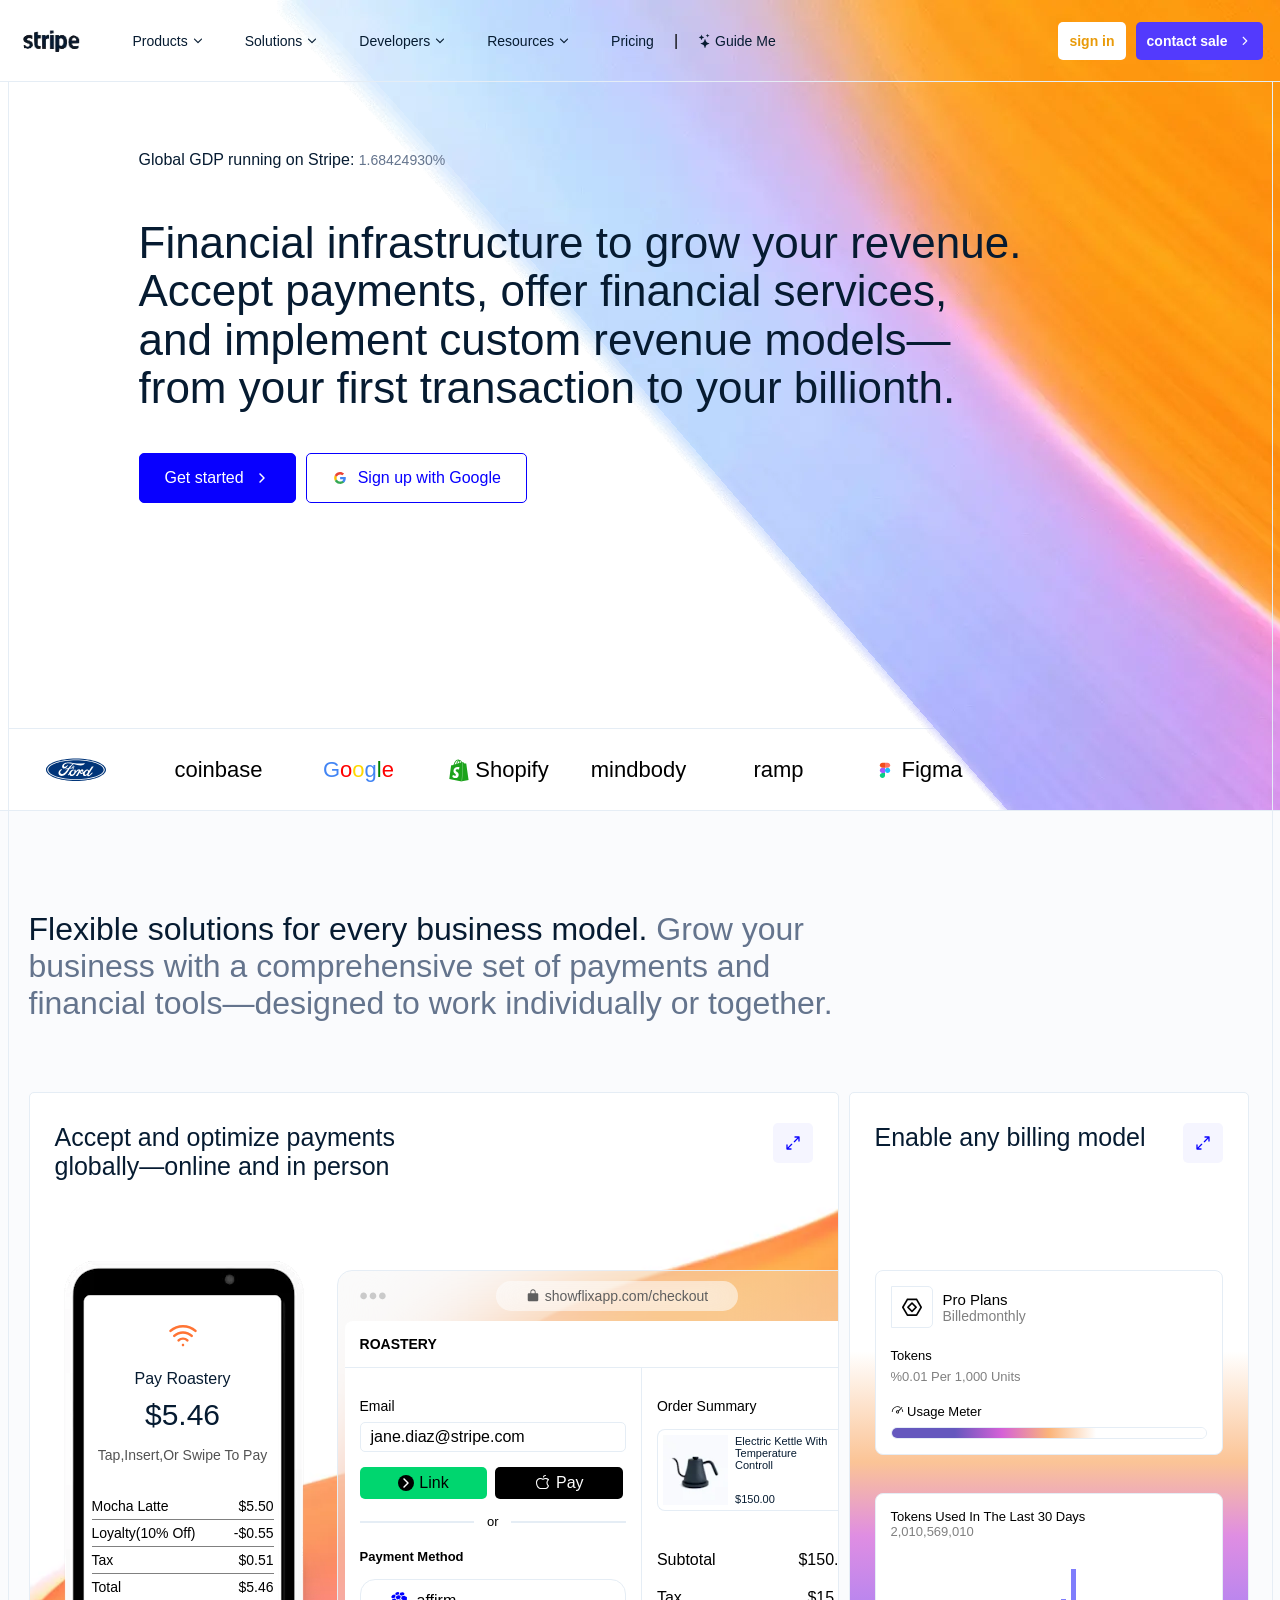
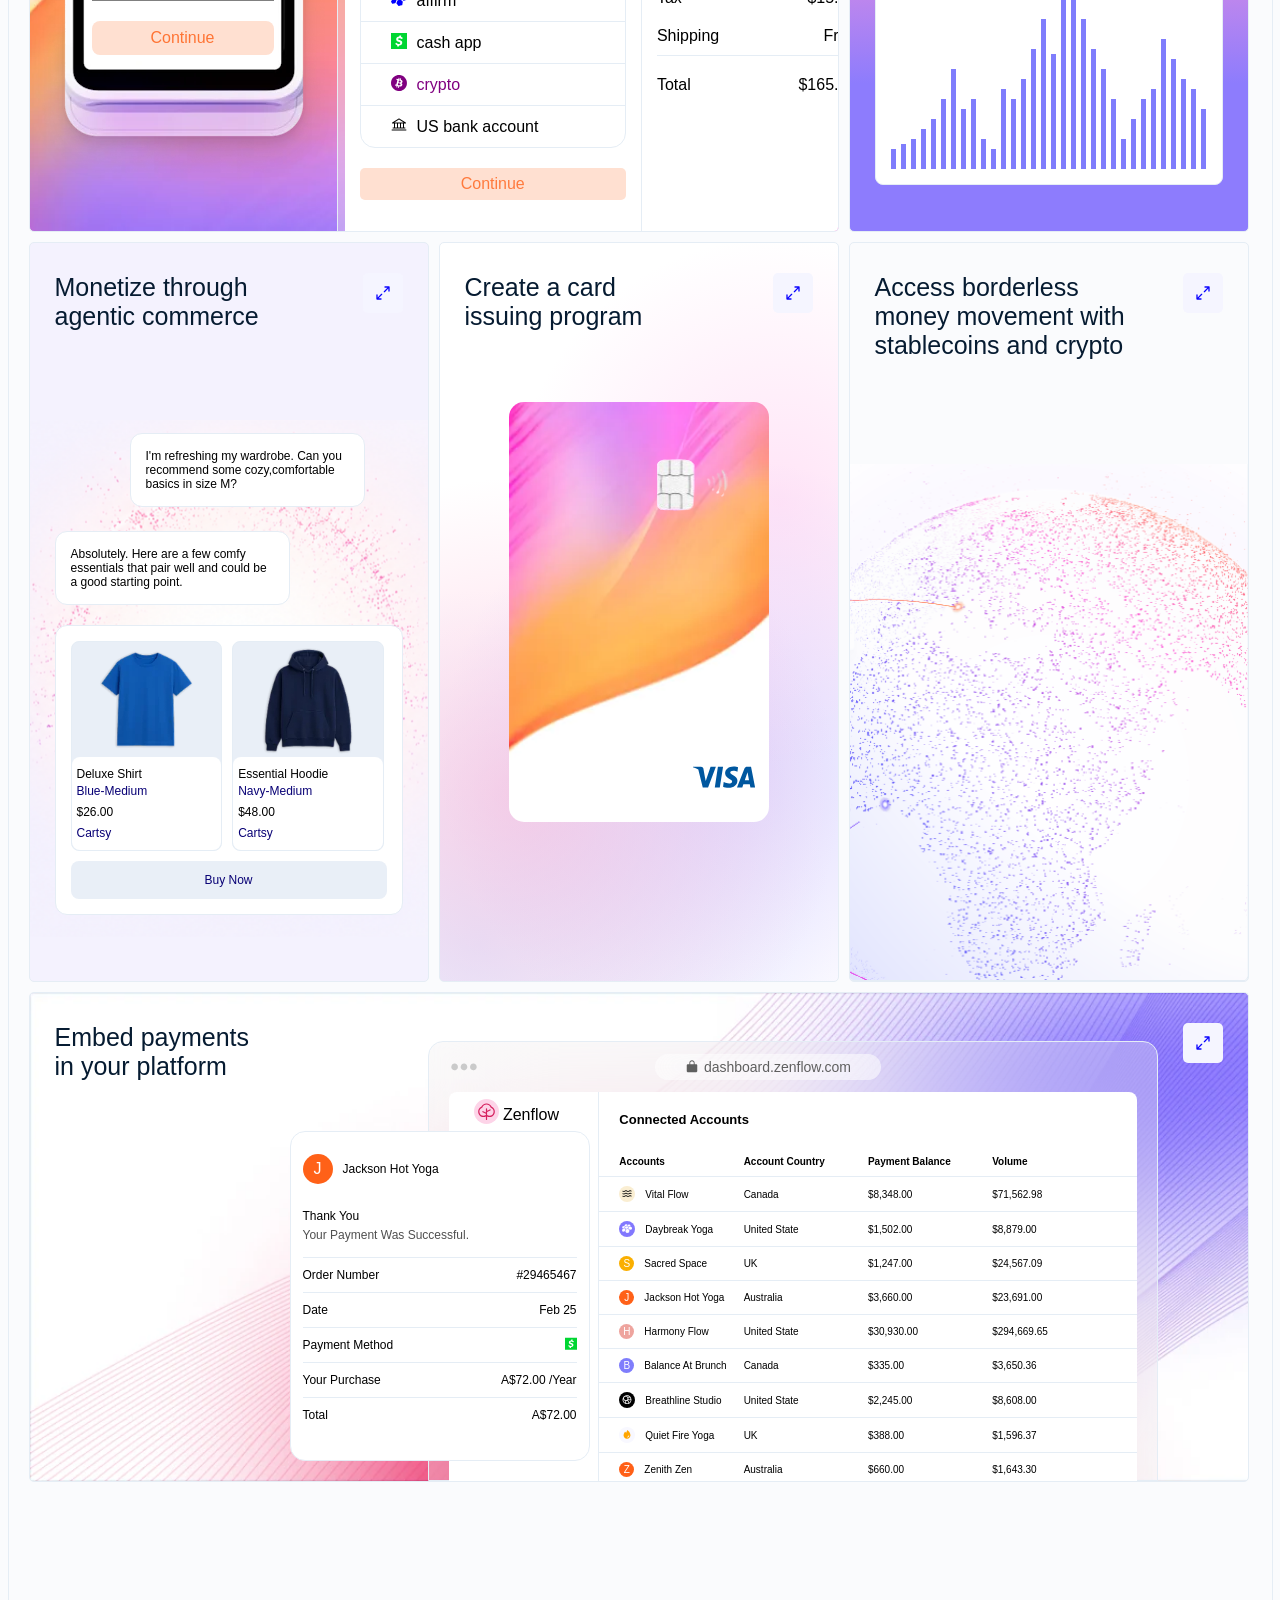
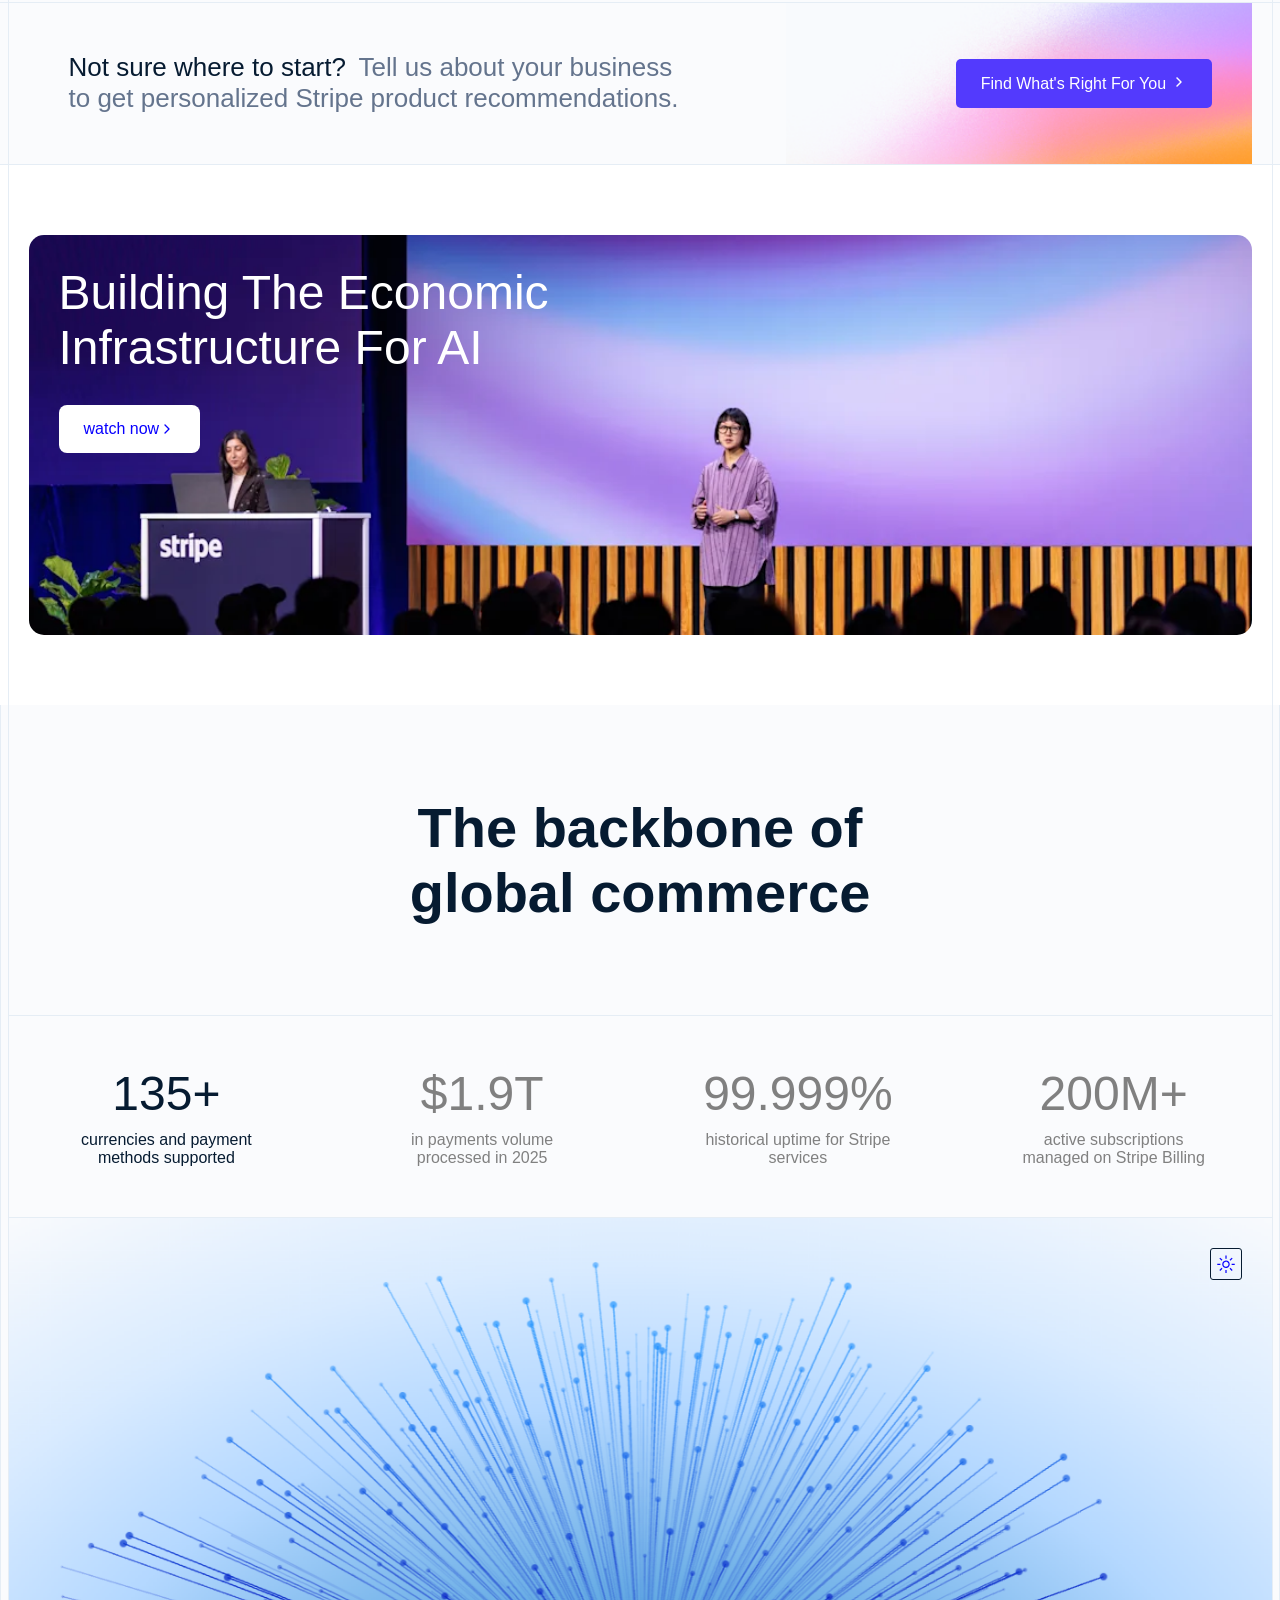
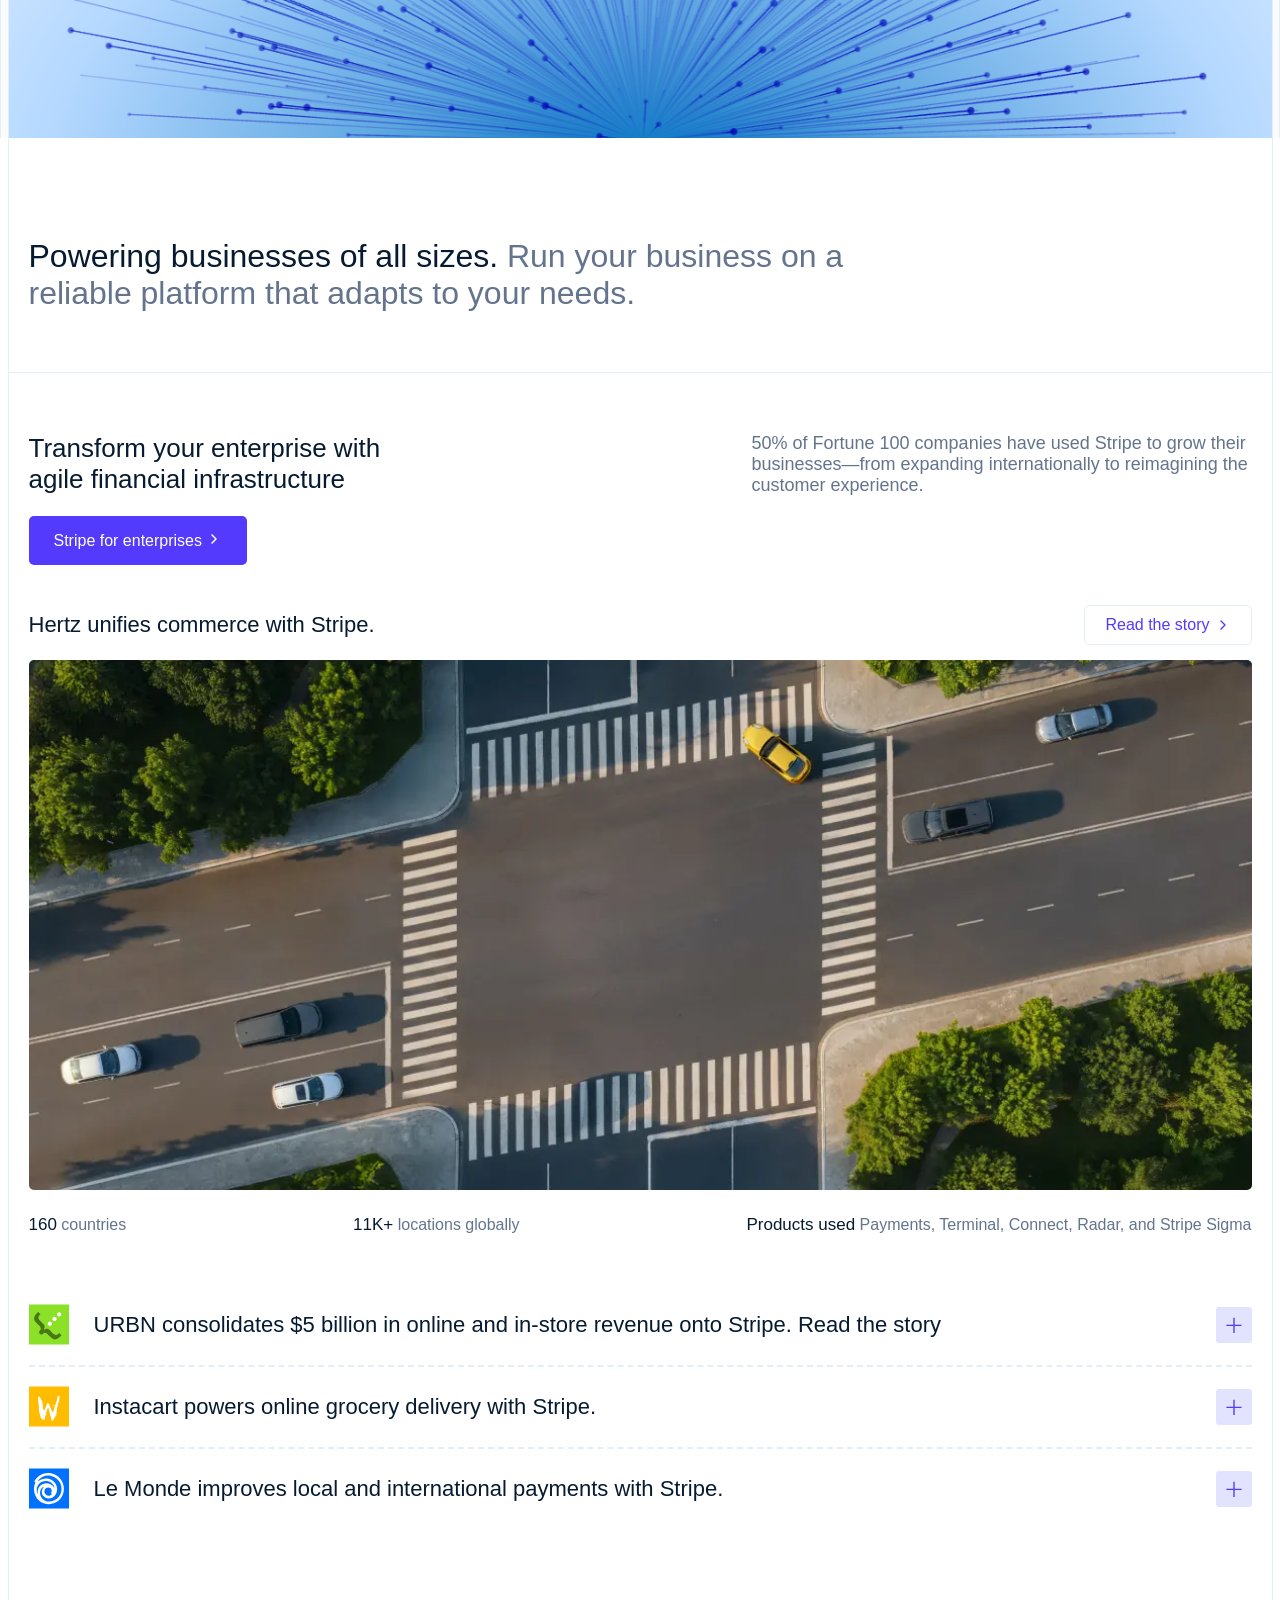
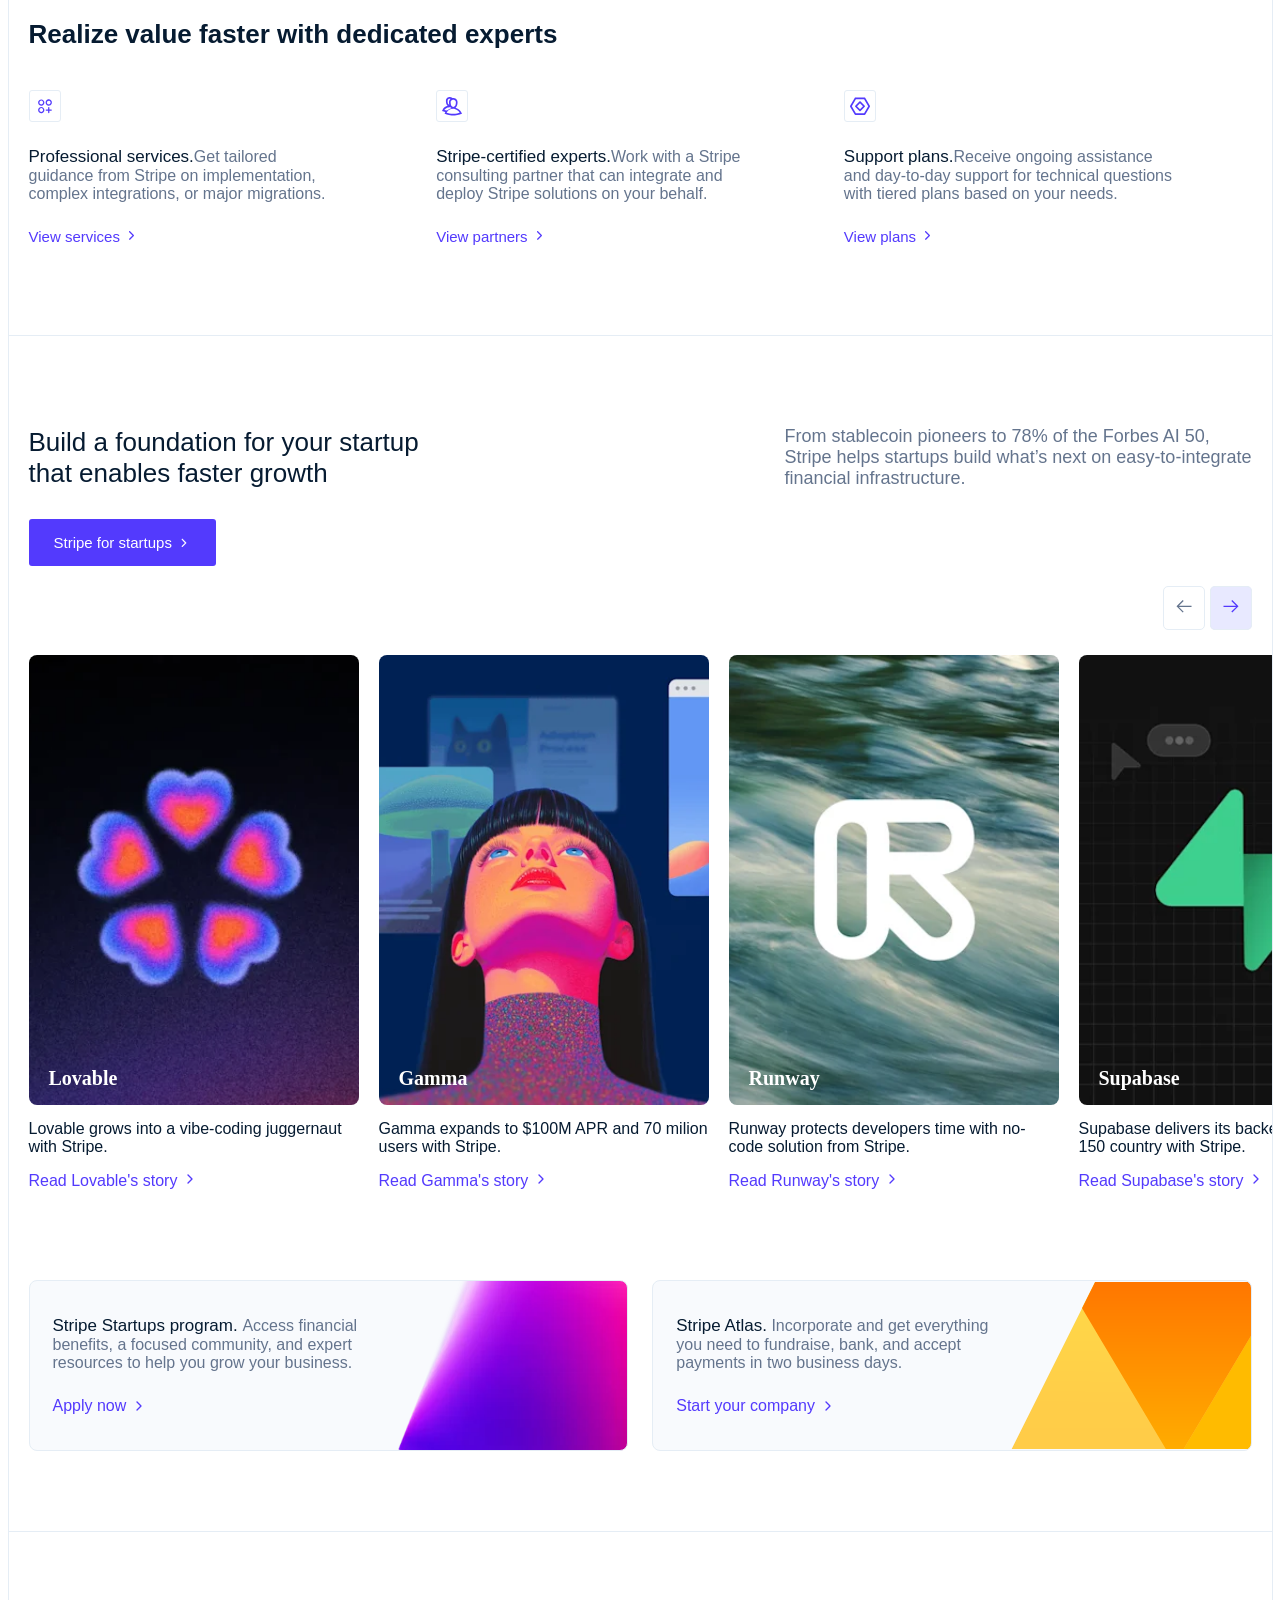
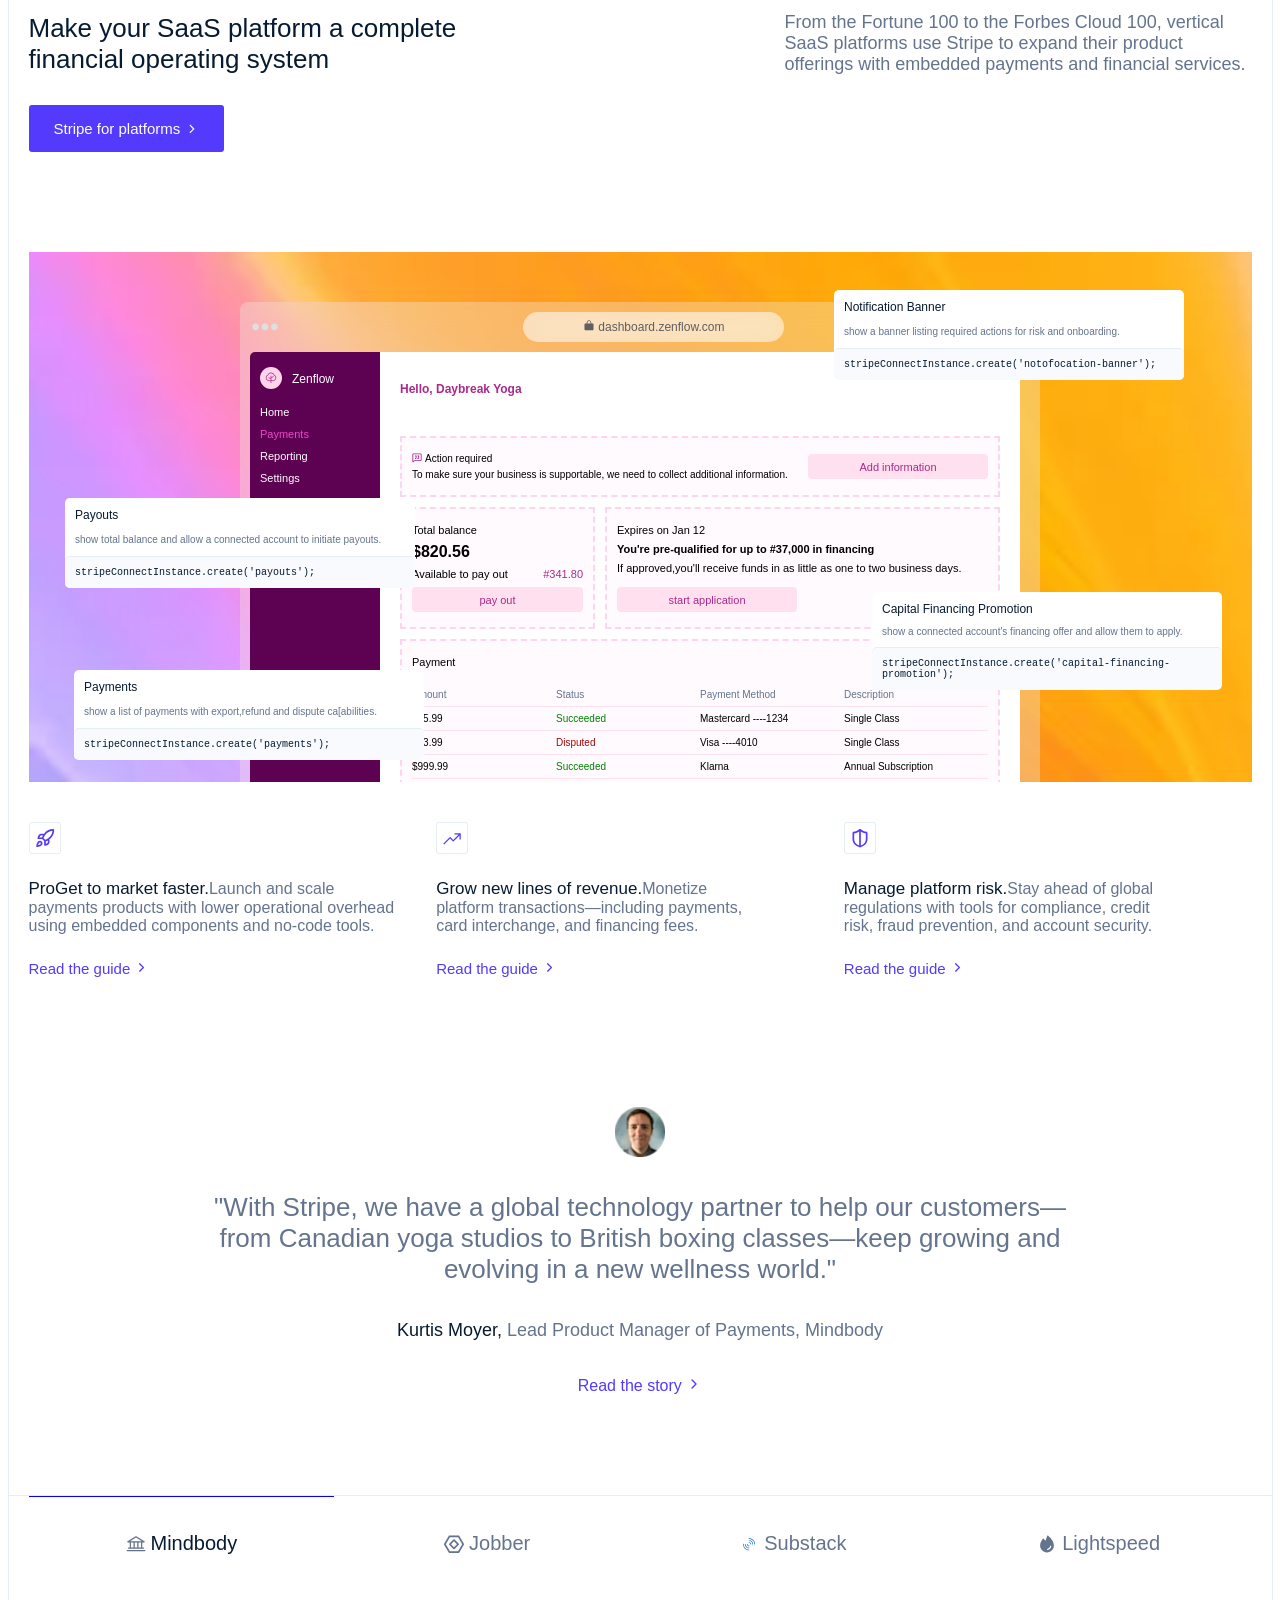
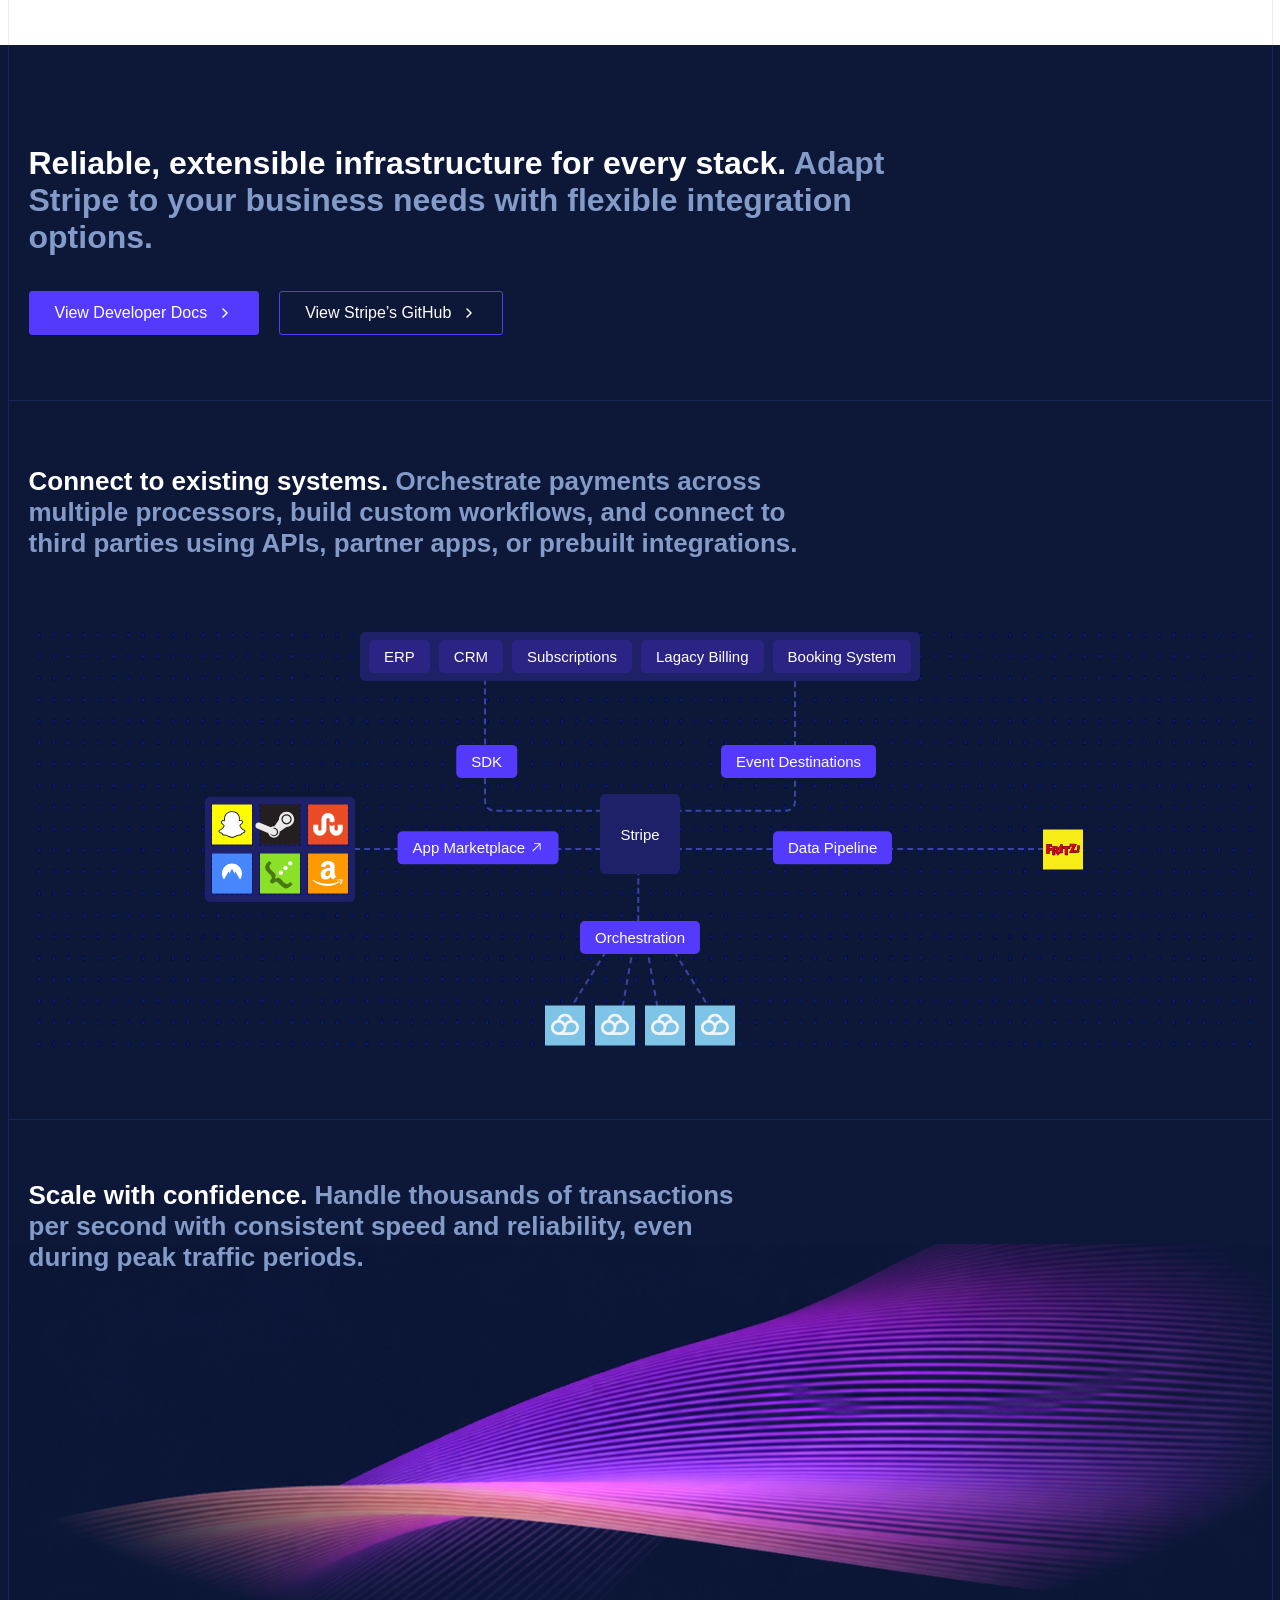
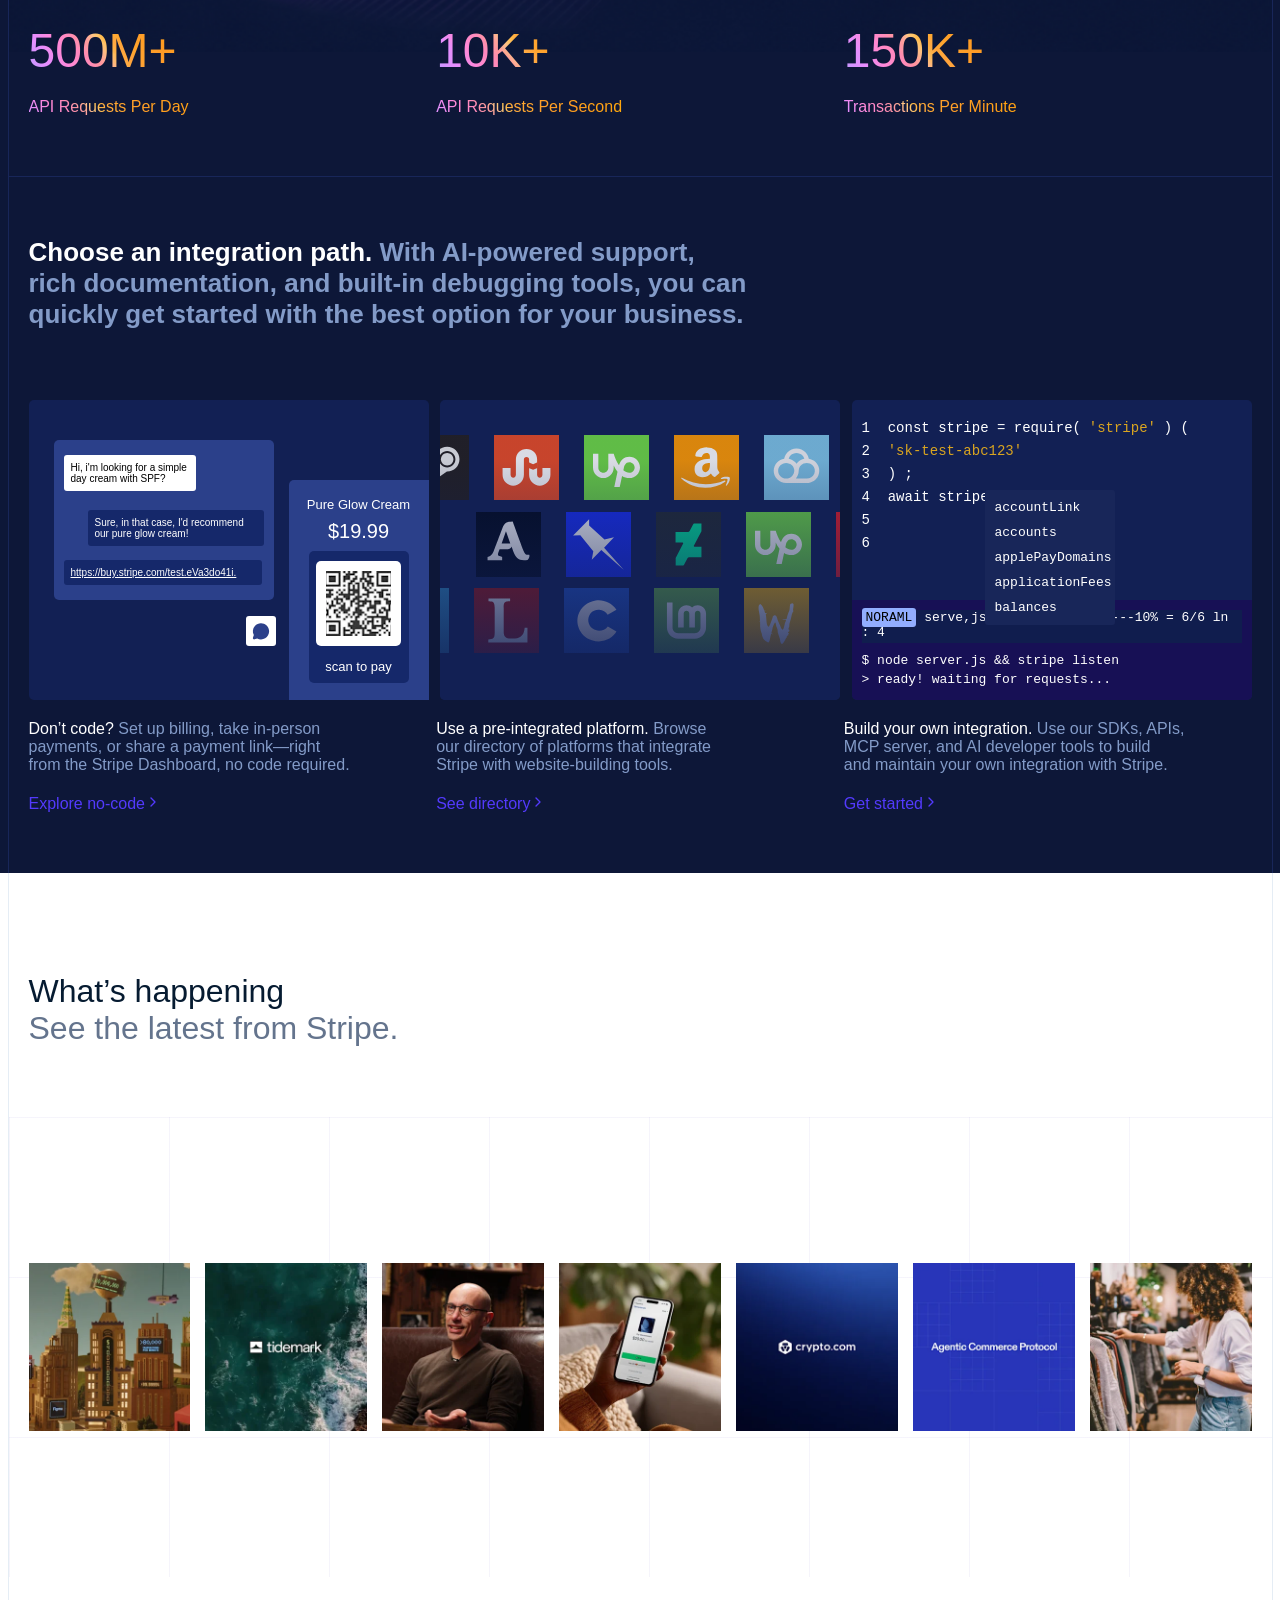
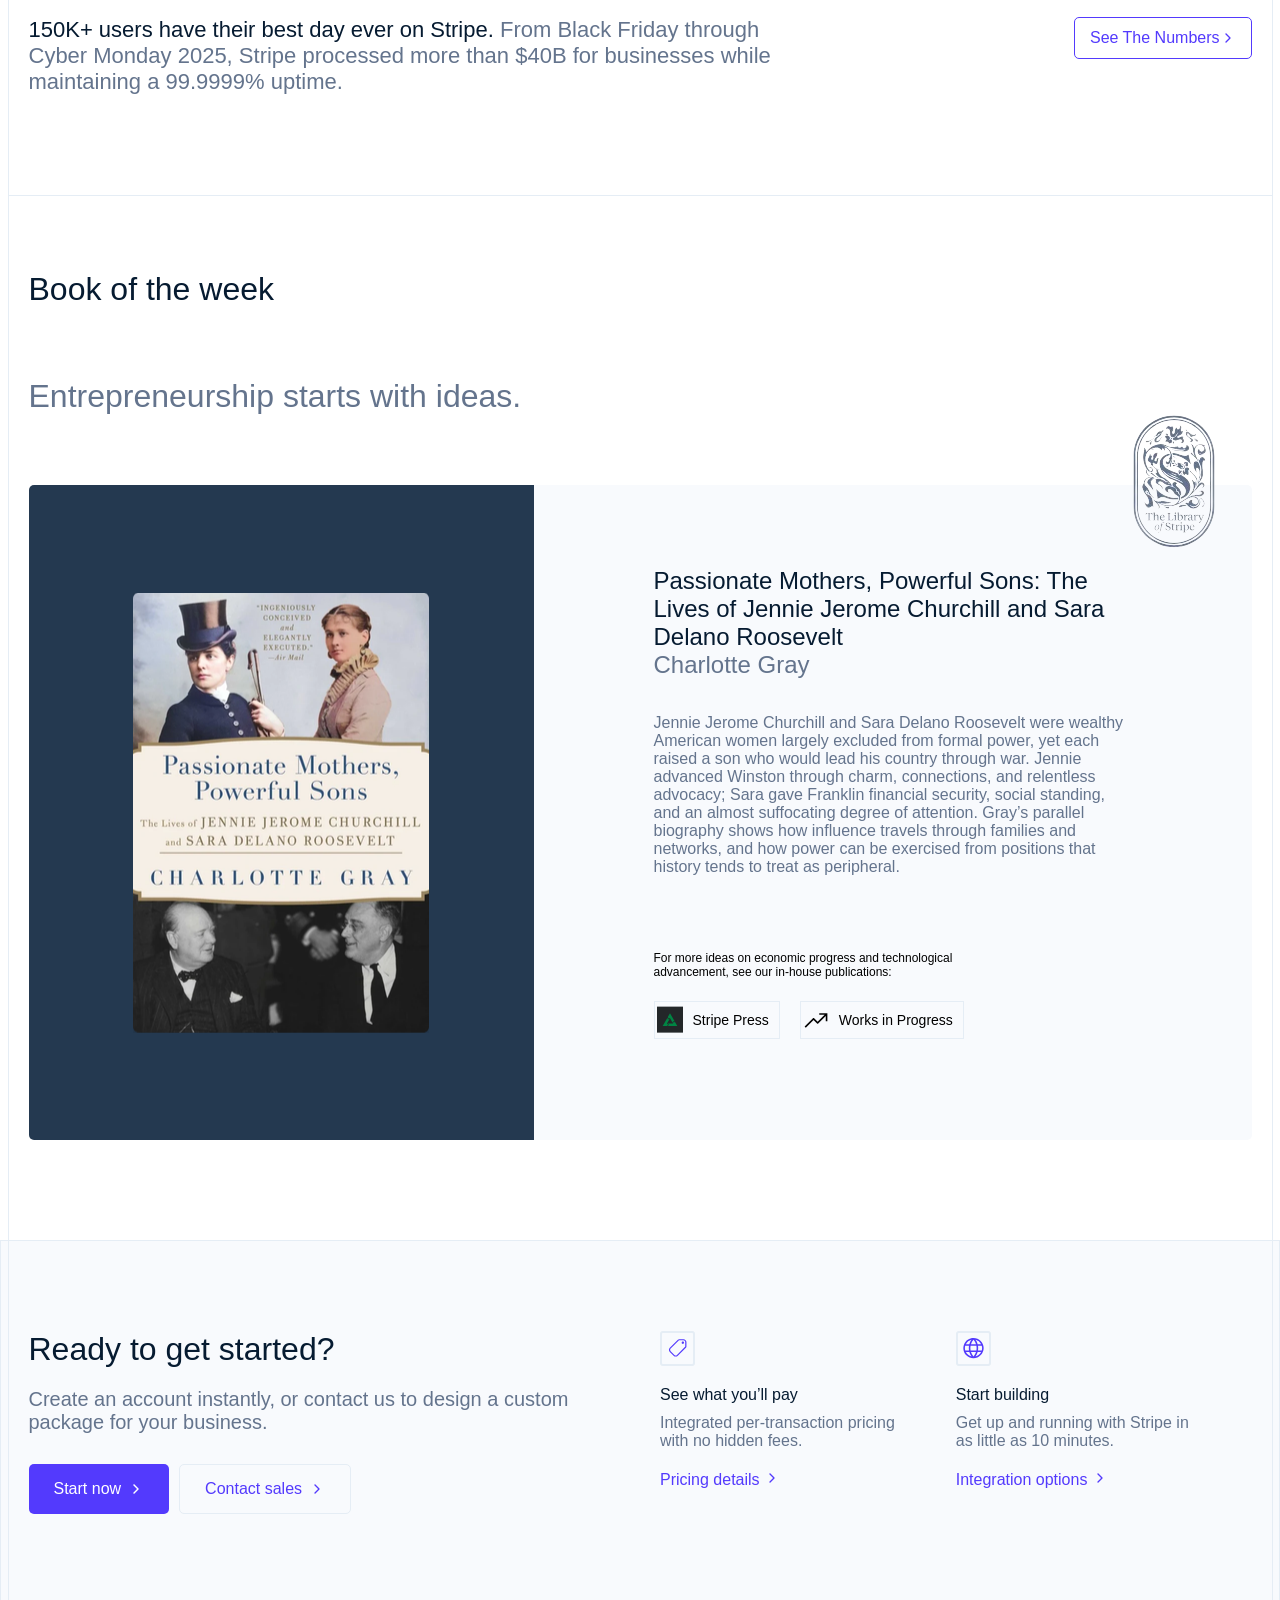
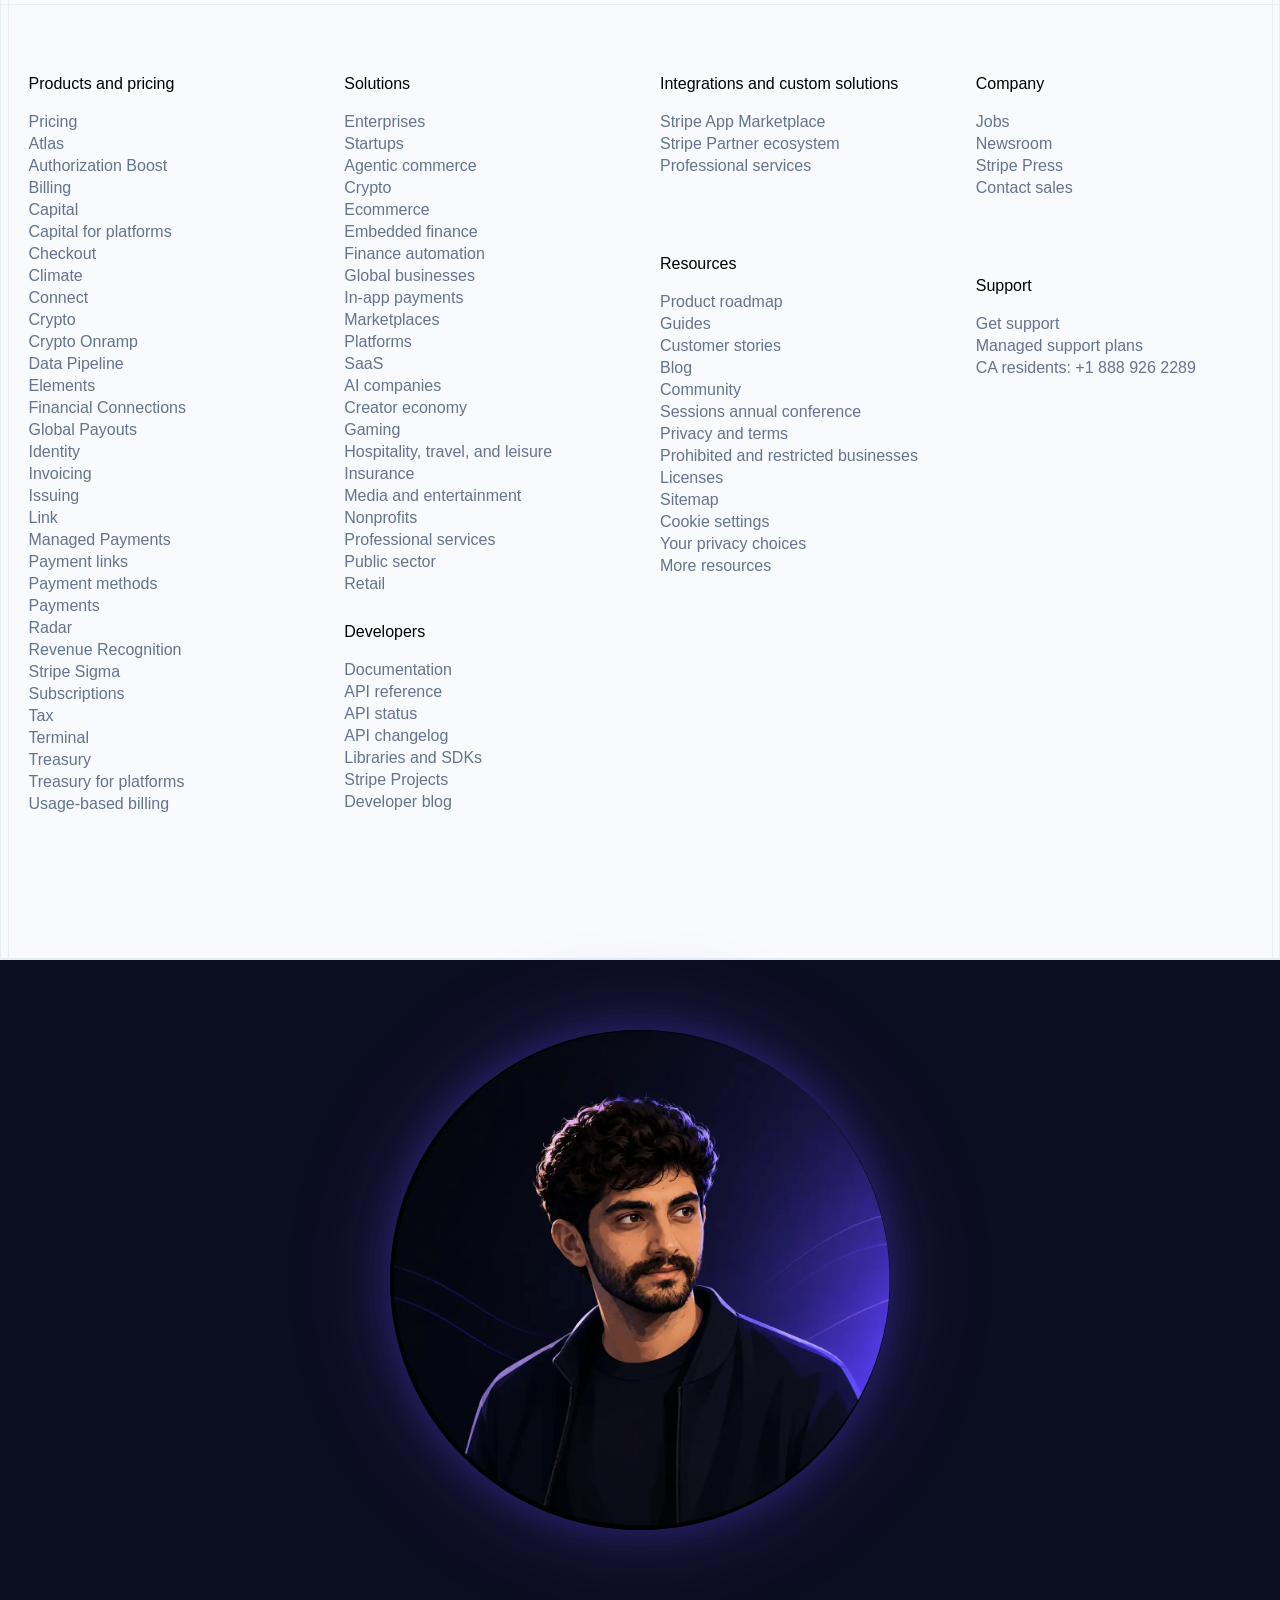
<file: index.html>
<!DOCTYPE html>
<html lang="en">

<head>
    <meta charset="UTF-8">
    <meta name="viewport" content="width=device-width, initial-scale=1.0">
    <title>Stripe</title>
    <link rel="stylesheet" href="assets/StyleSheet/public.css">
    <link rel="stylesheet" href="assets/StyleSheet/master.css">
    <link rel="stylesheet" href="assets/Font/FontSocials/style.css">
    <link rel="stylesheet" href="assets/Font/font/style.css">
</head>

<body>

    <!--==================#1 HEADER HTML ==================-->
    <!--===================================================-->
    <header>

        <!--================#1-2 MENU HTML ================-->
        <section>

            <!-- left -->
            <div>
                <a href=""><img src="assets/Images/Logo-removebg-preview.png" alt=""></a>
                <nav>
                    <ul>

                        <!-- dropdown 1 -->
                        <li>
                            <a href="">Products <i class="icon"></i></a>
                            <div>
                                <div>
                                    <h6>Payments</h6>
                                    <ul>
                                        <li>
                                            <a href="">Payments<i class="icon"></i></a>
                                            <span>Online payments</span>
                                        </li>
                                        <li>
                                            <a href="">Managed Payments<i class="icon"></i></a>
                                            <span>Merchant of record solution</span>
                                        </li>
                                        <li>
                                            <a href="">Payment links<i class="icon"></i></a>
                                            <span>No-code payments</span>
                                        </li>
                                        <li>
                                            <a href="">Checkout<i class="icon"></i></a>
                                            <span>Prebuilt payment UIs</span>
                                        </li>
                                        <li>
                                            <a href="">Elements<i class="icon"></i></a>
                                            <span>Flexible UI components</span>
                                        </li>
                                        <li>
                                            <a href="">Payment methods<i class="icon"></i></a>
                                            <span>Access to 100+</span>
                                        </li>
                                        <li>
                                            <a href="">Terminal<i class="icon"></i></a>
                                            <span>In-person payments</span>
                                        </li>
                                        <li>
                                            <a href="">Radar<i class="icon"></i></a>
                                            <span>Fraud prevention</span>
                                        </li>
                                        <li>
                                            <a href="">Authorization Boost<i class="icon"></i></a>
                                            <span>Acceptance optimizations</span>
                                        </li>
                                        <li>
                                            <a href="">Link<i class="icon"></i></a>
                                            <span>Accelerated checkout</span>
                                        </li>
                                    </ul>
                                </div>
                                <div>
                                    <h6>revenue</h6>
                                    <ul>
                                        <li>
                                            <a href="">Billing<i class="icon"></i></a>
                                            <span>Recurring revenue</span>
                                        </li>
                                        <li>
                                            <a href="">Metronome<i class="icon"></i></a>
                                            <span>Usage-based billing</span>
                                        </li>
                                        <li>
                                            <a href="">Subscriptions<i class="icon"></i></a>
                                            <span>Subscription management</span>
                                        </li>
                                        <li>
                                            <a href="">Invoicing<i class="icon"></i></a>
                                            <span>One-time or recurring</span>
                                        </li>
                                        <li>
                                            <a href="">Tax<i class="icon"></i></a>
                                            <span>Sales tax & VAT automation</span>
                                        </li>
                                        <li>
                                            <a href="">Revenue Recognition<i class="icon"></i></a>
                                            <span>Accounting automation</span>
                                        </li>
                                        <li>
                                            <a href="">Stripe Sigma<i class="icon"></i></a>
                                            <span>Custom reports</span>
                                        </li>
                                        <li>
                                            <a href="">Data Pipeline<i class="icon"></i></a>
                                            <span>Data sync</span>
                                        </li>
                                    </ul>
                                </div>
                                <div>
                                    <h6>money management</h6>
                                    <ul>
                                        <li>
                                            <a href="">Treasury<i class="icon"></i></a>
                                            <span>Business finances</span>
                                        </li>
                                        <li>
                                            <a href="">Global Payouts<i class="icon"></i></a>
                                            <span>Payouts to third parties</span>
                                        </li>
                                        <li>
                                            <a href="">Capital<i class="icon"></i></a>
                                            <span>Business financing</span>
                                        </li>
                                        <li>
                                            <a href="">Crypto<i class="icon"></i></a>
                                            <span>Wallet, stablecoin issuing, and card infrastructure</span>
                                        </li>
                                        <li>
                                            <a href="">Crypto Onramp<i class="icon"></i></a>
                                            <span>Embeddable crypto purchases</span>
                                        </li>
                                    </ul>
                                </div>
                                <div>
                                    <h6>platforms and marketplaces</h6>
                                    <ul>
                                        <li>
                                            <a href="">Connect<i class="icon"></i></a>
                                            <span>Payments for platforms</span>
                                        </li>
                                        <li>
                                            <a href="">Capital for platforms<i class="icon"></i></a>
                                            <span>Customer financing</span>
                                        </li>
                                        <li>
                                            <a href="">Treasury for platforms<i class="icon"></i></a>
                                            <span>Embedded financial services</span>
                                        </li>
                                        <li>
                                            <a href="">Issuing<i class="icon"></i></a>
                                            <span>Physical and virtual cards</span>
                                        </li>
                                    </ul>
                                </div>
                                <div>
                                    <h6>more</h6>
                                    <ul>
                                        <li>
                                            <a href="">Product roadmap <i class="icon"></i></a>
                                            <span>See what’s ahead</span>
                                        </li>
                                        <li>
                                            <a href="">Atlas <i class="icon"></i></a>
                                            <span>Startup incorporation</span>
                                        </li>
                                        <li>
                                            <a href="">Climate<i class="icon"></i></a>
                                            <span>Carbon removal</span>
                                        </li>
                                        <li>
                                            <a href="">Identity<i class="icon"></i></a>
                                            <span>Online identity verification</span>
                                        </li>
                                        <li>
                                            <a href="">Financial Connections<i class="icon"></i></a>
                                            <span>Linked financial account data</span>
                                        </li>
                                    </ul>
                                    <figure>
                                        <img src="assets/Images/sessions-2026-on-demand-bg & Building the economic.webp"
                                            alt="">
                                        <figcaption>
                                            <p>Stripe Sessions 2026</p>
                                            <span>See how Stripe is building the economic infrastructure for AI.</span>
                                            <a href="">Watch now</a>
                                        </figcaption>
                                    </figure>
                                </div>
                            </div>
                        </li>

                        <!-- dropdown 2 -->
                        <li>
                            <a href="">Solutions <i class="icon"></i></a>
                            <div>
                                <div>
                                    <h6>By stage</h6>
                                    <ul>
                                        <li>
                                            <a href="">Enterprises<i class="icon"></i></a>
                                            <span></span>
                                        </li>
                                        <li>
                                            <a href="">Startups<i class="icon"></i></a>
                                            <span></span>
                                        </li>
                                    </ul>
                                </div>
                                <div>
                                    <h6>By use case</h6>
                                    <ul>
                                        <li>
                                            <a href="">Agentic commerce<i class="icon"></i></a>
                                            <span></span>
                                        </li>
                                        <li>
                                            <a href="">Crypto<i class="icon"></i></a>
                                            <span></span>
                                        </li>
                                        <li>
                                            <a href="">Ecommerce<i class="icon"></i></a>
                                            <span></span>
                                        </li>
                                        <li>
                                            <a href="">Embedded finance<i class="icon"></i></a>
                                            <span></span>
                                        </li>
                                        <li>
                                            <a href="">Finance automation<i class="icon"></i></a>
                                            <span></span>
                                        </li>
                                        <li>
                                            <a href="">Global businesses<i class="icon"></i></a>
                                            <span></span>
                                        </li>
                                        <li>
                                            <a href="">In-app payments<i class="icon"></i></a>
                                            <span></span>
                                        </li>
                                        <li>
                                            <a href="">Marketplaces<i class="icon"></i></a>
                                            <span></span>
                                        </li>
                                        <li>
                                            <a href="">Platforms<i class="icon"></i></a>
                                            <span></span>
                                        </li>
                                        <li>
                                            <a href="">SaaS<i class="icon"></i></a>
                                            <span></span>
                                        </li>
                                    </ul>
                                </div>
                                <div>
                                    <h6>By industry</h6>
                                    <ul>
                                        <li>
                                            <a href="">AI companies<i class="icon"></i></a>
                                            <span></span>
                                        </li>
                                        <li>
                                            <a href="">Creator economy<i class="icon"></i></a>
                                            <span></span>
                                        </li>
                                        <li>
                                            <a href="">Gaming<i class="icon"></i></a>
                                            <span></span>
                                        </li>
                                        <li>
                                            <a href="">Hospitality, travel, and leisure<i class="icon"></i></a>
                                            <span></span>
                                        </li>
                                        <li>
                                            <a href="">Insurance<i class="icon"></i></a>
                                            <span></span>
                                        </li>
                                        <li>
                                            <a href="">Media and entertainment<i class="icon"></i></a>
                                            <span></span>
                                        </li>
                                        <li>
                                            <a href="">Nonprofits<i class="icon"></i></a>
                                            <span></span>
                                        </li>
                                        <li>
                                            <a href="">Professional services<i class="icon"></i></a>
                                            <span></span>
                                        </li>
                                        <li>
                                            <a href="">Public sector<i class="icon"></i></a>
                                            <span></span>
                                        </li>
                                        <li>
                                            <a href="">Retail<i class="icon"></i></a>
                                            <span></span>
                                        </li>
                                    </ul>
                                </div>
                                <div>
                                    <h6>Ecosystem</h6>
                                    <ul>
                                        <li>
                                            <a href="">Partners<i class="icon"></i></a>
                                            <span></span>
                                        </li>
                                        <li>
                                            <a href="">Stripe App Marketplace<i class="icon"></i></a>
                                            <span></span>
                                        </li>
                                    </ul>
                                </div>
                            </div>
                        </li>

                        <!-- dropdown 3 -->
                        <li>
                            <a href="">Developers <i class="icon"></i></a>
                            <div>
                                <div>
                                    <h6>Documentation</h6>
                                    <ul>
                                        <li>
                                            <a href="">Stripe docs<i class="icon"></i></a>
                                            <span></span>
                                        </li>
                                        <li>
                                            <a href="">API reference<i class="icon"></i></a>
                                            <span></span>
                                        </li>
                                        <li>
                                            <a href="">Libraries and SDKs<i class="icon"></i></a>
                                            <span></span>
                                        </li>
                                        <li>
                                            <a href="">Stripe Apps<i class="icon"></i></a>
                                            <span></span>
                                        </li>
                                    </ul>
                                </div>
                                <div>
                                    <h6>Guides</h6>
                                    <ul>
                                        <li>
                                            <a href="">Accept online payments<i class="icon"></i></a>
                                            <span></span>
                                        </li>
                                        <li>
                                            <a href="">Implement a prebuilt checkout<i class="icon"></i></a>
                                            <span></span>
                                        </li>
                                        <li>
                                            <a href="">Build a platform or marketplace<i class="icon"></i></a>
                                            <span></span>
                                        </li>
                                        <li>
                                            <a href="">Manage subscriptions<i class="icon"></i></a>
                                            <span></span>
                                        </li>
                                        <li>
                                            <a href="">Offer usage-based billing<i class="icon"></i></a>
                                            <span></span>
                                        </li>
                                        <li>
                                            <a href="">Issue stablecoin-backed cards<i class="icon"></i></a>
                                            <span></span>
                                        </li>
                                        <li>
                                            <a href="">Provision and manage services with agents<i
                                                    class="icon"></i></a>
                                            <span></span>
                                        </li>
                                    </ul>
                                </div>
                                <div>
                                    <h6>Resources</h6>
                                    <ul>
                                        <li>
                                            <a href="">App integrations<i class="icon"></i></a>
                                            <span></span>
                                        </li>
                                        <li>
                                            <a href=""><i class="icon"></i></a>
                                            <span></span>
                                        </li>
                                        <li>
                                            <a href="">Code samples<i class="icon"></i></a>
                                            <span></span>
                                        </li>
                                        <li>
                                            <a href="">Developer blog<i class="icon"></i></a>
                                            <span></span>
                                        </li>
                                        <li>
                                            <a href="">API status<i class="icon"></i></a>
                                            <span></span>
                                        </li>
                                    </ul>
                                </div>
                            </div>
                        </li>

                        <!-- dropdown 4 -->
                        <li>
                            <a href="">Resources <i class="icon"></i></a>
                            <div>
                                <div>
                                    <h6>Learn</h6>
                                    <ul>
                                        <li>
                                            <a href="">Blog<i class="icon"></i></a>
                                            <span></span>
                                        </li>
                                        <li>
                                            <a href="">Community<i class="icon"></i></a>
                                            <span></span>
                                        </li>
                                        <li>
                                            <a href="">Customer stories<i class="icon"></i></a>
                                            <span></span>
                                        </li>
                                        <li>
                                            <a href="">Guides<i class="icon"></i></a>
                                            <span></span>
                                        </li>
                                    </ul>
                                </div>
                                <div>
                                    <h6>Support</h6>
                                    <ul>
                                        <li>
                                            <a href="">Get support<i class="icon"></i></a>
                                            <span></span>
                                        </li>
                                        <li>
                                            <a href="">Managed support plans<i class="icon"></i></a>
                                            <span></span>
                                        </li>
                                        <li>
                                            <a href="">Professional services<i class="icon"></i></a>
                                            <span></span>
                                        </li>
                                    </ul>
                                </div>
                                <div>
                                    <h6>Company</h6>
                                    <ul>
                                        <li>
                                            <a href="">Product roadmap<i class="icon"></i></a>
                                            <span></span>
                                        </li>
                                        <li>
                                            <a href="">Sessions annual conference<i class="icon"></i></a>
                                            <span></span>
                                        </li>
                                        <li>
                                            <a href="">Jobs<i class="icon"></i></a>
                                            <span></span>
                                        </li>
                                        <li>
                                            <a href="">Newsroom<i class="icon"></i></a>
                                            <span></span>
                                        </li>
                                        <li>
                                            <a href="">Stripe Press<i class="icon"></i></a>
                                            <span></span>
                                        </li>
                                    </ul>
                                </div>
                                <div>
                                    <h6>Contact</h6>
                                    <ul>
                                        <li>
                                            <a href="">Contact sales<i class="icon"></i></a>
                                            <span></span>
                                        </li>
                                        <li>
                                            <a href="">Become a partner<i class="icon"></i></a>
                                            <span></span>
                                        </li>
                                        <li>
                                            <a href=""><i class="icon"></i></a>
                                            <span></span>
                                        </li>
                                        <li>
                                            <a href=""><i class="icon"></i></a>
                                            <span></span>
                                        </li>
                                    </ul>
                                </div>
                            </div>
                        </li>
                        <li>
                            <a href="">Pricing </a>
                            <span>|</span>

                        </li>
                        <li>
                            <a href=""> <i class="icon"></i> Guide me</a>
                            <ul>
                                <div></div>
                            </ul>
                        </li>
                    </ul>
                </nav>
            </div>

            <!-- right -->
            <div>
                <a href="">sign in</a>
                <a href="">contact sale <i class="icon"></i></a>
            </div>
        </section>

        <!--================#1-2 HERO HTML ================-->
        <section>

            <!-- content -->
            <div>
                <p>Global GDP running on Stripe: <span>1.68424930%</span></p>
                <h1>Financial infrastructure to grow your revenue. Accept payments, offer financial services, and
                    implement custom revenue
                    models—from your first transaction to your billionth.</h1>
                <a href="">Get started <i class="icon"></i></a>
                <a href=""><i class="icon"></i> Sign up with Google</a>
            </div>

            <!-- logos -->
            <div>
                <div>
                    <a href=""><i class="icon"></i></a>
                    <a href="">coinbase</a>
                    <a href="">
                        <span>G</span>
                        <span>o</span>
                        <span>o</span>
                        <span>g</span>
                        <span>l</span>
                        <span>e</span>
                    </a>
                    <a href=""><i class="icon"></i>Shopify</a>
                    <a href="">mindbody</a>
                    <a href="">ramp</a>
                    <a href=""><i class="icon"></i>Figma</a>
                    <a href="">Woo</a>
                    <a href=""><i class="icon"></i>Vercel</a>
                    <a href="">Uber</a>
                    <a href="">Antrop\c</a>
                    <a href=""><i class="icon"></i>Amazon</a>
                    <a href="">lightspeed</a>
                    <a href=""><i class="icon"></i>Nvidia</a>
                    <a href=""><i class="icon"></i></a>
                    <a href="">coinbase</a>
                    <a href="">
                        <span>G</span>
                        <span>o</span>
                        <span>o</span>
                        <span>g</span>
                        <span>l</span>
                        <span>e</span>
                    </a>
                    <a href=""><i class="icon"></i>Shopify</a>
                    <a href="">mindbody</a>
                    <a href="">ramp</a>
                    <a href=""><i class="icon"></i>Figma</a>
                    <a href="">Woo</a>
                    <a href=""><i class="icon"></i>Vercel</a>
                    <a href="">Uber</a>
                    <a href="">Antrop\c</a>
                    <a href=""><i class="icon"></i>Amazon</a>
                    <a href="">lightspeed</a>
                    <a href=""><i class="icon"></i>Nvidia</a>
                </div>
            </div>
        </section>
    </header>

    <!--=================#2 CONTENT HTML ==================-->
    <!--===================================================-->
    <main>

        <!--==================#2-1 FLEXIBLE SOLUTION HTML ==================-->
        <section>
            <div>

                <!-- title -->
                <div>
                    <h2>Flexible solutions for every business model. <span>Grow your business with a comprehensive set
                            of payments and financial
                            tools⁠—⁠designed to work individually or together.</span></h2>
                </div>

                <!-- middle content -->
                <div>

                    <!-- 1 -->
                    <div>
                        <div>
                            <h3>Accept and optimize payments globally—online and in person</h3>
                            <i class="icon"></i>
                        </div>

                        <!-- phone -->
                        <div>
                            <img src="assets/Images/Phone.webp" alt="">

                            <!-- v1 -->
                            <div>
                                <i class="icon"></i>
                                <span>pay roastery</span>
                                <span>$5.46</span>
                                <span>Tap,insert,or swipe to pay</span>
                                <div>
                                    <span>mocha latte</span>
                                    <span>$5.50</span>
                                </div>
                                <div>
                                    <span>loyalty(10% off)</span>
                                    <span>-$0.55</span>
                                </div>
                                <div>
                                    <span>tax</span>
                                    <span>$0.51</span>
                                </div>
                                <div>
                                    <span>total</span>
                                    <span>$5.46</span>
                                </div>
                                <span>Continue</span>
                            </div>

                            <!-- v2 -->
                            <div>
                                <i class="icon"></i>
                                <span>cartsy bezahlen</span>
                                <span>$26.89</span>
                                <span>Tap,insert,or swipe to pay</span>
                                <div>
                                    <span>deluxe-hemd</span>
                                    <span>$22.60</span>
                                </div>
                                <div>
                                    <span>VAT</span>
                                    <span>$4.29</span>
                                </div>
                                <div>
                                    <span>summe</span>
                                    <span>%26.89</span>
                                </div>
                                <span>weiter</span>
                            </div>
                        </div>

                        <!-- windows 1 -->
                        <div>

                            <!-- top -->
                            <div>
                                <i class="icon"></i>
                                <div>
                                    <i class="icon">𐀂</i>
                                    <span>showflixapp.com/checkout</span>
                                </div>
                            </div>

                            <!-- bottom -->
                            <div>

                                <!-- name -->
                                <span>roastery</span>

                                <!-- credit card -->
                                <div>
                                    <span>email</span>
                                    <span>jane.diaz@stripe.com</span>
                                    <a href=""> <i class="icon"></i> link</a>
                                    <a href=""> <i class="icon">ﴚ</i> pay</a>
                                    <p>
                                        <span></span>
                                        <span>or</span>
                                        <span></span>
                                    </p>
                                    <span>payment method</span>
                                    <div>
                                        <span><i class="icon"></i>affirm</span>
                                        <span><i class="icon"></i>cash app</span>
                                        <span><i class="icon"></i>crypto</span>
                                        <span><i class="icon">﹈</i>US bank account</span>
                                    </div>
                                    <a href="">continue</a>
                                </div>

                                <!-- product -->
                                <div>
                                    <span>order summary</span>
                                    <figure>
                                        <img src="assets/Images/electric-kettle.webp" alt="">
                                        <figcaption>
                                            <span>Electric kettle with temperature controll</span>
                                            <span>$150.00</span>
                                        </figcaption>
                                    </figure>
                                    <div>
                                        <span>subtotal</span>
                                        <span>$150.</span>
                                    </div>
                                    <div>
                                        <span>tax</span>
                                        <span>$15.</span>
                                    </div>
                                    <div>
                                        <span>shipping</span>
                                        <span>Fr</span>
                                    </div>
                                    <div>
                                        <span>total</span>
                                        <span>$165.</span>
                                    </div>
                                </div>
                            </div>
                        </div>

                        <!-- windows 2 -->
                        <div>

                            <!-- top -->
                            <div>
                                <i class="icon"></i>
                                <div>
                                    <i class="icon">𐀂</i>
                                    <span>cartsy.com/checkout</span>
                                </div>
                            </div>

                            <!-- bottom -->
                            <div>

                                <!-- name -->
                                <span>cartsy</span>

                                <!-- credit card -->
                                <div>
                                    <span>E-mail</span>
                                    <span>damin.michelfelder@example.com</span>
                                    <a href=""> <i class="icon"></i> link</a>
                                    <a href=""> <i class="icon">ﴚ</i> pay</a>
                                    <p>
                                        <span></span>
                                        <span>or</span>
                                        <span></span>
                                    </p>
                                    <span>payment method</span>
                                    <div>
                                        <span><i class="icon">𐀂</i>Karte</span>
                                        <span><i class="icon"></i>Klarna</span>
                                        <span><i class="icon"></i>Rechung</span>
                                        <span><i class="icon">﹈</i>Euro bank account</span>
                                    </div>
                                    <a href="">continue</a>
                                </div>

                                <!-- product -->
                                <div>
                                    <span>zusammenfassung der bestellur</span>
                                    <figure>
                                        <img src="assets/Images/hoodie-navy.webp" alt="">
                                        <figcaption>
                                            <span>unverzichtbarer hoodie</span>
                                            <span>$41.70</span>
                                        </figcaption>
                                    </figure>
                                    <div>
                                        <span>zwischensumme</span>
                                        <span>$41.</span>
                                    </div>
                                    <div>
                                        <span>VAT</span>
                                        <span>$7.</span>
                                    </div>
                                    <div>
                                        <span>versand</span>
                                        <span>Fr</span>
                                    </div>
                                    <div>
                                        <span>summe</span>
                                        <span>$49.</span>
                                    </div>
                                </div>
                            </div>
                        </div>
                    </div>

                    <!-- 2 -->
                    <div>
                        <div>
                            <h3>Enable any billing model</h3>
                            <i class="icon"></i>
                        </div>

                        <!-- top -->
                        <div>
                            <div>
                                <i class="icon"></i>
                                <div>
                                    <span>pro plans</span>
                                    <span>billedmonthly</span>
                                </div>
                            </div>
                            <span>tokens</span>
                            <span>%0.01 per 1,000 units</span>
                            <span><i class="icon"></i> usage meter</span>
                            <div></div>
                        </div>

                        <!-- bottom -->
                        <div>
                            <span>tokens used in the last 30 days</span>
                            <span>2,010,569,010</span>
                            <div>
                                <div></div>
                                <div></div>
                                <div></div>
                                <div></div>
                                <div></div>
                                <div></div>
                                <div></div>
                                <div></div>
                                <div></div>
                                <div></div>
                                <div></div>
                                <div></div>
                                <div></div>
                                <div></div>
                                <div></div>
                                <div></div>
                                <div></div>
                                <div></div>
                                <div></div>
                                <div></div>
                                <div></div>
                                <div></div>
                                <div></div>
                                <div></div>
                                <div></div>
                                <div></div>
                                <div></div>
                                <div></div>
                                <div></div>
                                <div></div>
                                <div></div>
                                <div></div>
                            </div>
                        </div>
                    </div>

                    <!-- 3 -->
                    <div>
                        <div>
                            <h3>Monetize through agentic commerce</h3>
                            <i class="icon"></i>
                        </div>
                        <div>
                            <span>I'm refreshing my wardrobe. Can you recommend some cozy,comfortable basics in size
                                M?</span>
                        </div>
                        <div>
                            <span>Absolutely. Here are a few comfy essentials that pair well and could be a good
                                starting point.</span>
                        </div>
                        <div>
                            <figure>
                                <img src="assets/Images/shirt-blue.webp" alt="">
                                <figcaption>
                                    <span>deluxe shirt</span>
                                    <span>blue-medium</span>
                                    <span>$26.00</span>
                                    <span>cartsy</span>
                                </figcaption>
                            </figure>
                            <figure>
                                <img src="assets/Images/hoodie-navy.webp" alt="">
                                <figcaption>
                                    <span>essential hoodie</span>
                                    <span>navy-medium</span>
                                    <span>$48.00</span>
                                    <span>cartsy</span>
                                </figcaption>
                            </figure>
                            <a href=""> buy now</a>
                        </div>
                    </div>

                    <!-- 4 -->
                    <div>
                        <div>
                            <h3>Create a card issuing program</h3>
                            <i class="icon"></i>
                        </div>
                        <div>
                            <img src="assets/Images/Simcard-removebg-preview.png" alt="">
                            <i class="icon"></i>

                        </div>
                    </div>

                    <!-- 5 -->
                    <div>
                        <div>
                            <h3>Access borderless money movement with stablecoins and crypto</h3>
                            <i class="icon"></i>
                        </div>
                    </div>

                    <!-- 6 -->
                    <div>
                        <div>
                            <h3>Embed payments in your platform</h3>
                            <i class="icon"></i>
                        </div>

                        <!-- left box -->
                        <div>
                            <div>
                                <span>J</span>
                                <span>jackson hot yoga</span>
                            </div>
                            <span>thank you</span>
                            <span>your payment was successful.</span>
                            <div>
                                <span>order number</span>
                                <span>#29465467</span>
                            </div>
                            <div>
                                <span>date</span>
                                <span>feb 25</span>
                            </div>
                            <div>
                                <span>payment method</span>
                                <span><i class="icon"></i></span>
                            </div>
                            <div>
                                <span>your purchase</span>
                                <span>a$72.00 /year</span>
                            </div>
                            <div>
                                <span>total</span>
                                <span>a$72.00</span>
                            </div>
                        </div>

                        <!-- right box -->
                        <div>

                            <!-- url -->
                            <div>
                                <i class="icon"></i>
                                <div><i class="icon">𐀂</i> dashboard.zenflow.com</div>
                            </div>

                            <!-- inner -->
                            <div>

                                <!-- left -->
                                <div>
                                    <span><i class="icon">鈴</i> zenflow </span>
                                </div>

                                <!-- right -->
                                <div>
                                    <p>connected accounts</p>
                                    <div>
                                        <span>accounts</span>
                                        <span>account country</span>
                                        <span>payment balance </span>
                                        <span>volume </span>
                                    </div>
                                    <div>
                                        <span><i class="icon"></i>vital flow</span>
                                        <span>canada</span>
                                        <span>$8,348.00</span>
                                        <span>$71,562.98</span>
                                    </div>
                                    <div>
                                        <span><i class="icon"></i> daybreak yoga</span>
                                        <span>united state</span>
                                        <span>$1,502.00</span>
                                        <span>$8,879.00</span>
                                    </div>
                                    <div>
                                        <span><span>S</span>sacred space</span>
                                        <span>UK</span>
                                        <span>$1,247.00</span>
                                        <span>$24,567.09</span>
                                    </div>
                                    <div>
                                        <span><span>J</span>jackson hot yoga </span>
                                        <span>australia</span>
                                        <span>$3,660.00</span>
                                        <span>$23,691.00</span>
                                    </div>
                                    <div>
                                        <span><span>H</span>harmony flow</span>
                                        <span>united state</span>
                                        <span>$30,930.00</span>
                                        <span>$294,669.65</span>
                                    </div>
                                    <div>
                                        <span><span>B</span>balance at brunch</span>
                                        <span>canada</span>
                                        <span>$335.00</span>
                                        <span>$3,650.36</span>
                                    </div>
                                    <div>
                                        <span><i class="icon"></i>breathline studio</span>
                                        <span>united state</span>
                                        <span>$2,245.00</span>
                                        <span>$8,608.00</span>
                                    </div>
                                    <div>
                                        <span><i class="icon">ﳙ</i>quiet fire yoga</span>
                                        <span>UK</span>
                                        <span>$388.00</span>
                                        <span>$1,596.37</span>
                                    </div>
                                    <div>
                                        <span><span>Z</span>zenith zen</span>
                                        <span>australia</span>
                                        <span>$660.00</span>
                                        <span>$1,643.30</span>
                                    </div>
                                    <div>
                                        <span><span>M</span>M.E. yoga</span>
                                        <span>canada</span>
                                        <span>$4,424.00</span>
                                        <span>$6,709.60</span>
                                    </div>
                                </div>
                            </div>
                        </div>
                    </div>
                </div>

                <!-- following -->
                <div>
                    <h3>Not sure where to start? <span>Tell us about your business to get personalized Stripe product
                            recommendations.</h3>
                    <a href="">find what's right for you</span> <i class="icon"></i> </a>
                </div>
            </div>
        </section>

        <!--==================#2-2 BUILDING HTML ==================-->
        <section>
            <img src="assets/Images/building.webp" alt="">
            <h3>Building the economic infrastructure for AI</h3>
            <a href="">watch now <i class="icon"></i> </a>
        </section>

        <!--==================#2-3 THE BACKBONE HTML ==================-->
        <section>
            <div>
                <h2>The backbone of global commerce</h2>
                <div>
                    <div>

                        <span>135+</span>
                        <span>currencies and payment methods supported</span>
                    </div>
                    <div>
                        <span>$1.9T</span>
                        <span>in payments volume processed in 2025</span>
                    </div>
                    <div>
                        <span>99.999%</span>
                        <span>historical uptime for Stripe services</span>
                    </div>
                    <div>
                        <span>200M+</span>
                        <span>active subscriptions managed on Stripe Billing</span>
                    </div>
                </div>
                <div>
                    <img src="assets/Images/dots.png" alt="">
                    <i class="icon"></i>
                </div>
            </div>
        </section>

        <!--==================#2-4 POWERING HTML ==================-->
        <section>

            <!-- header -->
            <div>
                <h2>Powering businesses of all sizes. <span>Run your business on a reliable platform that adapts to your
                        needs.</span></h2>
            </div>

            <!-- transform  -->
            <div>
                <p>Transform your enterprise with agile financial infrastructure</p>
                <span>50% of Fortune 100 companies have used Stripe to grow their businesses—from expanding
                    internationally to reimagining the
                    customer experience.</span>
                <div>
                    <a href="">Stripe for enterprises <i class="icon"></i> </a>
                </div>
            </div>

            <!-- hertz -->
            <div>

                <!-- above img -->
                <div>
                    <span>Hertz unifies commerce with Stripe.</span>
                    <a href="">Read the story <i class="icon"></i></a>
                </div>

                <figure>
                    <img src="assets/Images/cross road.webp" alt="">
                </figure>

                <!-- under img -->
                <div>
                    <p><span>160</span> countries</p>
                    <p><span>11K+</span> locations globally</p>
                    <p><span>Products used</span> Payments, Terminal, Connect, Radar, and Stripe Sigma</p>
                </div>

                <!-- links -->
                <div>
                    <a href="">
                        <span><i class="icon"></i>URBN consolidates $5 billion in online and in-store revenue onto
                            Stripe.
                            Read the story</span>
                        <i class="icon"></i>
                    </a>
                    <a href="">
                        <span><i class="icon"></i>Instacart powers online grocery delivery with Stripe.</span>
                        <i class="icon"></i>
                    </a>
                    <a href="">
                        <span><i class="icon"></i>Le Monde improves local and international payments with
                            Stripe.</span>
                        <i class="icon"></i>
                    </a>
                </div>

                <!-- Realize value -->
                <div>
                    <h5>Realize value faster with dedicated experts</h5>
                    <div>
                        <i class="icon"></i>
                        <p><span>Professional services.</span>Get tailored guidance from Stripe on implementation,
                            complex
                            integrations, or major migrations.</p>
                        <a href="">View services <i class="icon"></i></a>
                    </div>
                    <div>
                        <i class="icon"></i>
                        <p><span>Stripe-certified experts.</span>Work with a Stripe consulting partner that can
                            integrate and
                            deploy Stripe solutions on your
                            behalf.</p>
                        <a href="">View partners <i class="icon"></i></a>
                    </div>
                    <div>
                        <i class="icon"></i>
                        <p><span>Support plans.</span>Receive ongoing assistance and day-to-day support for technical
                            questions
                            with tiered plans based on your
                            needs.</p>
                        <a href="">View plans <i class="icon"></i></a>
                    </div>
                </div>

                <!-- Build a foundation -->
                <div>
                    <h4>Build a foundation for your startup that enables faster growth</h4>
                    <span>From stablecoin pioneers to 78% of the Forbes AI 50, Stripe helps startups build what’s next
                        on easy-to-integrate
                        financial infrastructure.</span>

                    <div>
                        <a href="">Stripe for startups <i class="icon"></i></a>
                    </div>
                    <div>
                        <a href=""><i class="icon"></i></a>
                        <a href=""><i class="icon"></i></a>
                    </div>
                </div>

                <!-- carrossel -->
                <div>
                    <div>
                        <a href="">
                            <img src="assets/Images/love.webp" alt="">
                            <span>Lovable grows into a vibe-coding juggernaut with Stripe.</span>
                            <span>Read Lovable's story <i class="icon"></i></span>
                            <span>Lovable</span>
                        </a>
                        <a href="">
                            <img src="assets/Images/Gamma.webp" alt="">
                            <span>Gamma expands to $100M APR and 70 milion users with Stripe.</span>
                            <span>Read Gamma's story <i class="icon"></i></span>
                            <span>Gamma</span>
                        </a>
                        <a href="">
                            <img src="assets/Images/Runway.webp" alt="">
                            <span>Runway protects developers time with no-code solution from Stripe.</span>
                            <span>Read Runway's story <i class="icon"></i></span>
                            <span>Runway</span>
                        </a>
                        <a href="">
                            <img src="assets/Images/Supabase.webp" alt="">
                            <span>Supabase delivers its backend-as-a-service to 150 country with Stripe.</span>
                            <span>Read Supabase's story <i class="icon"></i></span>
                            <span>Supabase</span>
                        </a>
                        <a href="">
                            <img src="assets/Images/linear.webp" alt="">
                            <span>linear partners with Stripe to handle billing and payments.</span>
                            <span>Read linear's story <i class="icon"></i></span>
                            <span>linear</span>
                        </a>
                        <a href="">
                            <img src="assets/Images/Eleven_Labs.webp" alt="">
                            <span>ElevenLabs grows into a $3B Ai Audio leader with Stripe.</span>
                            <span>Read Eleven's story <i class="icon"></i></span>
                            <span>Eleven</span>
                        </a>
                        <a href="">
                            <img src="assets/Images/browserbase.webp" alt="">
                            <span>browserbase offers usage-based billing for an Ai agent browser with Stripe.</span>
                            <span>Read browserbase's story <i class="icon"></i></span>
                            <span>browserbase</span>
                        </a>
                        <a href="">
                            <img src="assets/Images/decagon.webp" alt="">
                            <span>decagon decreases support costs by 65% with Stripe-integrated agents.</span>
                            <span>Read decagon's story <i class="icon"></i></span>
                            <span>decagon</span>
                        </a>

                        <!-- clone -->
                        <a href="">
                            <img src="assets/Images/love.webp" alt="">
                            <span>Lovable grows into a vibe-coding juggernaut with Stripe.</span>
                            <span>Read Lovable's story <i class="icon"></i></span>
                            <span>Lovable</span>
                        </a>
                        <a href="">
                            <img src="assets/Images/Gamma.webp" alt="">
                            <span>Gamma expands to $100M APR and 70 milion users with Stripe.</span>
                            <span>Read Gamma's story <i class="icon"></i></span>
                            <span>Gamma</span>
                        </a>
                        <a href="">
                            <img src="assets/Images/Runway.webp" alt="">
                            <span>Runway protects developers time with no-code solution from Stripe.</span>
                            <span>Read Runway's story <i class="icon"></i></span>
                            <span>Runway</span>
                        </a>
                        <a href="">
                            <img src="assets/Images/Supabase.webp" alt="">
                            <span>Supabase delivers its backend-as-a-service to 150 country with Stripe.</span>
                            <span>Read Supabase's story <i class="icon"></i></span>
                            <span>Supabase</span>
                        </a>
                        <a href="">
                            <img src="assets/Images/linear.webp" alt="">
                            <span>linear partners with Stripe to handle billing and payments.</span>
                            <span>Read linear's story <i class="icon"></i></span>
                            <span>linear</span>
                        </a>
                        <a href="">
                            <img src="assets/Images/Eleven_Labs.webp" alt="">
                            <span>ElevenLabs grows into a $3B Ai Audio leader with Stripe.</span>
                            <span>Read Eleven's story <i class="icon"></i></span>
                            <span>Eleven</span>
                        </a>
                        <a href="">
                            <img src="assets/Images/browserbase.webp" alt="">
                            <span>browserbase offers usage-based billing for an Ai agent browser with Stripe.</span>
                            <span>Read browserbase's story <i class="icon"></i></span>
                            <span>browserbase</span>
                        </a>
                        <a href="">
                            <img src="assets/Images/decagon.webp" alt="">
                            <span>decagon decreases support costs by 65% with Stripe-integrated agents.</span>
                            <span>Read decagon's story <i class="icon"></i></span>
                            <span>decagon</span>
                        </a>
                    </div>
                </div>

                <!-- twins -->
                <div>
                    <div>
                        <p><span>Stripe Startups program. </span>Access financial benefits, a focused community, and
                            expert resources to help you
                            grow your
                            business.</p>
                        <a href="">Apply now <i class="icon"></i></a>
                    </div>
                    <div>
                        <p><span>Stripe Atlas.</span> Incorporate and get everything you need to fundraise, bank, and
                            accept payments in two
                            business days.</p>
                        <a href="">Start your company <i class="icon"></i></a>
                    </div>
                </div>

                <!-- make your -->
                <div>
                    <h4>Make your SaaS platform a complete financial operating system</h4>
                    <span>From the Fortune 100 to the Forbes Cloud 100, vertical SaaS platforms use Stripe to expand
                        their product offerings with
                        embedded payments and financial services.</span>

                    <div>
                        <a href="">Stripe for platforms <i class="icon"></i></a>
                    </div>
                </div>

                <!-- big box -->
                <div>

                    <!-- total -->
                    <div>

                        <!-- glass box -->
                        <div>

                            <!-- url -->
                            <div>
                                <i class="icon"></i>
                                <div>
                                    <span><i class="icon">𐀂</i> dashboard.zenflow.com</span>
                                </div>
                            </div>

                            <!-- purple -->
                            <div>
                                <span><i class="icon">鈴</i>Zenflow</span>
                                <ul>
                                    <li>home</li>
                                    <li>payments</li>
                                    <li>reporting</li>
                                    <li>settings</li>
                                </ul>
                            </div>

                            <!-- white -->
                            <div>
                                <span>hello, daybreak yoga</span>

                                <!-- 1 -->
                                <div>
                                    <div>
                                        <span><i class="icon"></i>Action required</span>
                                        <span>To make sure your business is supportable, we need to collect additional
                                            information.</span>
                                    </div>
                                    <span>Add information</span>
                                </div>

                                <!-- 2 -->
                                <div>
                                    <span>Total balance</span>
                                    <span>$820.56</span>
                                    <div>
                                        <span>Available to pay out</span>
                                        <span>#341.80</span>
                                    </div>
                                    <span>pay out</span>
                                </div>

                                <!-- 3 -->
                                <div>
                                    <span>Expires on Jan 12</span>
                                    <span>You're pre-qualified for up to #37,000 in financing</span>
                                    <span>If approved,you'll receive funds in as little as one to two business
                                        days.</span>
                                    <span>start application</span>
                                </div>

                                <!-- 4 -->
                                <div>
                                    <span>Payment</span>
                                    <div>
                                        <span>amount</span>
                                        <span>status</span>
                                        <span>payment method</span>
                                        <span>description</span>
                                    </div>
                                    <div>
                                        <span>$55.99</span>
                                        <span>succeeded</span>
                                        <span>mastercard ----1234</span>
                                        <span>single class</span>
                                    </div>
                                    <div>
                                        <span>$23.99</span>
                                        <span>disputed</span>
                                        <span>visa ----4010</span>
                                        <span>single class</span>
                                    </div>
                                    <div>
                                        <span>$999.99</span>
                                        <span>succeeded</span>
                                        <span>Klarna</span>
                                        <span>annual Subscription</span>
                                    </div>
                                </div>

                                <!-- 5 -->
                                <div>
                                    <span>payouts</span>
                                    <span>show total balance and allow a connected account to initiate payouts.</span>
                                    <p>stripeConnectInstance.<span>create</span>(<span>'payouts'</span>);</p>
                                </div>

                                <!-- 6 -->
                                <div>
                                    <span>payments</span>
                                    <span>show a list of payments with export,refund and dispute ca[abilities.</span>
                                    <p>stripeConnectInstance.<span>create</span>(<span>'payments'</span>);</p>
                                </div>

                                <!-- 7 -->
                                <div>
                                    <span>notification banner</span>
                                    <span>show a banner listing required actions for risk and onboarding.</span>
                                    <p>stripeConnectInstance.<span>create</span>(<span>'notofocation-banner'</span>);
                                    </p>
                                </div>

                                <!-- 8 -->
                                <div>
                                    <span>capital financing promotion</span>
                                    <span>show a connected account's financing offer and allow them to apply.</span>
                                    <p>stripeConnectInstance.<span>create</span>(<span>'capital-financing-promotion'</span>);
                                    </p>
                                </div>
                            </div>
                        </div>
                    </div>
                </div>

                <!-- under big box -->
                <div>
                    <div>
                        <i class="icon"></i>
                        <p><span>ProGet to market faster.</span>Launch and scale payments products with lower
                            operational overhead using embedded components and no-code tools.</p>
                        <a href="">Read the guide <i class="icon"></i></a>
                    </div>
                    <div>
                        <i class="icon"></i>
                        <p><span>Grow new lines of revenue.</span>Monetize platform transactions—including payments,
                            card interchange, and financing fees.</p>
                        <a href="">Read the guide <i class="icon"></i></a>
                    </div>
                    <div>
                        <i class="icon"></i>
                        <p><span>Manage platform risk.</span>Stay ahead of global regulations with tools for compliance,
                            credit risk, fraud prevention, and account security.</p>
                        <a href="">Read the guide <i class="icon"></i></a>
                    </div>
                </div>

                <!-- man -->
                <div>
                    <img src="assets/Images/KurtisMoyer.webp" alt="">
                    <div>
                        <span>"With Stripe, we have a global technology partner to help our customers—from Canadian yoga
                            studios to British boxing
                            classes—keep growing and evolving in a new wellness world."</span>
                    </div>
                    <p><span>Kurtis Moyer,</span> Lead Product Manager of Payments, Mindbody</p>
                    <a href="">Read the story <i class="icon"></i></a>
                </div>

                <!-- brands -->
                <div>
                    <span><i class="icon">﹈</i>mindbody</span>
                    <span><i class="icon"></i>jobber</span>
                    <span><i class="icon"></i>substack</span>
                    <span><i class="icon">ﳙ</i>lightspeed</span>
                </div>
            </div>
        </section>

        <!--==================#2-5 BLUE SECTION HTML ==================-->
        <section>

            <!-- reliable -->
            <div>
                <div>
                    <h5><span>Reliable, extensible infrastructure for every stack.</span> Adapt Stripe to your business
                        needs
                        with flexible integration
                        options.</h5>
                </div>
                <a href="">View developer docs<i class="icon"></i></a>
                <a href="">View Stripe’s GitHub<i class="icon"></i></a>
            </div>

            <!-- connect -->
            <div>

                <!-- title -->
                <div>
                    <h5><span>Connect to existing systems.</span> Orchestrate payments across multiple processors, build
                        custom
                        workflows, and connect to
                        third parties using APIs, partner apps, or prebuilt integrations.</h5>
                </div>

                <!-- checker board -->
                <div>
                    <div>
                        <!-- 1 -->
                        <span></span>
                        <!-- 2 -->
                        <span></span>
                        <!-- 3 -->
                        <span></span>
                        <!-- 4 -->
                        <span></span>
                        <!-- 5 -->
                        <span></span>
                        <!-- 6 -->
                        <span></span>
                        <!-- 7 -->
                        <span></span>
                        <!-- 8 -->
                        <span></span>
                        <!-- 9 -->
                        <span></span>
                        <!-- 10 -->
                        <span></span>
                        <!-- 11 -->
                        <span></span>
                    </div>

                    <!-- center -->
                    <div>
                        <span>Stripe</span>
                    </div>

                    <!-- app marketplace -->
                    <div>
                        <span>app marketplace<i class="icon"></i></span>
                    </div>

                    <!-- SDK -->
                    <div>
                        <span>SDK</span>
                    </div>

                    <!-- event destinations -->
                    <div>
                        <span>event destinations</span>
                    </div>

                    <!-- data pipeline -->
                    <div>
                        <span>data pipeline</span>
                    </div>

                    <!-- orchestration -->
                    <div>
                        <span>orchestration</span>
                    </div>

                    <!-- top -->
                    <div>
                        <span>ERP</span>
                        <span>CRM</span>
                        <span>subscriptions</span>
                        <span>lagacy billing</span>
                        <span>booking system</span>
                    </div>

                    <!-- left logos -->
                    <div>
                        <i class="icon"></i>
                        <i class="icon"></i>
                        <i class="icon"></i>
                        <i class="icon"></i>
                        <i class="icon"></i>
                        <i class="icon"></i>
                    </div>

                    <!-- right logo -->
                    <div>
                        <i class="icon"></i>
                    </div>

                    <!-- bottom logo -->
                    <div>
                        <i class="icon"></i>
                        <i class="icon"></i>
                        <i class="icon"></i>
                        <i class="icon"></i>
                    </div>
                </div>
            </div>

            <!-- scale -->
            <div>

                <!-- title -->
                <div>
                    <h5>
                        <span>Scale with confidence.</span> Handle thousands of transactions per second with consistent
                        speed and
                        reliability, even during
                        peak traffic periods.
                    </h5>
                </div>

                <!-- numbers -->
                <div>
                    <span>500M+</span>
                    <span>10K+</span>
                    <span>150K+</span>
                    <span>API requests per day</span>
                    <span>API requests per second</span>
                    <span>transactions per minute</span>
                </div>
            </div>

            <!-- Choose -->
            <div>

                <!-- title -->
                <div>
                    <h5><span>Choose an integration path.</span> With AI-powered support, rich documentation, and
                        built-in debugging tools, you can quickly
                        get started with the best option for your business.</h5>
                </div>

                <!-- cards -->
                <div>

                    <!-- left -->
                    <div>
                        <div>
                            <span>Hi, i'm looking for a simple day cream with SPF?</span>
                            <span>Sure, in that case, I'd recommend our pure glow cream! </span>
                            <span><u>https://buy.stripe.com/test.eVa3do41i.</u></span>
                        </div>
                        <div>
                            <span>pure glow cream</span>
                            <span>$19.99</span>
                            <figure>
                                <div><img src="assets/Images/QRcode.png" alt=""></div>
                                <figcaption>
                                    scan to pay
                                </figcaption>
                            </figure>
                        </div>
                        <i class="icon">ﰝ</i>
                    </div>

                    <!-- middle -->
                    <div>
                        <div>
                            <i class="icon"></i>
                            <i class="icon"></i>
                            <i class="icon"></i>
                            <i class="icon"></i>
                            <i class="icon"></i>
                        </div>
                        <div>
                            <i class="icon"></i>
                            <i class="icon"></i>
                            <i class="icon"></i>
                            <i class="icon"></i>
                            <i class="icon"></i>
                        </div>
                        <div>
                            <i class="icon"></i>
                            <i class="icon"></i>
                            <i class="icon"></i>
                            <i class="icon"></i>
                            <i class="icon"></i>
                        </div>
                    </div>

                    <!-- right -->
                    <div>

                        <!-- top -->
                        <div>
                            <div>
                                <span>1</span>
                                <span>const stripe = require(</span>
                                <span>'stripe'</span>
                                <span>) (</span>
                            </div>
                            <div>
                                <span>2</span>
                                <span></span>
                                <span>'sk-test-abc123'</span>
                            </div>
                            <div>
                                <span>3</span>
                                <span>) ;</span>
                                <span></span>
                            </div>
                            <div>
                                <span>4</span>
                                <span>await stripe.</span>
                                <span></span>
                            </div>
                            <div>
                                <span>5</span>
                                <span></span>
                                <span></span>
                            </div>
                            <div>
                                <span>6</span>
                                <span></span>
                                <span></span>
                            </div>
                        </div>

                        <!-- bottom -->
                        <div>
                            <div>
                                <span>noraml</span>
                                <span>serve,js ------------------10% = 6/6 ln : 4</span>
                            </div>
                            <span>$ node server.js && stripe listen</span>
                            <span>> ready! waiting for requests...</span>
                        </div>

                        <!-- floater -->
                        <div>
                            <span>accountLink</span>
                            <span>accounts</span>
                            <span>applePayDomains</span>
                            <span>applicationFees</span>
                            <span>balances</span>
                        </div>
                    </div>
                </div>

                <!-- text -->
                <div>
                    <div>
                        <p><span>Don’t code?</span> Set up billing, take in-person payments, or share a payment
                            link—right from the
                            Stripe Dashboard, no code
                            required.</p>
                        <a href="">Explore no-code<i class="icon"></i></a>
                    </div>
                    <div>
                        <p><span>Use a pre-integrated platform.</span> Browse our directory of platforms that integrate
                            Stripe with
                            website-building tools.</p>
                        <a href="">See directory<i class="icon"></i></a>
                    </div>
                    <div>
                        <p><span>Build your own integration.</span> Use our SDKs, APIs, MCP server, and AI developer
                            tools to build
                            and maintain your own
                            integration with Stripe.</p>
                        <a href="">Get started<i class="icon"></i></a>
                    </div>
                </div>
            </div>
        </section>

        <!--==================#2-6 WHATS HAPPENING HTML ==================-->
        <section>
            <h3>What’s happening</h3>
            <h3> See the latest from Stripe.</h3>

            <!-- flexer -->
            <div>
                <figure><img src="assets/Images/150K.webp" alt=""></figure>
                <figure><img src="assets/Images/Tidemark’s.webp" alt=""></figure>
                <figure><img src="assets/Images/cheeky-pint-mobile.webp" alt=""></figure>
                <figure><img src="assets/Images/New tools to.webp" alt=""></figure>
                <figure><img src="assets/Images/the-happenings-crypto-mobile.webp" alt=""></figure>
                <figure><img src="assets/Images/agentic-mobile.webp" alt=""></figure>
                <figure><img src="assets/Images/How leading retailers.webp" alt=""></figure>
            </div>

            <!-- under flexer -->
            <div>
                <p><span>150K+ users have their best day ever on Stripe.</span> From Black Friday through Cyber Monday
                    2025, Stripe
                    processed more than
                    $40B for businesses while maintaining a 99.9999% uptime.</p>
                <a href="">see the numbers <i class="icon"></i></a>
            </div>

            <!-- Book -->
            <div>
                <h3>Book of the week</h3>
                <h3>Entrepreneurship starts with ideas.</h3>

                <!-- blue -->
                <div>
                    <img src="assets/Images/passionate mother.png" alt="">
                </div>

                <!-- gray -->
                <div>
                    <h6>Passionate Mothers, Powerful Sons: The Lives of Jennie Jerome Churchill and Sara Delano
                        Roosevelt</h6>
                    <h6>Charlotte Gray</h6>

                    <p>Jennie Jerome Churchill and Sara Delano Roosevelt were wealthy American women largely excluded
                        from formal power, yet
                        each raised a son who would lead his country through war. Jennie advanced Winston through charm,
                        connections, and
                        relentless advocacy; Sara gave Franklin financial security, social standing, and an almost
                        suffocating degree of
                        attention. Gray’s parallel biography shows how influence travels through families and networks,
                        and how power can be
                        exercised from positions that history tends to treat as peripheral.</p>

                    <span>For more ideas on economic progress and technological advancement, see our in-house
                        publications:</span>
                    <div>
                        <span><i class="icon"></i> Stripe Press</span>
                        <span><i class="icon"></i>Works in Progress</span>
                    </div>
                </div>

                <!-- stamp -->
                <div>
                    <img src="assets/Images/stamp-removebg-preview.png" alt="">
                </div>
            </div>
        </section>

        <!--==================#2-7 READY TO HTML ==================-->
        <section>
            <div>

                <!-- left -->
                <div>
                    <h5>Ready to get started?</h5>
                    <span>Create an account instantly, or contact us to design a custom package for your
                        business.</span>
                    <a href="">Start now <i class="icon"></i></a>
                    <a href="">Contact sales <i class="icon"></i></a>
                </div>

                <!-- right -->
                <div>
                    <div>
                        <i class="icon"></i>
                        <span>See what you’ll pay</span>
                        <span>Integrated per-transaction pricing with no hidden fees.</span>
                        <a href="">Pricing details <i class="icon"></i></a>
                    </div>
                    <div>
                        <i class="icon"></i>
                        <span>Start building</span>
                        <span>Get up and running with Stripe in as little as 10 minutes.</span>
                        <a href="">Integration options <i class="icon"></i></a>
                    </div>
                </div>
            </div>
        </section>
    </main>

    <!--==================#3 FOOTER HTML ==================-->
    <!--===================================================-->
    <footer>

        <!--==================#3-1 WEBSITES FOOTER HTML ==================-->
        <section>
            <div>
                <div>
                    <h6>Products and pricing</h6>
                    <ul>
                        <li><a href="">Pricing</a></li>
                        <li><a href="">Atlas</a></li>
                        <li><a href="">Authorization Boost</a></li>
                        <li><a href="">Billing</a></li>
                        <li><a href="">Capital</a></li>
                        <li><a href="">Capital for platforms</a></li>
                        <li><a href="">Checkout</a></li>
                        <li><a href="">Climate</a></li>
                        <li><a href="">Connect</a></li>
                        <li><a href="">Crypto</a></li>
                        <li><a href="">Crypto Onramp</a></li>
                        <li><a href="">Data Pipeline</a></li>
                        <li><a href="">Elements</a></li>
                        <li><a href="">Financial Connections</a></li>
                        <li><a href="">Global Payouts</a></li>
                        <li><a href="">Identity</a></li>
                        <li><a href="">Invoicing</a></li>
                        <li><a href="">Issuing</a></li>
                        <li><a href="">Link</a></li>
                        <li><a href="">Managed Payments</a></li>
                        <li><a href="">Payment links</a></li>
                        <li><a href="">Payment methods</a></li>
                        <li><a href="">Payments</a></li>
                        <li><a href="">Radar</a></li>
                        <li><a href="">Revenue Recognition</a></li>
                        <li><a href="">Stripe Sigma</a></li>
                        <li><a href="">Subscriptions</a></li>
                        <li><a href="">Tax</a></li>
                        <li><a href="">Terminal</a></li>
                        <li><a href="">Treasury</a></li>
                        <li><a href="">Treasury for platforms</a></li>
                        <li><a href="">Usage-based billing</a></li>
                    </ul>
                </div>
                <div>
                    <h6>Solutions</h6>
                    <ul>
                        <li><a href="">Enterprises</a></li>
                        <li><a href="">Startups</a></li>
                        <li><a href="">Agentic commerce</a></li>
                        <li><a href="">Crypto</a></li>
                        <li><a href="">Ecommerce</a></li>
                        <li><a href="">Embedded finance</a></li>
                        <li><a href="">Finance automation</a></li>
                        <li><a href="">Global businesses</a></li>
                        <li><a href="">In-app payments</a></li>
                        <li><a href="">Marketplaces</a></li>
                        <li><a href="">Platforms</a></li>
                        <li><a href="">SaaS</a></li>
                        <li><a href="">AI companies</a></li>
                        <li><a href="">Creator economy</a></li>
                        <li><a href="">Gaming</a></li>
                        <li><a href="">Hospitality, travel, and leisure</a></li>
                        <li><a href="">Insurance</a></li>
                        <li><a href="">Media and entertainment</a></li>
                        <li><a href="">Nonprofits</a></li>
                        <li><a href="">Professional services</a></li>
                        <li><a href="">Public sector</a></li>
                        <li><a href="">Retail</a></li>
                    </ul>
                    <h6>Developers</h6>
                    <ul>
                        <li><a href="">Documentation</a></li>
                        <li><a href="">API reference</a></li>
                        <li><a href="">API status</a></li>
                        <li><a href="">API changelog</a></li>
                        <li><a href="">Libraries and SDKs</a></li>
                        <li><a href="">Stripe Projects</a></li>
                        <li><a href="">Developer blog</a></li>
                    </ul>
                </div>
                <div>
                    <h6>Integrations and custom solutions</h6>
                    <ul>
                        <li><a href="">Stripe App Marketplace</a></li>
                        <li><a href="">Stripe Partner ecosystem</a></li>
                        <li><a href="">Professional services</a></li>
                    </ul>
                    <h6>Resources</h6>
                    <ul>
                        <li><a href="">Product roadmap</a></li>
                        <li><a href="">Guides</a></li>
                        <li><a href="">Customer stories</a></li>
                        <li><a href="">Blog</a></li>
                        <li><a href="">Community</a></li>
                        <li><a href="">Sessions annual conference</a></li>
                        <li><a href="">Privacy and terms</a></li>
                        <li><a href="">Prohibited and restricted businesses</a></li>
                        <li><a href="">Licenses</a></li>
                        <li><a href="">Sitemap</a></li>
                        <li><a href="">Cookie settings</a></li>
                        <li><a href="">Your privacy choices</a></li>
                        <li><a href="">More resources</a></li>
                    </ul>
                </div>
                <div>
                    <h6>Company</h6>
                    <ul>
                        <li>Jobs</li>
                        <li>Newsroom</li>
                        <li>Stripe Press</li>
                        <li>Contact sales</li>
                    </ul>
                    <h6>Support</h6>
                    <ul>
                        <li><a href="">Get support</a></li>
                        <li><a href="">Managed support plans</a></li>
                        <li><a href="">CA residents: +1 888 926 2289</a></li>
                    </ul>
                </div>
            </div>
        </section>

        <!--==================#3-2 AUTHOR SECTION HTML ==================-->
        <section>
            <div>
                <figure>
                    <img src="assets/Images/Avatar.webp" alt="">
                    <div>
                        <div>
                            <h3>ali mirzaei</h3>
                            <p>&lt; frontend developer &gt;</p>
                        </div>
                        <ul>
                            <li>
                                <a title="Github" href="https://github.com/ali-mirzaei-dev">
                                    <i class="icon"></i>
                                    <span>github</span>
                                </a>
                            </li>
                            <li>
                                <a title="Instagram" href="https://instagram.com/ali.mirzaei.dev">
                                    <i class="icon"></i>
                                    <span>instagram</span>
                                </a>
                            </li>
                            <li>
                                <a title="Linkdin" href="https://www.linkedin.com/in/ali-mirzaei-dev/">
                                    <i class="icon"></i>
                                    <span>linkedin</span>
                                </a>
                            </li>
                            <li>
                                <a title="Gmail" href="mailto:ali.mirzaei.kt@gmail.com">
                                    <i class="icon"></i>
                                    <span>gmail</span>
                                </a>
                            </li>
                        </ul>
                    </div>
                </figure>
            </div>
        </section>
    </footer>
</body>

</html>
</file>
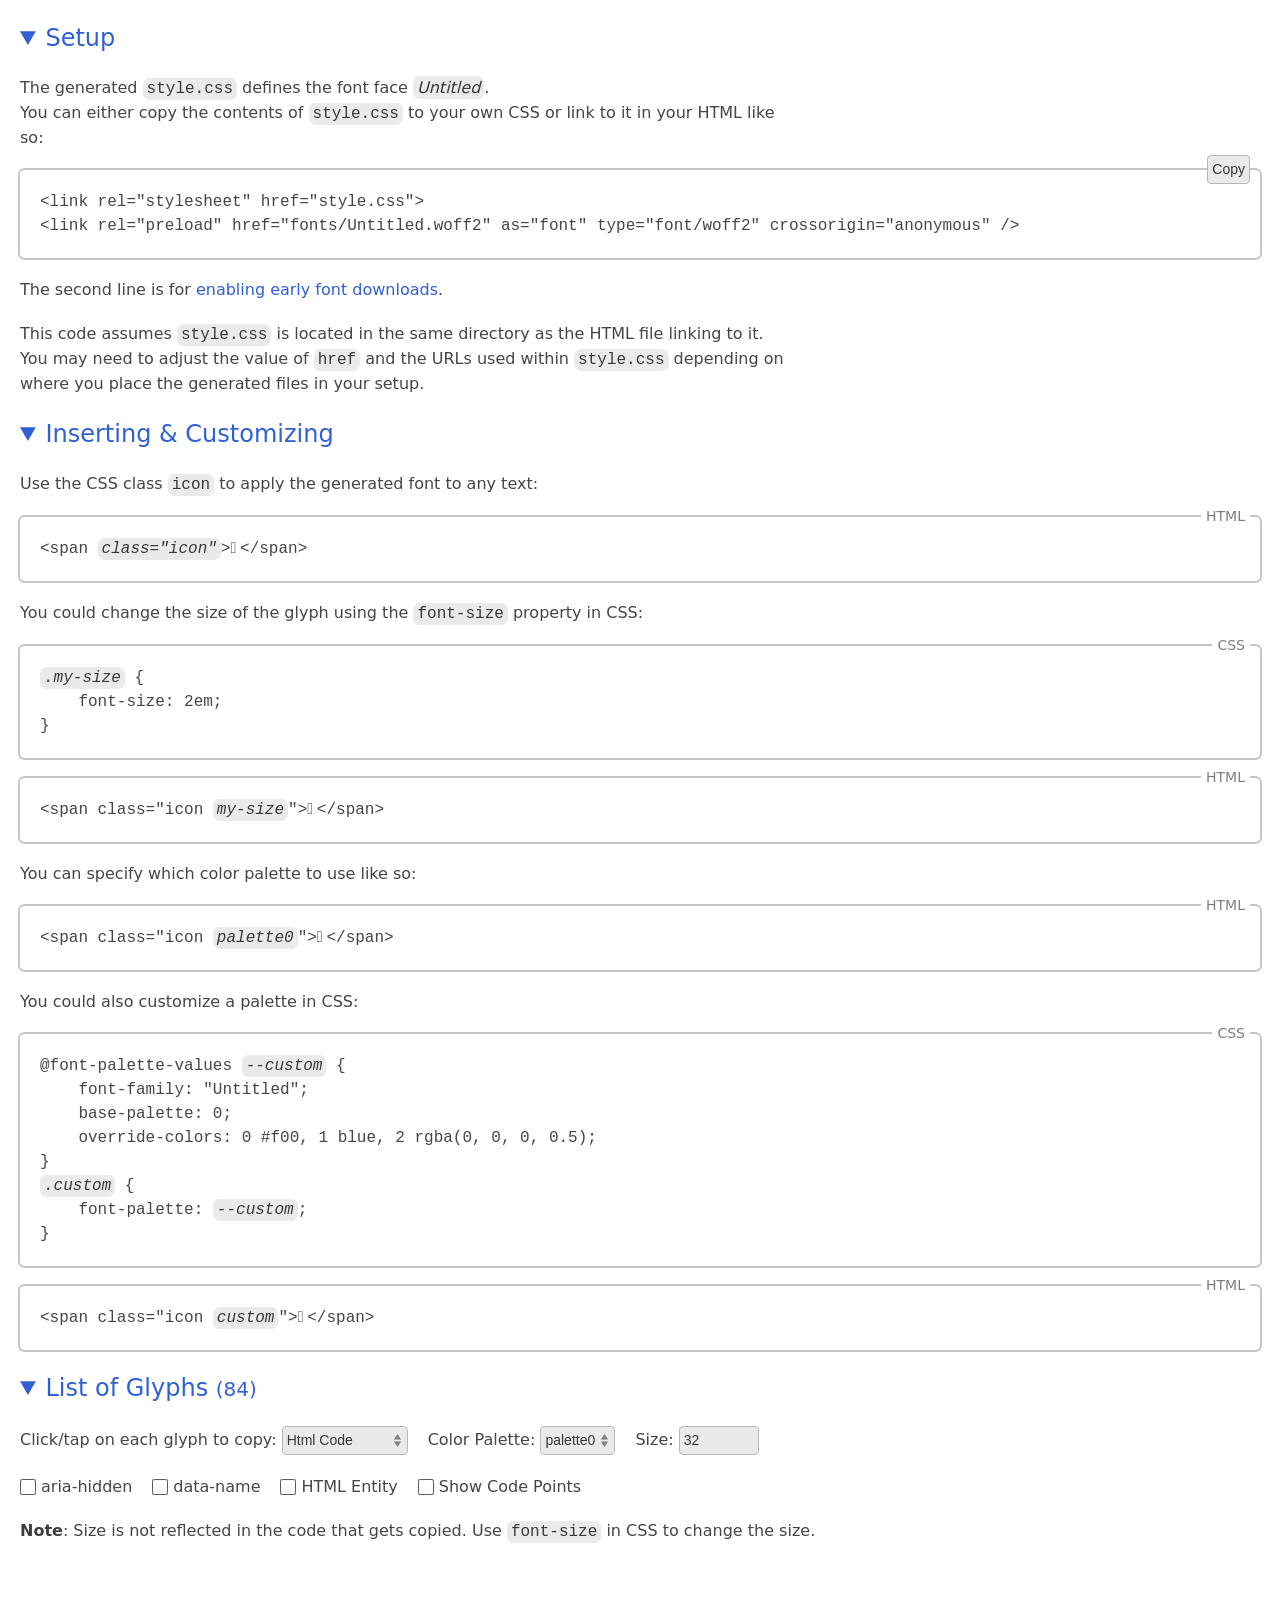
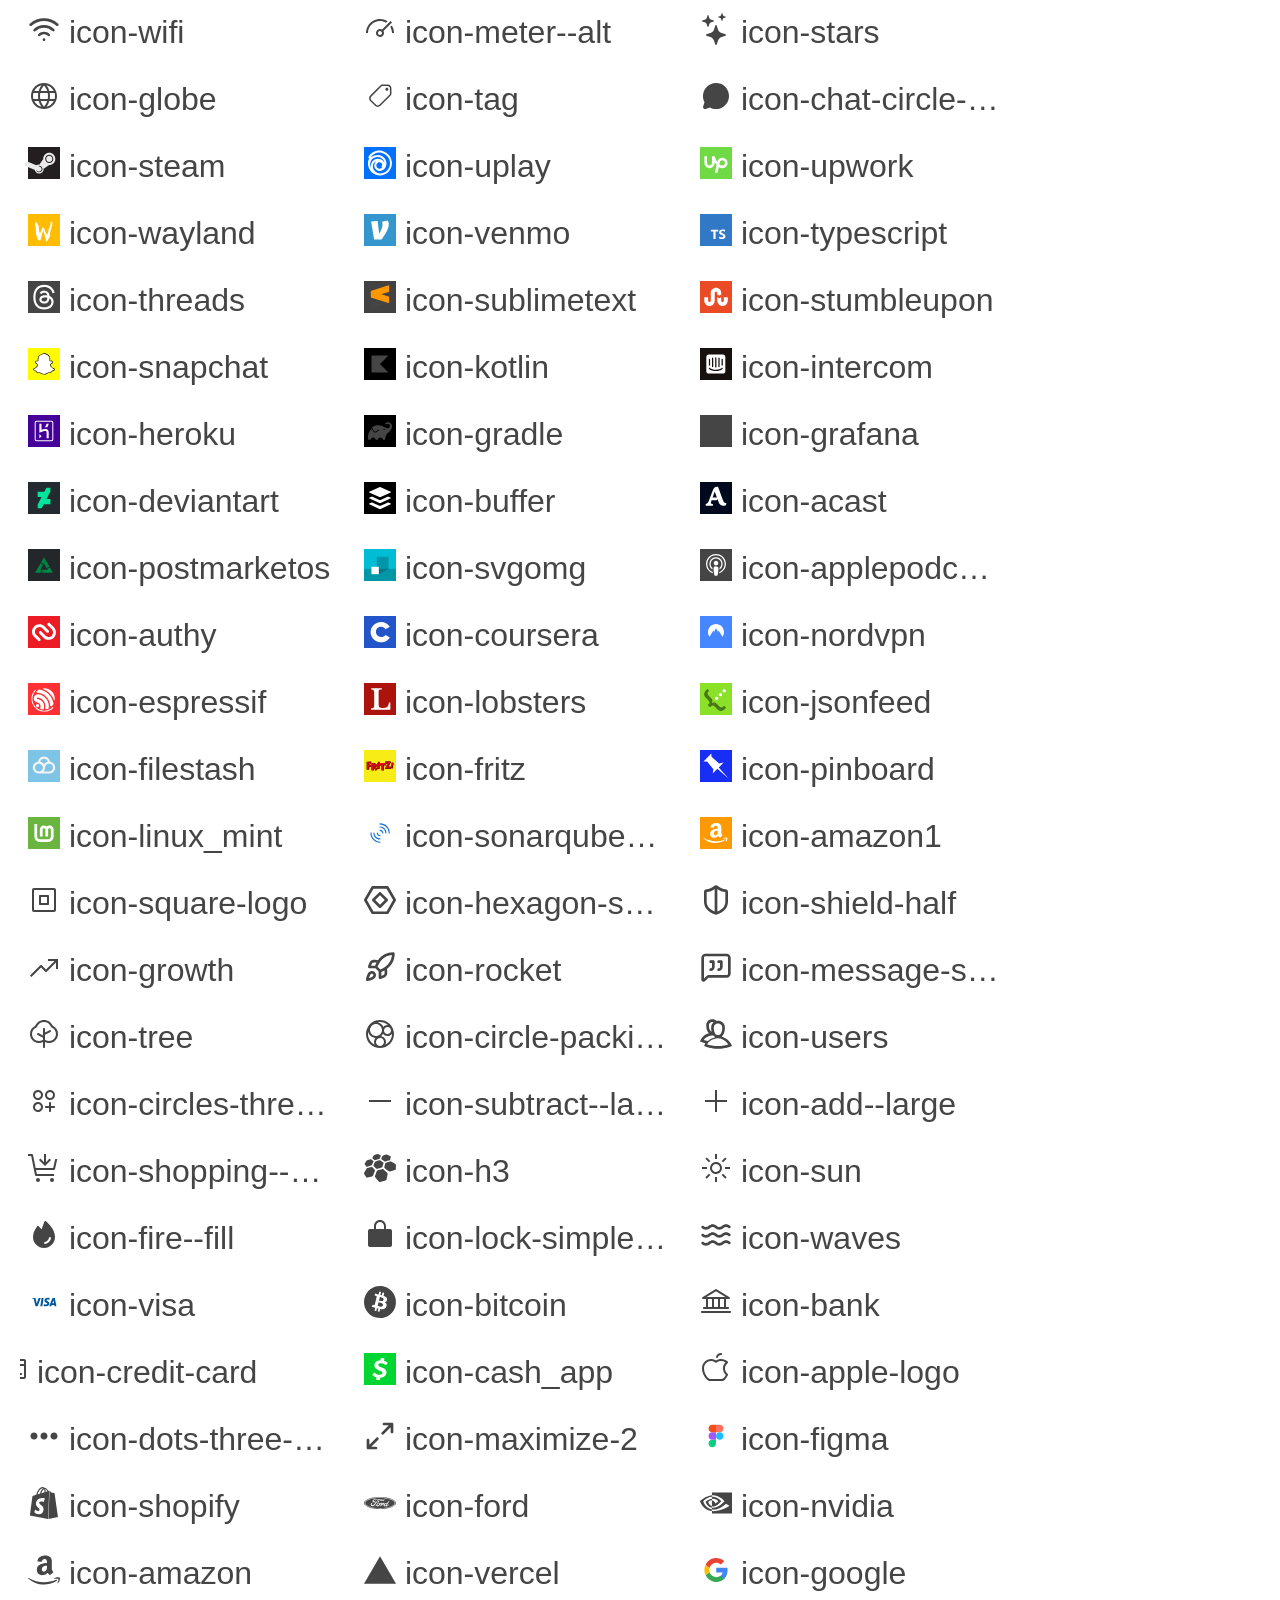
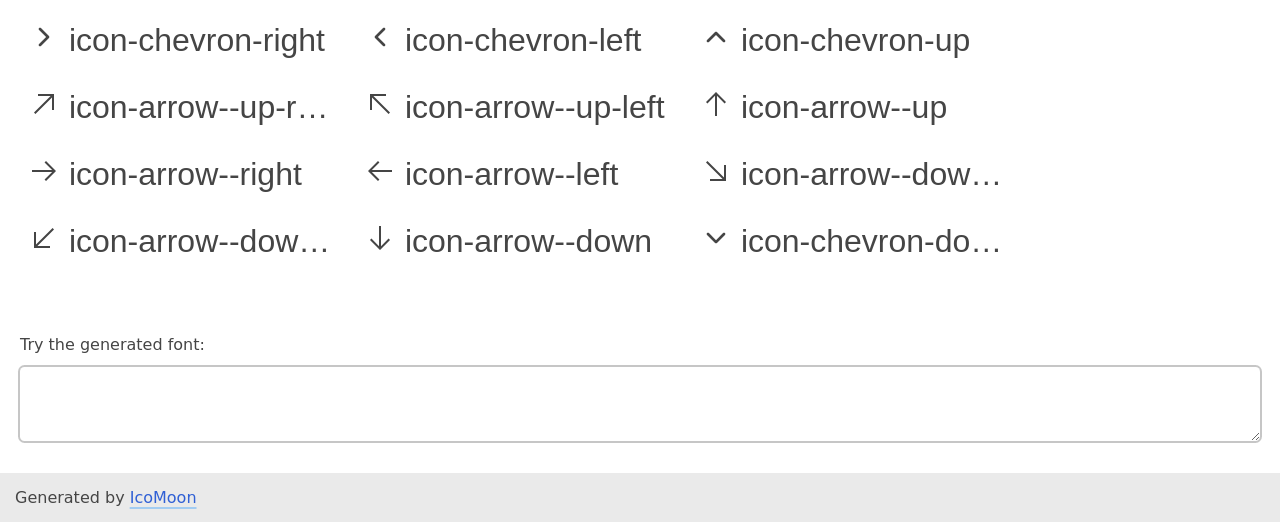
<file: assets/Font/font/demo.html>
<!doctype html>
<html lang="en">
<head>
    <title>Font Demo &amp; Reference</title>
    <meta charset="utf-8">
    <meta name="viewport" content="width=device-width, initial-scale=1">
    <meta name="description" content="">
    <link rel="stylesheet" href="style.css">
    <link rel="preload" href="fonts/Untitled.woff2" as="font" type="font/woff2" crossorigin="anonymous" />
    <!-- The following CSS is not required for using generated glyphs. -->
    <style>::selection{color:var(--off7);background:var(--blue2)}a{color:var(--blue0);text-decoration:none}a:active{color:var(--off7)}@media (hover){a:hover{color:var(--off7)}}.decoratedLinks a{text-decoration:underline;text-decoration-thickness:2px;text-decoration-skip-ink:none;text-decoration-color:var(--color, var(--blue2));text-underline-offset:4px;transition:text-decoration .3s,text-decoration-color .5s,text-underline-offset .3s,color .2s}.decoratedLinks a:hover{--color: var(--off5);text-underline-offset:6px}.decoratedLinks ._noLine,.undecoratedLinks a{text-decoration:none}.decoratedLinks a:focus-visible{text-decoration:none}@keyframes focusRingAnimation{0%{outline-width:4px}}:root,:root.light{color-scheme:light;background:var(--on2);color:var(--fg);font-family:ui-sans-serif,system-ui,-apple-system,sans-serif;font-size:16px;line-height:1.5;--bg: #eaeaea;--fg: #454545;--red-rgb: 215, 0, 21;--red: rgb(var(--red-rgb));--orange: rgb(242, 141, 0);--green: #00a100;--focus: rgba(0, 195, 255, .8);--blue0: #3060d5;--blue2: #a2ccf2;--on2: #fff;--off4: rgba(0, 0, 0, .2254);--off5: rgba(0, 0, 0, .5127);--off6: rgba(0, 0, 0, .7659);--off7: #000}@media (prefers-color-scheme: dark){:root{color-scheme:dark;--bg: #242424;--fg: #bababa;--red-rgb: 255, 105, 97;--red: rgb(var(--red-rgb));--orange: rgb(255, 159, 10);--green: #5eba6e;--focus: rgba(0, 137, 179, .8);--blue0: #8abbef;--blue2: #3e6486;--on2: #000;--off4: rgba(255, 255, 255, .1649);--off5: rgba(255, 255, 255, .4257);--off6: rgba(255, 255, 255, .8142);--off7: #fff}}:root.dark{color-scheme:dark;--bg: #242424;--fg: #bababa;--red-rgb: 255, 105, 97;--red: rgb(var(--red-rgb));--orange: rgb(255, 159, 10);--green: #5eba6e;--focus: rgba(0, 137, 179, .8);--blue0: #8abbef;--blue2: #3e6486;--on2: #000;--off4: rgba(255, 255, 255, .1649);--off5: rgba(255, 255, 255, .4257);--off6: rgba(255, 255, 255, .8142);--off7: #fff}.mvn{margin-bottom:0;margin-top:0}.rltv{position:relative}.monospace,code,pre{font-family:ui-monospace,SFMono-Regular,SF Mono,Menlo,Consolas,Liberation Mono,monospace}body{margin:0;min-height:calc(100vh - 20px);padding-top:20px}details,section{padding:0 20px}details{margin-bottom:20px}details[open]{margin-bottom:0}summary{color:var(--blue0);cursor:default;font-size:1.5em;width:fit-content}summary:hover,summary:active{color:var(--off7)}h1,summary{font-weight:500}h1,strong,code,em{color:var(--off6)}code,em{background:var(--bg);box-shadow:0 0 0 2px var(--bg);margin:0 2px;padding:0 2px}footer{background:var(--bg);line-height:19px;margin-top:20px;padding:15px;position:sticky;top:100%}p{max-width:76ch}p,pre{margin-bottom:20px;margin-top:20px}ul{list-style-position:inside;margin:20px 0;padding:20px}.br0,a,button,code,em,input,pre,select,summary,textarea,ul{border-radius:4.5px}input,select,.copy{box-shadow:inset 0 0 0 1px var(--off4);background-color:var(--bg);border:0;color:var(--off6);font-size:14px;line-height:19px;margin:0;padding:5px}input:hover,input:active,select:hover,select:active,.copy:hover,.copy:active{color:var(--off7);box-shadow:inset 0 0 0 1px var(--off5)}input:focus,select:focus,.copy:focus{box-shadow:none}select{appearance:none;background-image:url([data-uri]);background-position:right center;background-repeat:no-repeat;background-size:1.5em 50%;padding-right:20px}label{display:inline-block;margin:20px 20px 0 0}:focus-visible{outline:3px solid;outline-color:var(--focus);box-shadow:none}:focus-visible:not(:invalid){animation:focusRingAnimation .2s}pre{box-shadow:0 0 0 2px var(--off4);overflow:scroll;padding:20px;position:relative}textarea{background:none;border:0;box-shadow:0 0 0 2px var(--off4);color:var(--fg);display:block;font-size:1rem;margin:10px 0;min-height:1.5em;padding:5px;resize:vertical;width:calc(100% - 10px)}[data-lang]{position:relative}[data-lang]:after{background:var(--on2);border-radius:4.5px;color:var(--off5);content:attr(data-lang);font-size:14px;line-height:1;padding:2px 5px;position:absolute;right:10px;top:-.7em}.copy{position:absolute;right:10px;top:-15px}.copy:disabled{background:var(--on2);box-shadow:inset 0 0 0 1px var(--green);color:var(--green);font-weight:600}
._demo_glyphs {
    background: var(--background, transparent);
    display: flex;
    flex-wrap: wrap;
    margin: 20px -20px 0;
    padding: 5px 20px 20px;
}

@media (prefers-color-scheme: dark) {
    :root.light ._demo_glyphs {
        background: var(--background, #000);
        color: #bababa;
        --on2: #000;
        --off4: currentColor;
        --green: #5eba6e;
    }
}
@media (prefers-color-scheme: light) {
    :root.light ._demo_glyphs {
        background: var(--background, #fff);
        color: #454545;
        --on2: #fff;
        --off4: currentColor;
        --green: #00a100;
    }
}

._demo_glyph {
    background: none;
    border: none;
    color: var(--color);
    font-family: sans-serif !important;
    font-size: var(--glyph-size);
    line-height: 1;
    margin: 1rem 1rem 0 0;
    overflow: hidden;
    padding: 0.5rem;
    padding: max(0.5rem, 0.15625em);
    text-align: left;
    text-overflow: ellipsis;
    white-space: nowrap;
    width: 10em;
    width: max(10em, 15rem);
}
._demo_glyph span {
    pointer-events: none;
}
.centered {
    display: flex;
    align-items: center;
}
.glyphTitle {
    overflow: hidden;
    text-overflow: ellipsis;
    line-height: 1.25;
}
button._demo_glyph:hover {
    box-shadow: 0 0 0 2px var(--color, var(--off4));
}
button._demo_glyph:active {
    box-shadow: 0 0 0 2px var(--color, var(--fg));
}
button._demo_glyph._demo_copied {
    box-shadow: 0 0 0 2px var(--green);
}
._demo_copied {
    position: relative;
}
._demo_copied::before {
    content: "";
}
._demo_copied::after {
    align-items: center;
    background: linear-gradient(to left, var(--background, var(--on2)) 8ch, transparent);
    color: var(--color, var(--green));
    content: "✓ Copied";
    display: flex;
    font-family: ui-sans-serif,system-ui,-apple-system,sans-serif !important;
    font-size: max(1rem, 0.5em);
    height: 100%;
    justify-content: right;
    line-height: 1;
    padding-right: 0.5em;
    position: absolute;
    right: 0;
    top: 0;
    width: 50%;
}
body {--glyph-size: 32px;}#size {width: 5em;}#test {display: block;margin: 3rem 0 2rem;}#test textarea {font-size: var(--glyph-size);background: var(--background);color: var(--color);}#copy_settings, #toggles_wrapper, #toggles_wrapper label {display: flex;flex-wrap: wrap;align-items: center;}#copy_settings p {min-width: 100%;}#toggles_wrapper label {gap: 5px;}._demo_code {display: none;}input[type="checkbox"] {width: 16px;height: 16px;}:has(#codes:checked) ._demo_code {display: flex;align-items: center;margin: 10px 0 30px 8px;font-family: monospace !important;gap: 5px;width: 7em;color: var(--color);& input {width: 100%;}}
        @media (prefers-color-scheme: dark) {
            :root.light #test textarea {
                background: var(--background, #000);
                color: var(--color, #bababa);
            }
        }
        @media (prefers-color-scheme: light) {
            :root.light #test textarea {
                background: var(--background, #fff);
                color: var(--color, #454545);
            }
        }
        </style>
    <style>._demo_glyph .icon {white-space: pre}</style>
</head>
<body>
    <details open>
        <summary>Setup</summary>
        <p>
            The generated <code>style.css</code> defines the font face
            <em>Untitled</em>.
            <br>
            You can either copy the contents of <code>style.css</code> to your
            own CSS or link to it in your HTML like so:
        </p>
        <div class="rltv">
          <pre>&lt;link rel="stylesheet" href="style.css"&gt;
&lt;link rel="preload" href="fonts/Untitled.woff2" as="font" type="font/woff2" crossorigin="anonymous" /&gt;</pre>
          <button class="copy">Copy</button>
        </div>
        <p>The second line is for <a href="https://highperformancewebfonts.com/read/on-the-origins-of-cross"> enabling early font downloads</a>.</p>
        <p>This code assumes <code>style.css</code> is located in the same directory as the HTML file linking to it. You may need to adjust the value of
            <code>href</code> and the URLs used within <code>style.css</code> depending on
            where you place the generated files in your setup.</p>
    </details>
    <details open>
        <summary>Inserting &amp; Customizing</summary>
        <p>
            Use the CSS class <code>icon</code> to apply the generated font to
            any text:
        </p>
        <div data-lang="HTML">
        <pre>&lt;span <em>class="icon"</em>&gt;&#xf2f1;&lt;/span&gt;</pre>
        </div>
        <p>
            You could change the size of the glyph using the
            <code>font-size</code> property in CSS:
        </p>
<div data-lang="CSS"><pre>
<em>.my-size</em> {
    font-size: 2em;
}
</pre></div>
        <div data-lang="HTML">
        <pre>&lt;span class="icon <em>my-size</em>"&gt;&#xf2f1;&lt;/span&gt;</pre>
        </div>
        <p>You can specify which color palette to use like so:</p>
        <div data-lang="HTML">
        <pre>&lt;span class="icon <em>palette0</em>"&gt;&#xf2f1;&lt;/span&gt;</pre>
        </div>
        <p>You could also customize a palette in CSS:</p>
<div data-lang="CSS"><pre>
@font-palette-values <em>--custom</em> {
    font-family: "Untitled";
    base-palette: 0;
    override-colors: 0 #f00, 1 blue, 2 rgba(0, 0, 0, 0.5);
}
<em>.custom</em> {
    font-palette: <em>--custom</em>;
}
</pre></div>
        <div data-lang="HTML">
        <pre>&lt;span class="icon <em>custom</em>"&gt;&#xf2f1;&lt;/span&gt;</pre>
        </div>
    </details>
    <details open>
        <noscript>
            <p>Enable JavaScript for easier copying of codes to clipboard.</p>
        </noscript>
        <summary>List of Glyphs <small>(84)</small></summary>
        <div id="copy_settings" style="display: none">
            <label>
                Click/tap on each glyph to copy:
                <select id="copy_subject">
                    <option value="html">Html Code</option>
                    <option value="character">character</option>
                    <option value="code">code point (hex)</option>
                </select>
            </label>
            <br>
            <label>
                Color Palette:
                <select id="palette">
                    <option value="0">palette0</option>
                </select>
            </label>
            <label>
                Size:
                <input id="size" type="number" value="32" min="8" max="99999" />
            </label>
            <div id="toggles_wrapper">
              <label>
                  <input id="aria_hidden" type="checkbox" />
                  aria-hidden
              </label>
              <label>
                  <input id="data_name" type="checkbox" />
                  data-name
              </label>
              <label>
                  <input id="html_entity" type="checkbox" />
                  HTML Entity
              </label>
              <label>
                  <input id="codes" type="checkbox" />
                  Show Code Points
              </label>
            </div>
            <p>
                <strong>Note</strong>: Size is not reflected in the code that
                gets copied. Use <code>font-size</code> in CSS to change the size.
            </p>
        </div>
        <div class="_demo_glyphs">
            <div><div class="_demo_glyph"><span class="icon">&#xf2f1;</span> icon-wifi</div><label class="_demo_code">U+ <input readonly value="f2f1" /></label></div>
            <div><div class="_demo_glyph"><span class="icon">&#xf0f4;</span> icon-meter--alt</div><label class="_demo_code">U+ <input readonly value="f0f4" /></label></div>
            <div><div class="_demo_glyph"><span class="icon">&#xf2f5;</span> icon-stars</div><label class="_demo_code">U+ <input readonly value="f2f5" /></label></div>
            <div><div class="_demo_glyph"><span class="icon">&#xf8a3;</span> icon-globe</div><label class="_demo_code">U+ <input readonly value="f8a3" /></label></div>
            <div><div class="_demo_glyph"><span class="icon">&#xf174;</span> icon-tag</div><label class="_demo_code">U+ <input readonly value="f174" /></label></div>
            <div><div class="_demo_glyph"><span class="icon">&#xfc1d;</span> icon-chat-circle--fill</div><label class="_demo_code">U+ <input readonly value="fc1d" /></label></div>
            <div><div class="_demo_glyph"><span class="icon">&#xf169;</span> icon-steam</div><label class="_demo_code">U+ <input readonly value="f169" /></label></div>
            <div><div class="_demo_glyph"><span class="icon">&#xf109;</span> icon-uplay</div><label class="_demo_code">U+ <input readonly value="f109" /></label></div>
            <div><div class="_demo_glyph"><span class="icon">&#xf002;</span> icon-upwork</div><label class="_demo_code">U+ <input readonly value="f002" /></label></div>
            <div><div class="_demo_glyph"><span class="icon">&#xf173;</span> icon-wayland</div><label class="_demo_code">U+ <input readonly value="f173" /></label></div>
            <div><div class="_demo_glyph"><span class="icon">&#xf0c2;</span> icon-venmo</div><label class="_demo_code">U+ <input readonly value="f0c2" /></label></div>
            <div><div class="_demo_glyph"><span class="icon">&#xf08b;</span> icon-typescript</div><label class="_demo_code">U+ <input readonly value="f08b" /></label></div>
            <div><div class="_demo_glyph"><span class="icon">&#xf100;</span> icon-threads</div><label class="_demo_code">U+ <input readonly value="f100" /></label></div>
            <div><div class="_demo_glyph"><span class="icon">&#xf01f;</span> icon-sublimetext</div><label class="_demo_code">U+ <input readonly value="f01f" /></label></div>
            <div><div class="_demo_glyph"><span class="icon">&#xf06c;</span> icon-stumbleupon</div><label class="_demo_code">U+ <input readonly value="f06c" /></label></div>
            <div><div class="_demo_glyph"><span class="icon">&#xf0bb;</span> icon-snapchat</div><label class="_demo_code">U+ <input readonly value="f0bb" /></label></div>
            <div><div class="_demo_glyph"><span class="icon">&#xf0c0;</span> icon-kotlin</div><label class="_demo_code">U+ <input readonly value="f0c0" /></label></div>
            <div><div class="_demo_glyph"><span class="icon">&#xf0c3;</span> icon-intercom</div><label class="_demo_code">U+ <input readonly value="f0c3" /></label></div>
            <div><div class="_demo_glyph"><span class="icon">&#xf0f3;</span> icon-heroku</div><label class="_demo_code">U+ <input readonly value="f0f3" /></label></div>
            <div><div class="_demo_glyph"><span class="icon">&#xf007;</span> icon-gradle</div><label class="_demo_code">U+ <input readonly value="f007" /></label></div>
            <div><div class="_demo_glyph"><span class="icon">&#xf014;</span> icon-grafana</div><label class="_demo_code">U+ <input readonly value="f014" /></label></div>
            <div><div class="_demo_glyph"><span class="icon">&#xf14d;</span> icon-deviantart</div><label class="_demo_code">U+ <input readonly value="f14d" /></label></div>
            <div><div class="_demo_glyph"><span class="icon">&#xf03c;</span> icon-buffer</div><label class="_demo_code">U+ <input readonly value="f03c" /></label></div>
            <div><div class="_demo_glyph"><span class="icon">&#xf0b3;</span> icon-acast</div><label class="_demo_code">U+ <input readonly value="f0b3" /></label></div>
            <div><div class="_demo_glyph"><span class="icon">&#xf1a4;</span> icon-postmarketos</div><label class="_demo_code">U+ <input readonly value="f1a4" /></label></div>
            <div><div class="_demo_glyph"><span class="icon">&#xf190;</span> icon-svgomg</div><label class="_demo_code">U+ <input readonly value="f190" /></label></div>
            <div><div class="_demo_glyph"><span class="icon">&#xf17f;</span> icon-applepodcasts</div><label class="_demo_code">U+ <input readonly value="f17f" /></label></div>
            <div><div class="_demo_glyph"><span class="icon">&#xf0c6;</span> icon-authy</div><label class="_demo_code">U+ <input readonly value="f0c6" /></label></div>
            <div><div class="_demo_glyph"><span class="icon">&#xf1d0;</span> icon-coursera</div><label class="_demo_code">U+ <input readonly value="f1d0" /></label></div>
            <div><div class="_demo_glyph"><span class="icon">&#xf1ac;</span> icon-nordvpn</div><label class="_demo_code">U+ <input readonly value="f1ac" /></label></div>
            <div><div class="_demo_glyph"><span class="icon">&#xf027;</span> icon-espressif</div><label class="_demo_code">U+ <input readonly value="f027" /></label></div>
            <div><div class="_demo_glyph"><span class="icon">&#xf003;</span> icon-lobsters</div><label class="_demo_code">U+ <input readonly value="f003" /></label></div>
            <div><div class="_demo_glyph"><span class="icon">&#xf0f2;</span> icon-jsonfeed</div><label class="_demo_code">U+ <input readonly value="f0f2" /></label></div>
            <div><div class="_demo_glyph"><span class="icon">&#xf13d;</span> icon-filestash</div><label class="_demo_code">U+ <input readonly value="f13d" /></label></div>
            <div><div class="_demo_glyph"><span class="icon">&#xf087;</span> icon-fritz</div><label class="_demo_code">U+ <input readonly value="f087" /></label></div>
            <div><div class="_demo_glyph"><span class="icon">&#xf079;</span> icon-pinboard</div><label class="_demo_code">U+ <input readonly value="f079" /></label></div>
            <div><div class="_demo_glyph"><span class="icon">&#xf101;</span> icon-linux_mint</div><label class="_demo_code">U+ <input readonly value="f101" /></label></div>
            <div><div class="_demo_glyph"><span class="icon">&#xf194;</span> icon-sonarqube-server</div><label class="_demo_code">U+ <input readonly value="f194" /></label></div>
            <div><div class="_demo_glyph"><span class="icon">&#xf09f;</span> icon-amazon1</div><label class="_demo_code">U+ <input readonly value="f09f" /></label></div>
            <div><div class="_demo_glyph"><span class="icon">&#x1012d;</span> icon-square-logo</div><label class="_demo_code">U+ <input readonly value="1012d" /></label></div>
            <div><div class="_demo_glyph"><span class="icon">&#xf065;</span> icon-hexagon-square</div><label class="_demo_code">U+ <input readonly value="f065" /></label></div>
            <div><div class="_demo_glyph"><span class="icon">&#xf2bd;</span> icon-shield-half</div><label class="_demo_code">U+ <input readonly value="f2bd" /></label></div>
            <div><div class="_demo_glyph"><span class="icon">&#xf21b;</span> icon-growth</div><label class="_demo_code">U+ <input readonly value="f21b" /></label></div>
            <div><div class="_demo_glyph"><span class="icon">&#xf0ac;</span> icon-rocket</div><label class="_demo_code">U+ <input readonly value="f0ac" /></label></div>
            <div><div class="_demo_glyph"><span class="icon">&#xf47f;</span> icon-message-square-quote</div><label class="_demo_code">U+ <input readonly value="f47f" /></label></div>
            <div><div class="_demo_glyph"><span class="icon">&#xf9b1;</span> icon-tree</div><label class="_demo_code">U+ <input readonly value="f9b1" /></label></div>
            <div><div class="_demo_glyph"><span class="icon">&#xf408;</span> icon-circle-packing</div><label class="_demo_code">U+ <input readonly value="f408" /></label></div>
            <div><div class="_demo_glyph"><span class="icon">&#xf033;</span> icon-users</div><label class="_demo_code">U+ <input readonly value="f033" /></label></div>
            <div><div class="_demo_glyph"><span class="icon">&#xf80a;</span> icon-circles-three-plus</div><label class="_demo_code">U+ <input readonly value="f80a" /></label></div>
            <div><div class="_demo_glyph"><span class="icon">&#xf365;</span> icon-subtract--large</div><label class="_demo_code">U+ <input readonly value="f365" /></label></div>
            <div><div class="_demo_glyph"><span class="icon">&#xf3ad;</span> icon-add--large</div><label class="_demo_code">U+ <input readonly value="f3ad" /></label></div>
            <div><div class="_demo_glyph"><span class="icon">&#xf3da;</span> icon-shopping--cart--arrow-down</div><label class="_demo_code">U+ <input readonly value="f3da" /></label></div>
            <div><div class="_demo_glyph"><span class="icon">&#xf18c;</span> icon-h3</div><label class="_demo_code">U+ <input readonly value="f18c" /></label></div>
            <div><div class="_demo_glyph"><span class="icon">&#xf340;</span> icon-sun</div><label class="_demo_code">U+ <input readonly value="f340" /></label></div>
            <div><div class="_demo_glyph"><span class="icon">&#xfcd9;</span> icon-fire--fill</div><label class="_demo_code">U+ <input readonly value="fcd9" /></label></div>
            <div><div class="_demo_glyph"><span class="icon">&#x10002;</span> icon-lock-simple--fill</div><label class="_demo_code">U+ <input readonly value="10002" /></label></div>
            <div><div class="_demo_glyph"><span class="icon">&#xf160;</span> icon-waves</div><label class="_demo_code">U+ <input readonly value="f160" /></label></div>
            <div><div class="_demo_glyph"><span class="icon">&#xf182;</span> icon-visa</div><label class="_demo_code">U+ <input readonly value="f182" /></label></div>
            <div><div class="_demo_glyph"><span class="icon">&#xf782;</span> icon-bitcoin</div><label class="_demo_code">U+ <input readonly value="f782" /></label></div>
            <div><div class="_demo_glyph"><span class="icon">&#xfe48;</span> icon-bank</div><label class="_demo_code">U+ <input readonly value="fe48" /></label></div>
            <div><div class="_demo_glyph"><span class="icon">&#xfe2d;</span> icon-credit-card</div><label class="_demo_code">U+ <input readonly value="fe2d" /></label></div>
            <div><div class="_demo_glyph"><span class="icon">&#xf1d4;</span> icon-cash_app</div><label class="_demo_code">U+ <input readonly value="f1d4" /></label></div>
            <div><div class="_demo_glyph"><span class="icon">&#xfd1a;</span> icon-apple-logo</div><label class="_demo_code">U+ <input readonly value="fd1a" /></label></div>
            <div><div class="_demo_glyph"><span class="icon">&#xf63d;</span> icon-dots-three-outline--fill</div><label class="_demo_code">U+ <input readonly value="f63d" /></label></div>
            <div><div class="_demo_glyph"><span class="icon">&#xf28f;</span> icon-maximize-2</div><label class="_demo_code">U+ <input readonly value="f28f" /></label></div>
            <div><div class="_demo_glyph"><span class="icon">&#xf1c7;</span> icon-figma</div><label class="_demo_code">U+ <input readonly value="f1c7" /></label></div>
            <div><div class="_demo_glyph"><span class="icon">&#xf890;</span> icon-shopify</div><label class="_demo_code">U+ <input readonly value="f890" /></label></div>
            <div><div class="_demo_glyph"><span class="icon">&#xf717;</span> icon-ford</div><label class="_demo_code">U+ <input readonly value="f717" /></label></div>
            <div><div class="_demo_glyph"><span class="icon">&#xf78b;</span> icon-nvidia</div><label class="_demo_code">U+ <input readonly value="f78b" /></label></div>
            <div><div class="_demo_glyph"><span class="icon">&#xf4ba;</span> icon-amazon</div><label class="_demo_code">U+ <input readonly value="f4ba" /></label></div>
            <div><div class="_demo_glyph"><span class="icon">&#xf414;</span> icon-vercel</div><label class="_demo_code">U+ <input readonly value="f414" /></label></div>
            <div><div class="_demo_glyph"><span class="icon">&#xf091;</span> icon-google</div><label class="_demo_code">U+ <input readonly value="f091" /></label></div>
            <div><div class="_demo_glyph"><span class="icon">&#xf41e;</span> icon-chevron-right</div><label class="_demo_code">U+ <input readonly value="f41e" /></label></div>
            <div><div class="_demo_glyph"><span class="icon">&#xf026;</span> icon-chevron-left</div><label class="_demo_code">U+ <input readonly value="f026" /></label></div>
            <div><div class="_demo_glyph"><span class="icon">&#xf46b;</span> icon-chevron-up</div><label class="_demo_code">U+ <input readonly value="f46b" /></label></div>
            <div><div class="_demo_glyph"><span class="icon">&#xf74f;</span> icon-arrow--up-right</div><label class="_demo_code">U+ <input readonly value="f74f" /></label></div>
            <div><div class="_demo_glyph"><span class="icon">&#xf304;</span> icon-arrow--up-left</div><label class="_demo_code">U+ <input readonly value="f304" /></label></div>
            <div><div class="_demo_glyph"><span class="icon">&#xf373;</span> icon-arrow--up</div><label class="_demo_code">U+ <input readonly value="f373" /></label></div>
            <div><div class="_demo_glyph"><span class="icon">&#xf1b7;</span> icon-arrow--right</div><label class="_demo_code">U+ <input readonly value="f1b7" /></label></div>
            <div><div class="_demo_glyph"><span class="icon">&#xf235;</span> icon-arrow--left</div><label class="_demo_code">U+ <input readonly value="f235" /></label></div>
            <div><div class="_demo_glyph"><span class="icon">&#xf90a;</span> icon-arrow--down-right</div><label class="_demo_code">U+ <input readonly value="f90a" /></label></div>
            <div><div class="_demo_glyph"><span class="icon">&#xf1eb;</span> icon-arrow--down-left</div><label class="_demo_code">U+ <input readonly value="f1eb" /></label></div>
            <div><div class="_demo_glyph"><span class="icon">&#xf89c;</span> icon-arrow--down</div><label class="_demo_code">U+ <input readonly value="f89c" /></label></div>
            <div><div class="_demo_glyph"><span class="icon">&#xf4fa;</span> icon-chevron-down</div><label class="_demo_code">U+ <input readonly value="f4fa" /></label></div>
        </div>
        <label id="test">
            Try the generated font:
            <textarea class="icon"></textarea>
        </label>
    </details>
    <footer>
        <p class="mvn decoratedLinks">Generated by <a href="https://icomoon.io">IcoMoon</a></p>
    </footer>
    <!-- The following script is not required for using generated glyphs. -->
    <script>
        let tid, tid2;
        const ariaHidden = document.getElementById("aria_hidden");
        const copiedClass = "_demo_copied";
        const dataName = document.getElementById("data_name");
        const copySubject = document.getElementById("copy_subject");
        const glyphClass = "_demo_glyph";
        const htmlEntity = document.getElementById("html_entity");
        const wrapper = document.querySelector("._demo_glyphs");
        const names = {
            0xf2f1: "wifi",
            0xf0f4: "meter--alt",
            0xf2f5: "stars",
            0xf8a3: "globe",
            0xf174: "tag",
            0xfc1d: "chat-circle--fill",
            0xf169: "steam",
            0xf109: "uplay",
            0xf002: "upwork",
            0xf173: "wayland",
            0xf0c2: "venmo",
            0xf08b: "typescript",
            0xf100: "threads",
            0xf01f: "sublimetext",
            0xf06c: "stumbleupon",
            0xf0bb: "snapchat",
            0xf0c0: "kotlin",
            0xf0c3: "intercom",
            0xf0f3: "heroku",
            0xf007: "gradle",
            0xf014: "grafana",
            0xf14d: "deviantart",
            0xf03c: "buffer",
            0xf0b3: "acast",
            0xf1a4: "postmarketos",
            0xf190: "svgomg",
            0xf17f: "applepodcasts",
            0xf0c6: "authy",
            0xf1d0: "coursera",
            0xf1ac: "nordvpn",
            0xf027: "espressif",
            0xf003: "lobsters",
            0xf0f2: "jsonfeed",
            0xf13d: "filestash",
            0xf087: "fritz",
            0xf079: "pinboard",
            0xf101: "linux_mint",
            0xf194: "sonarqube-server",
            0xf09f: "amazon1",
            0x1012d: "square-logo",
            0xf065: "hexagon-square",
            0xf2bd: "shield-half",
            0xf21b: "growth",
            0xf0ac: "rocket",
            0xf47f: "message-square-quote",
            0xf9b1: "tree",
            0xf408: "circle-packing",
            0xf033: "users",
            0xf80a: "circles-three-plus",
            0xf365: "subtract--large",
            0xf3ad: "add--large",
            0xf3da: "shopping--cart--arrow-down",
            0xf18c: "h3",
            0xf340: "sun",
            0xfcd9: "fire--fill",
            0x10002: "lock-simple--fill",
            0xf160: "waves",
            0xf182: "visa",
            0xf782: "bitcoin",
            0xfe48: "bank",
            0xfe2d: "credit-card",
            0xf1d4: "cash_app",
            0xfd1a: "apple-logo",
            0xf63d: "dots-three-outline--fill",
            0xf28f: "maximize-2",
            0xf1c7: "figma",
            0xf890: "shopify",
            0xf717: "ford",
            0xf78b: "nvidia",
            0xf4ba: "amazon",
            0xf414: "vercel",
            0xf091: "google",
            0xf41e: "chevron-right",
            0xf026: "chevron-left",
            0xf46b: "chevron-up",
            0xf74f: "arrow--up-right",
            0xf304: "arrow--up-left",
            0xf373: "arrow--up",
            0xf1b7: "arrow--right",
            0xf235: "arrow--left",
            0xf90a: "arrow--down-right",
            0xf1eb: "arrow--down-left",
            0xf89c: "arrow--down",
            0xf4fa: "chevron-down"
        };
        const ligatures = {};
        document.getElementById("copy_settings").removeAttribute("style");
        document.querySelectorAll("." + glyphClass).forEach(function (x) {
            try {
                x.setAttribute("title", x.childNodes[1].textContent.trim());
            } catch (ignore) {}
            x.outerHTML = x.outerHTML.replace(/<(\/?)div/, "<$1button");
        });
        document.getElementById("copy_subject").addEventListener("change", function () {
        }, false);
        function showRelevantToggles() {
            const copySubjectValue = copySubject.value;
            if (copySubjectValue === "html") {
                ariaHidden.parentElement.style.display = "";
                dataName.parentElement.style.display = "";
                htmlEntity.parentElement.style.display = "";
            } else if (copySubjectValue === "html_old") {
                ariaHidden.parentElement.style.display = "";
                dataName.parentElement.style.display = "none";
                htmlEntity.parentElement.style.display = "none";
            } else {
                ariaHidden.parentElement.style.display = "none";
                dataName.parentElement.style.display = "none";
                htmlEntity.parentElement.style.display = "none";
            }
        }
        showRelevantToggles();
        copySubject.addEventListener("change", showRelevantToggles, false);
        document.body.addEventListener("click", function (e) {
            const copySubjectValue = copySubject.value;
            let className;
            let target = e.target;
            let text;
            if (target.classList.contains("copy")) {
                let pre = target.parentElement.querySelector("pre");
                navigator.clipboard.writeText(pre.innerText).then(function () {
                    target.disabled = true;
                    target.textContent = "✓ Copied";
                    clearTimeout(tid2);
                    tid2 = setTimeout(function () {
                        target.disabled = false;
                        target.textContent = "Copy";
                    }, 1000);
                });
            } else if (target.classList.contains(glyphClass)) {
                try {
                    if (copySubjectValue === "html") {
                        text = target.children[0].outerHTML;
                        if (dataName.checked) {
                            const code = target.children[0].textContent.codePointAt(0);
                            const name = names[code];
                            if (name) {
                              text = text.replace(">", ` data-name="${name}">`);
                            }
                        }
                        if (ariaHidden.checked) {
                            text = text.replace(">", " aria-hidden=\"true\">");
                        }
                        if (htmlEntity.checked) {
                            const hex = target.children[0].textContent.codePointAt(0).toString(16);
                            text = text.replace(/>.+</, `>&#x${hex};<`);
                        }
                    } else if (copySubjectValue === "html_old") {
                        className = target.children[0].className;
                        className = className.replace(
                            "icon",
                            target.childNodes[1].textContent.trim()
                        );
                        text = `<span class="${className}"></span>`;
                        if (ariaHidden.checked) {
                            text = text.replace(">", " aria-hidden=\"true\">");
                        }
                    } else {
                        text = target.children[0].textContent;
                        if (copySubjectValue === "code") {
                            text = text.codePointAt(0).toString(16);
                        } else if (copySubjectValue === "ligatures") {
                            text = ligatures[text.codePointAt(0)] || "";
                        }
                    }
                    navigator.clipboard.writeText(text).then(function () {
                        const xs = document.querySelectorAll("." + copiedClass);
                        xs.forEach(function (x) {
                            x.classList.remove(copiedClass);
                        });
                        clearTimeout(tid);
                        target.classList.add(copiedClass);
                        tid = setTimeout(function () {
                            target.classList.remove(copiedClass);
                        }, 1000);
                    });
                } catch (ignore) {}
            }
        }, false);
        document.getElementById("palette").addEventListener("change", function (e) {
            const i = Number(e.target.value);
            const testArea = document.querySelector("#test textarea");
            const className = "icon" + (
                (e.target.value === "" || Number.isNaN(i))
                ? ""
                : " palette" + i
            );
            document.querySelectorAll(".icon").forEach(function (x) {
                x.className = className;
            });
            const selected = e.target.children[e.target.selectedIndex];
            const background = selected.getAttribute("data-background");
            const foreground = selected.getAttribute("data-foreground");
            let style = [];
            if (background) {
                style.push(`--background: ${background}`);
            }
            if (foreground) {
                style.push(`--color: ${foreground}`);
            }
            style = style.join("; ");
            wrapper.setAttribute("style", style);
            testArea.setAttribute("style", style);
        }, false);
        document.getElementById("size").addEventListener("change", function (e) {
            let size = Number(e.target.value);
            if (size < 8) {
                size = 8;
                e.target.value = size;
            }
            if (!Number.isNaN(size)) {
                document.body.style.setProperty("--glyph-size", size + "px");
            }
        }, false);
        (function () {
            const key = "color-scheme";
            const dark = "dark";
            const light = "light";
            const prefersDarkMedia = "(prefers-color-scheme: dark)";
            function system() {
                if (window.matchMedia(prefersDarkMedia).matches) {
                    return dark;
                }
                return light;
            }
            function computed() {
                const value = localStorage.getItem(key);
                if (value === dark || value === light) {
                    return value;
                }
                return system();
            }
            function setValue(value) {
                document.documentElement.classList.remove(light);
                document.documentElement.classList.remove(dark);
                if (value === system()) {
                    localStorage.removeItem(key);
                } else {
                    localStorage.setItem(key, value);
                    document.documentElement.classList.add(value);
                }
            }
            document.body.addEventListener("keydown", function (e) {
                if (!e.shiftKey || e.code !== "Digit8") {
                    return;
                }
                const newValue = (
                    computed() === dark
                    ? light
                    : dark
                );
                setValue(newValue);
            }, false);
            setValue(computed());
        }());
    </script>
</body>
</html>
</file>
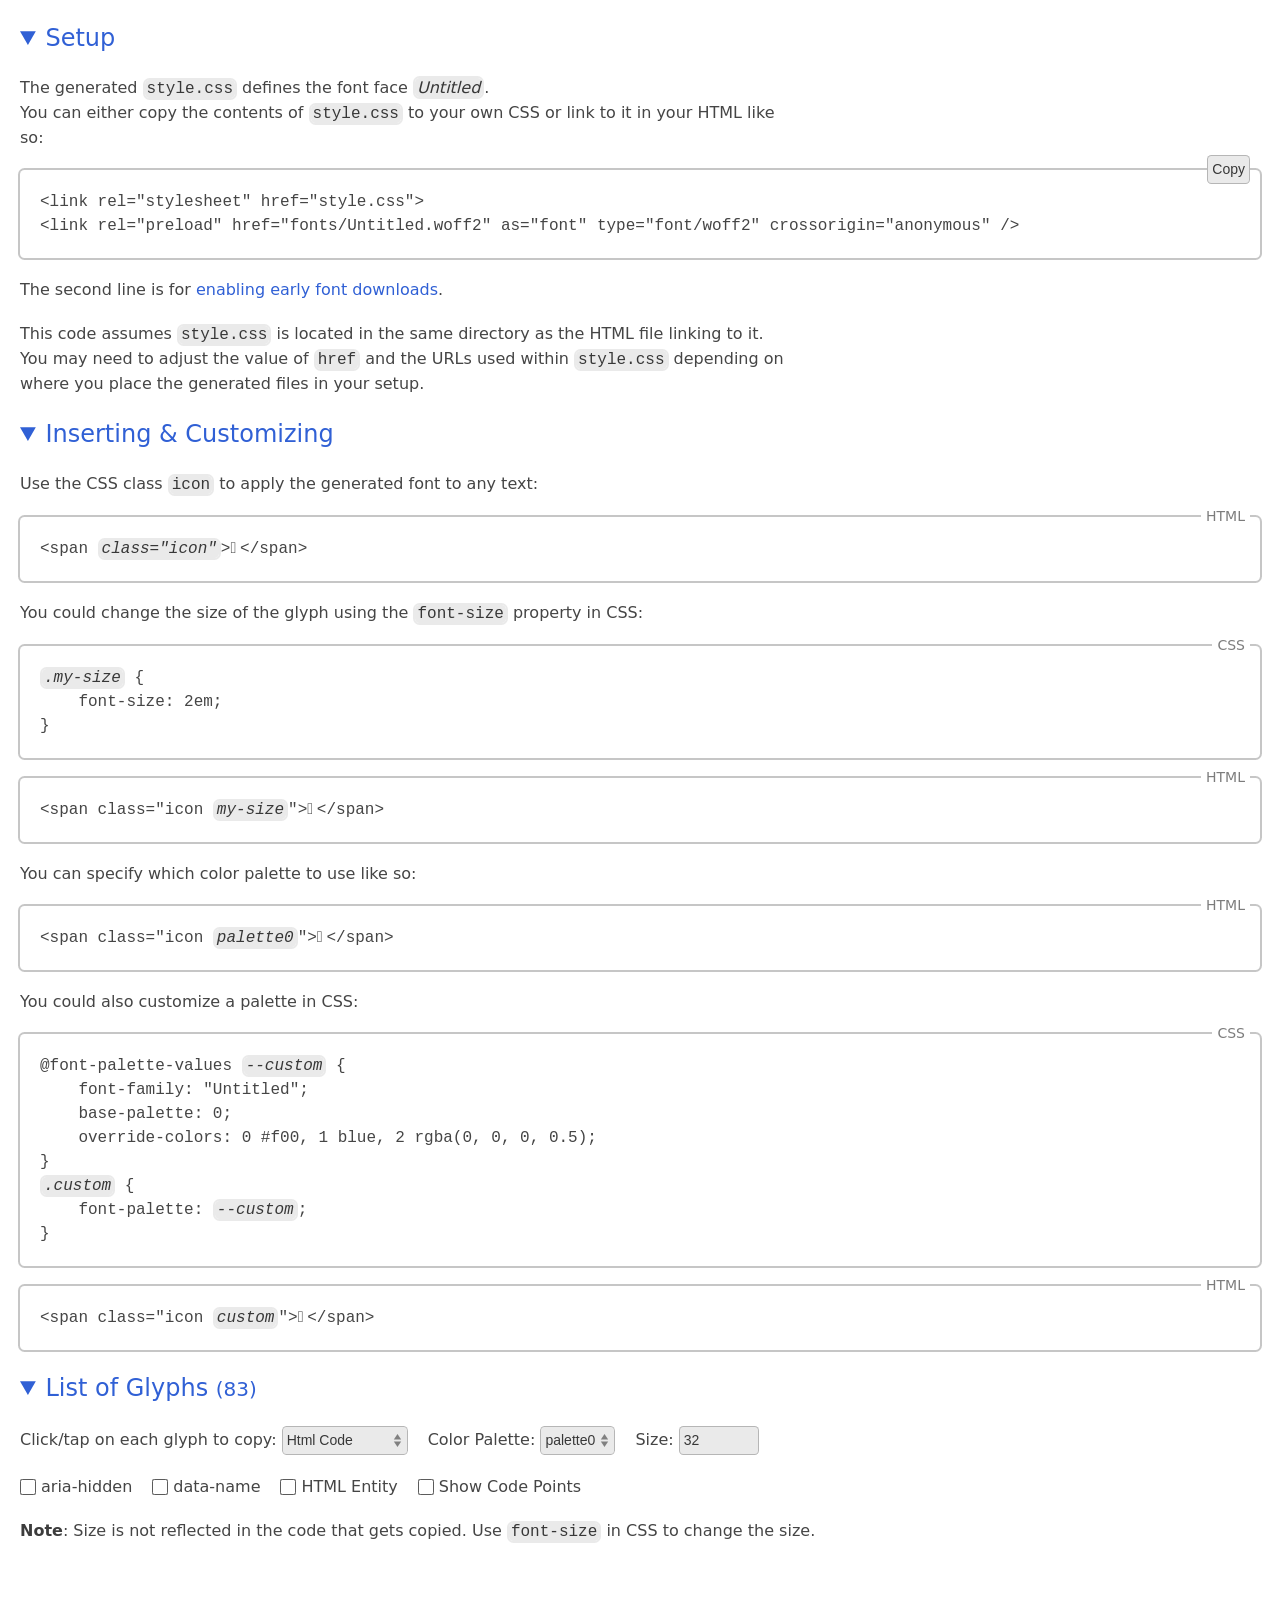
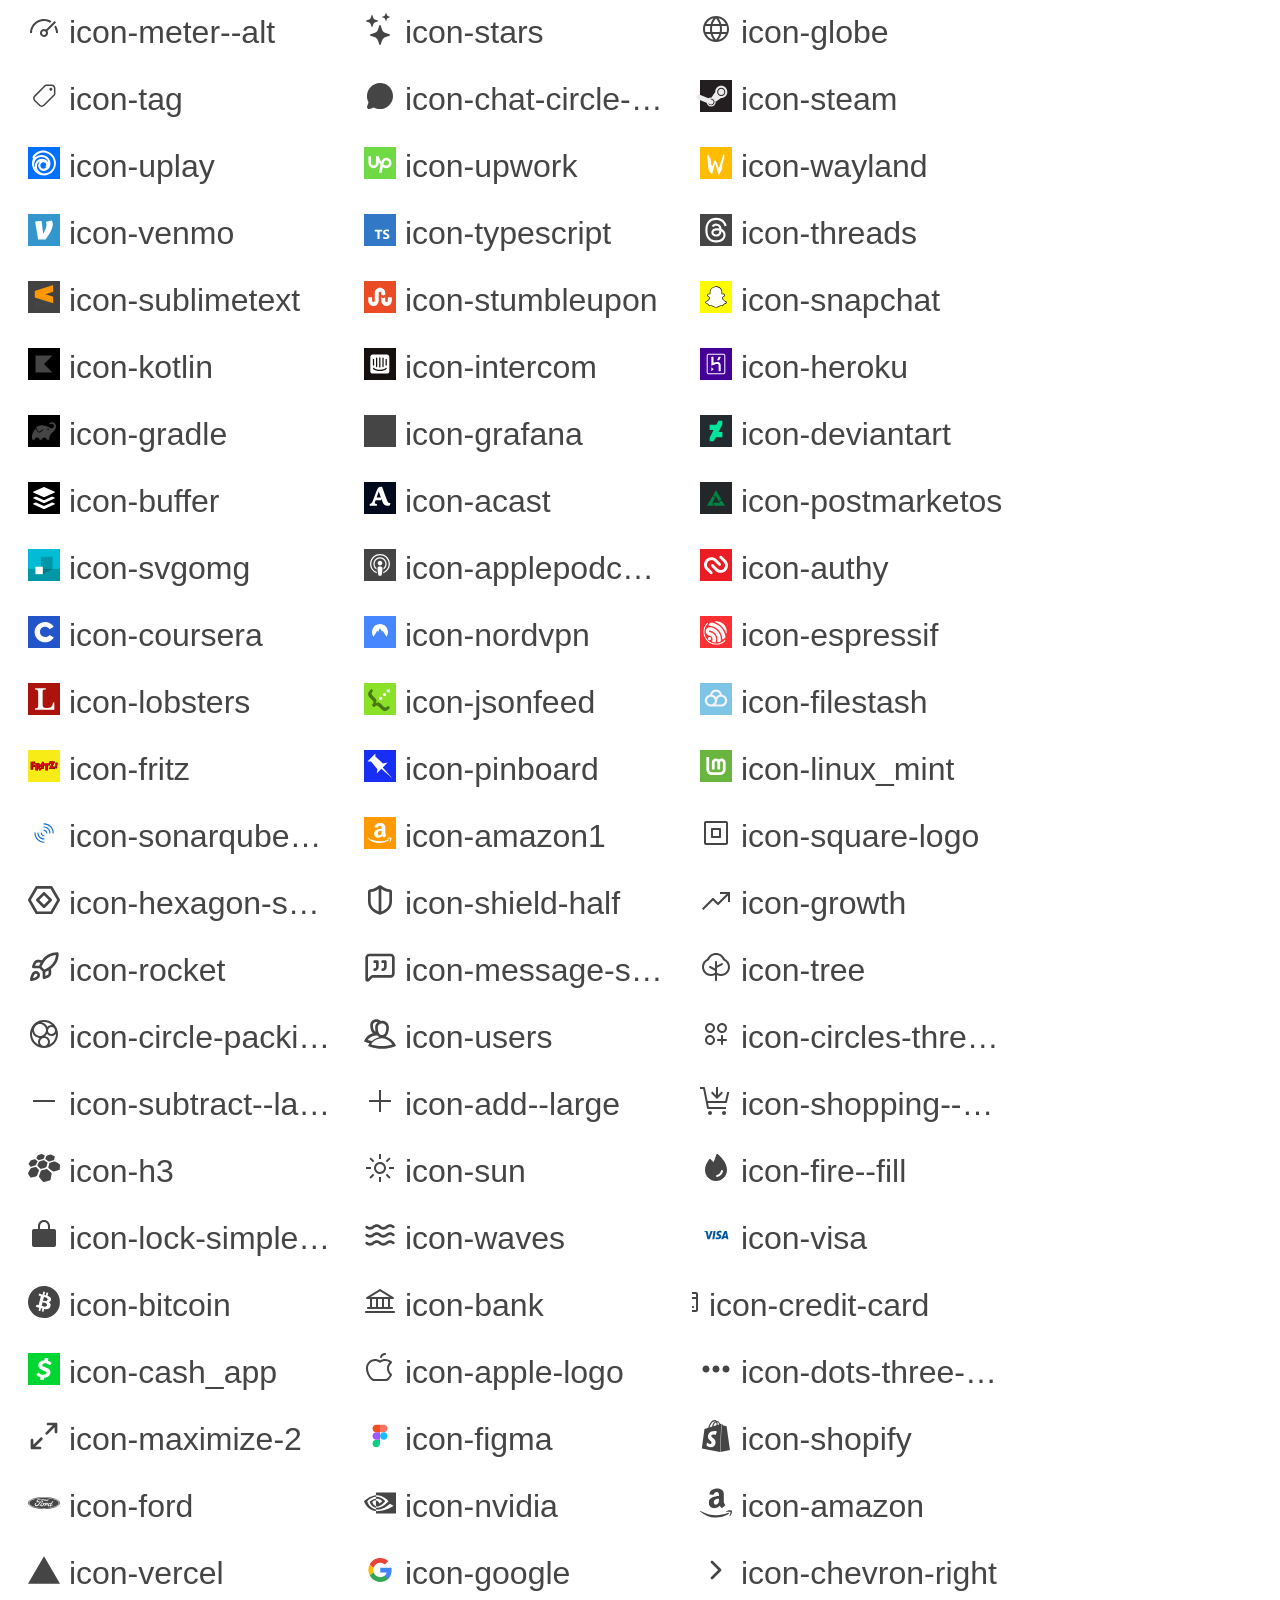
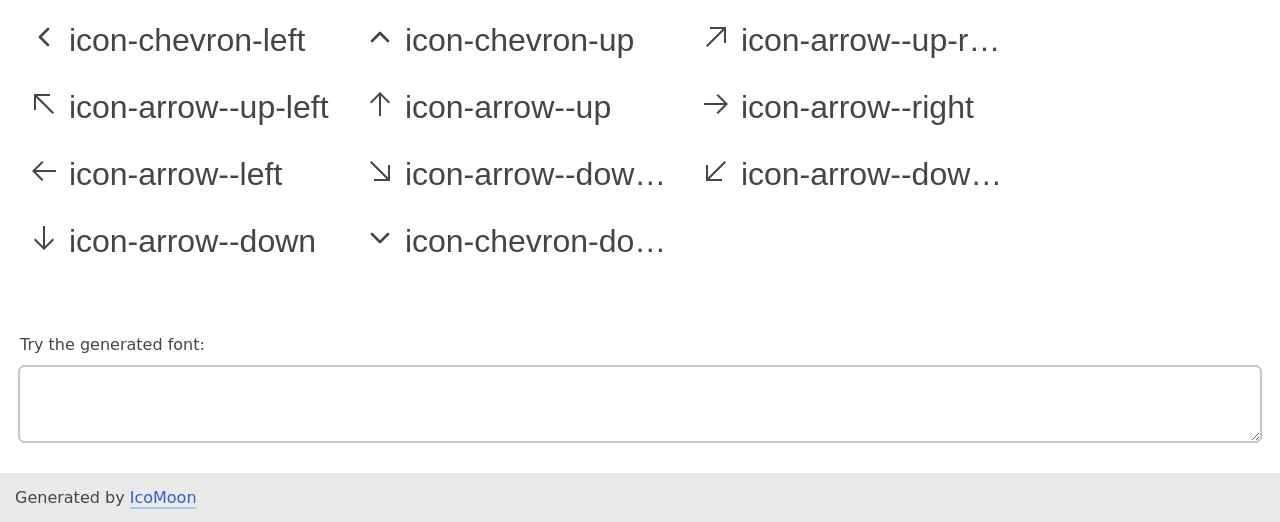
<file: assets/Font/font1/demo.html>
<!doctype html>
<html lang="en">
<head>
    <title>Font Demo &amp; Reference</title>
    <meta charset="utf-8">
    <meta name="viewport" content="width=device-width, initial-scale=1">
    <meta name="description" content="">
    <link rel="stylesheet" href="style.css">
    <link rel="preload" href="fonts/Untitled.woff2" as="font" type="font/woff2" crossorigin="anonymous" />
    <!-- The following CSS is not required for using generated glyphs. -->
    <style>::selection{color:var(--off7);background:var(--blue2)}a{color:var(--blue0);text-decoration:none}a:active{color:var(--off7)}@media (hover){a:hover{color:var(--off7)}}.decoratedLinks a{text-decoration:underline;text-decoration-thickness:2px;text-decoration-skip-ink:none;text-decoration-color:var(--color, var(--blue2));text-underline-offset:4px;transition:text-decoration .3s,text-decoration-color .5s,text-underline-offset .3s,color .2s}.decoratedLinks a:hover{--color: var(--off5);text-underline-offset:6px}.decoratedLinks ._noLine,.undecoratedLinks a{text-decoration:none}.decoratedLinks a:focus-visible{text-decoration:none}@keyframes focusRingAnimation{0%{outline-width:4px}}:root,:root.light{color-scheme:light;background:var(--on2);color:var(--fg);font-family:ui-sans-serif,system-ui,-apple-system,sans-serif;font-size:16px;line-height:1.5;--bg: #eaeaea;--fg: #454545;--red-rgb: 215, 0, 21;--red: rgb(var(--red-rgb));--orange: rgb(242, 141, 0);--green: #00a100;--focus: rgba(0, 195, 255, .8);--blue0: #3060d5;--blue2: #a2ccf2;--on2: #fff;--off4: rgba(0, 0, 0, .2254);--off5: rgba(0, 0, 0, .5127);--off6: rgba(0, 0, 0, .7659);--off7: #000}@media (prefers-color-scheme: dark){:root{color-scheme:dark;--bg: #242424;--fg: #bababa;--red-rgb: 255, 105, 97;--red: rgb(var(--red-rgb));--orange: rgb(255, 159, 10);--green: #5eba6e;--focus: rgba(0, 137, 179, .8);--blue0: #8abbef;--blue2: #3e6486;--on2: #000;--off4: rgba(255, 255, 255, .1649);--off5: rgba(255, 255, 255, .4257);--off6: rgba(255, 255, 255, .8142);--off7: #fff}}:root.dark{color-scheme:dark;--bg: #242424;--fg: #bababa;--red-rgb: 255, 105, 97;--red: rgb(var(--red-rgb));--orange: rgb(255, 159, 10);--green: #5eba6e;--focus: rgba(0, 137, 179, .8);--blue0: #8abbef;--blue2: #3e6486;--on2: #000;--off4: rgba(255, 255, 255, .1649);--off5: rgba(255, 255, 255, .4257);--off6: rgba(255, 255, 255, .8142);--off7: #fff}.mvn{margin-bottom:0;margin-top:0}.rltv{position:relative}.monospace,code,pre{font-family:ui-monospace,SFMono-Regular,SF Mono,Menlo,Consolas,Liberation Mono,monospace}body{margin:0;min-height:calc(100vh - 20px);padding-top:20px}details,section{padding:0 20px}details{margin-bottom:20px}details[open]{margin-bottom:0}summary{color:var(--blue0);cursor:default;font-size:1.5em;width:fit-content}summary:hover,summary:active{color:var(--off7)}h1,summary{font-weight:500}h1,strong,code,em{color:var(--off6)}code,em{background:var(--bg);box-shadow:0 0 0 2px var(--bg);margin:0 2px;padding:0 2px}footer{background:var(--bg);line-height:19px;margin-top:20px;padding:15px;position:sticky;top:100%}p{max-width:76ch}p,pre{margin-bottom:20px;margin-top:20px}ul{list-style-position:inside;margin:20px 0;padding:20px}.br0,a,button,code,em,input,pre,select,summary,textarea,ul{border-radius:4.5px}input,select,.copy{box-shadow:inset 0 0 0 1px var(--off4);background-color:var(--bg);border:0;color:var(--off6);font-size:14px;line-height:19px;margin:0;padding:5px}input:hover,input:active,select:hover,select:active,.copy:hover,.copy:active{color:var(--off7);box-shadow:inset 0 0 0 1px var(--off5)}input:focus,select:focus,.copy:focus{box-shadow:none}select{appearance:none;background-image:url([data-uri]);background-position:right center;background-repeat:no-repeat;background-size:1.5em 50%;padding-right:20px}label{display:inline-block;margin:20px 20px 0 0}:focus-visible{outline:3px solid;outline-color:var(--focus);box-shadow:none}:focus-visible:not(:invalid){animation:focusRingAnimation .2s}pre{box-shadow:0 0 0 2px var(--off4);overflow:scroll;padding:20px;position:relative}textarea{background:none;border:0;box-shadow:0 0 0 2px var(--off4);color:var(--fg);display:block;font-size:1rem;margin:10px 0;min-height:1.5em;padding:5px;resize:vertical;width:calc(100% - 10px)}[data-lang]{position:relative}[data-lang]:after{background:var(--on2);border-radius:4.5px;color:var(--off5);content:attr(data-lang);font-size:14px;line-height:1;padding:2px 5px;position:absolute;right:10px;top:-.7em}.copy{position:absolute;right:10px;top:-15px}.copy:disabled{background:var(--on2);box-shadow:inset 0 0 0 1px var(--green);color:var(--green);font-weight:600}
._demo_glyphs {
    background: var(--background, transparent);
    display: flex;
    flex-wrap: wrap;
    margin: 20px -20px 0;
    padding: 5px 20px 20px;
}

@media (prefers-color-scheme: dark) {
    :root.light ._demo_glyphs {
        background: var(--background, #000);
        color: #bababa;
        --on2: #000;
        --off4: currentColor;
        --green: #5eba6e;
    }
}
@media (prefers-color-scheme: light) {
    :root.light ._demo_glyphs {
        background: var(--background, #fff);
        color: #454545;
        --on2: #fff;
        --off4: currentColor;
        --green: #00a100;
    }
}

._demo_glyph {
    background: none;
    border: none;
    color: var(--color);
    font-family: sans-serif !important;
    font-size: var(--glyph-size);
    line-height: 1;
    margin: 1rem 1rem 0 0;
    overflow: hidden;
    padding: 0.5rem;
    padding: max(0.5rem, 0.15625em);
    text-align: left;
    text-overflow: ellipsis;
    white-space: nowrap;
    width: 10em;
    width: max(10em, 15rem);
}
._demo_glyph span {
    pointer-events: none;
}
.centered {
    display: flex;
    align-items: center;
}
.glyphTitle {
    overflow: hidden;
    text-overflow: ellipsis;
    line-height: 1.25;
}
button._demo_glyph:hover {
    box-shadow: 0 0 0 2px var(--color, var(--off4));
}
button._demo_glyph:active {
    box-shadow: 0 0 0 2px var(--color, var(--fg));
}
button._demo_glyph._demo_copied {
    box-shadow: 0 0 0 2px var(--green);
}
._demo_copied {
    position: relative;
}
._demo_copied::before {
    content: "";
}
._demo_copied::after {
    align-items: center;
    background: linear-gradient(to left, var(--background, var(--on2)) 8ch, transparent);
    color: var(--color, var(--green));
    content: "✓ Copied";
    display: flex;
    font-family: ui-sans-serif,system-ui,-apple-system,sans-serif !important;
    font-size: max(1rem, 0.5em);
    height: 100%;
    justify-content: right;
    line-height: 1;
    padding-right: 0.5em;
    position: absolute;
    right: 0;
    top: 0;
    width: 50%;
}
body {--glyph-size: 32px;}#size {width: 5em;}#test {display: block;margin: 3rem 0 2rem;}#test textarea {font-size: var(--glyph-size);background: var(--background);color: var(--color);}#copy_settings, #toggles_wrapper, #toggles_wrapper label {display: flex;flex-wrap: wrap;align-items: center;}#copy_settings p {min-width: 100%;}#toggles_wrapper label {gap: 5px;}._demo_code {display: none;}input[type="checkbox"] {width: 16px;height: 16px;}:has(#codes:checked) ._demo_code {display: flex;align-items: center;margin: 10px 0 30px 8px;font-family: monospace !important;gap: 5px;width: 7em;color: var(--color);& input {width: 100%;}}
        @media (prefers-color-scheme: dark) {
            :root.light #test textarea {
                background: var(--background, #000);
                color: var(--color, #bababa);
            }
        }
        @media (prefers-color-scheme: light) {
            :root.light #test textarea {
                background: var(--background, #fff);
                color: var(--color, #454545);
            }
        }
        </style>
    <style>._demo_glyph .icon {white-space: pre}</style>
</head>
<body>
    <details open>
        <summary>Setup</summary>
        <p>
            The generated <code>style.css</code> defines the font face
            <em>Untitled</em>.
            <br>
            You can either copy the contents of <code>style.css</code> to your
            own CSS or link to it in your HTML like so:
        </p>
        <div class="rltv">
          <pre>&lt;link rel="stylesheet" href="style.css"&gt;
&lt;link rel="preload" href="fonts/Untitled.woff2" as="font" type="font/woff2" crossorigin="anonymous" /&gt;</pre>
          <button class="copy">Copy</button>
        </div>
        <p>The second line is for <a href="https://highperformancewebfonts.com/read/on-the-origins-of-cross"> enabling early font downloads</a>.</p>
        <p>This code assumes <code>style.css</code> is located in the same directory as the HTML file linking to it. You may need to adjust the value of
            <code>href</code> and the URLs used within <code>style.css</code> depending on
            where you place the generated files in your setup.</p>
    </details>
    <details open>
        <summary>Inserting &amp; Customizing</summary>
        <p>
            Use the CSS class <code>icon</code> to apply the generated font to
            any text:
        </p>
        <div data-lang="HTML">
        <pre>&lt;span <em>class="icon"</em>&gt;&#xf0f4;&lt;/span&gt;</pre>
        </div>
        <p>
            You could change the size of the glyph using the
            <code>font-size</code> property in CSS:
        </p>
<div data-lang="CSS"><pre>
<em>.my-size</em> {
    font-size: 2em;
}
</pre></div>
        <div data-lang="HTML">
        <pre>&lt;span class="icon <em>my-size</em>"&gt;&#xf0f4;&lt;/span&gt;</pre>
        </div>
        <p>You can specify which color palette to use like so:</p>
        <div data-lang="HTML">
        <pre>&lt;span class="icon <em>palette0</em>"&gt;&#xf0f4;&lt;/span&gt;</pre>
        </div>
        <p>You could also customize a palette in CSS:</p>
<div data-lang="CSS"><pre>
@font-palette-values <em>--custom</em> {
    font-family: "Untitled";
    base-palette: 0;
    override-colors: 0 #f00, 1 blue, 2 rgba(0, 0, 0, 0.5);
}
<em>.custom</em> {
    font-palette: <em>--custom</em>;
}
</pre></div>
        <div data-lang="HTML">
        <pre>&lt;span class="icon <em>custom</em>"&gt;&#xf0f4;&lt;/span&gt;</pre>
        </div>
    </details>
    <details open>
        <noscript>
            <p>Enable JavaScript for easier copying of codes to clipboard.</p>
        </noscript>
        <summary>List of Glyphs <small>(83)</small></summary>
        <div id="copy_settings" style="display: none">
            <label>
                Click/tap on each glyph to copy:
                <select id="copy_subject">
                    <option value="html">Html Code</option>
                    <option value="character">character</option>
                    <option value="code">code point (hex)</option>
                </select>
            </label>
            <br>
            <label>
                Color Palette:
                <select id="palette">
                    <option value="0">palette0</option>
                </select>
            </label>
            <label>
                Size:
                <input id="size" type="number" value="32" min="8" max="99999" />
            </label>
            <div id="toggles_wrapper">
              <label>
                  <input id="aria_hidden" type="checkbox" />
                  aria-hidden
              </label>
              <label>
                  <input id="data_name" type="checkbox" />
                  data-name
              </label>
              <label>
                  <input id="html_entity" type="checkbox" />
                  HTML Entity
              </label>
              <label>
                  <input id="codes" type="checkbox" />
                  Show Code Points
              </label>
            </div>
            <p>
                <strong>Note</strong>: Size is not reflected in the code that
                gets copied. Use <code>font-size</code> in CSS to change the size.
            </p>
        </div>
        <div class="_demo_glyphs">
            <div><div class="_demo_glyph"><span class="icon">&#xf0f4;</span> icon-meter--alt</div><label class="_demo_code">U+ <input readonly value="f0f4" /></label></div>
            <div><div class="_demo_glyph"><span class="icon">&#xf2f5;</span> icon-stars</div><label class="_demo_code">U+ <input readonly value="f2f5" /></label></div>
            <div><div class="_demo_glyph"><span class="icon">&#xf8a3;</span> icon-globe</div><label class="_demo_code">U+ <input readonly value="f8a3" /></label></div>
            <div><div class="_demo_glyph"><span class="icon">&#xf174;</span> icon-tag</div><label class="_demo_code">U+ <input readonly value="f174" /></label></div>
            <div><div class="_demo_glyph"><span class="icon">&#xfc1d;</span> icon-chat-circle--fill</div><label class="_demo_code">U+ <input readonly value="fc1d" /></label></div>
            <div><div class="_demo_glyph"><span class="icon">&#xf169;</span> icon-steam</div><label class="_demo_code">U+ <input readonly value="f169" /></label></div>
            <div><div class="_demo_glyph"><span class="icon">&#xf109;</span> icon-uplay</div><label class="_demo_code">U+ <input readonly value="f109" /></label></div>
            <div><div class="_demo_glyph"><span class="icon">&#xf002;</span> icon-upwork</div><label class="_demo_code">U+ <input readonly value="f002" /></label></div>
            <div><div class="_demo_glyph"><span class="icon">&#xf173;</span> icon-wayland</div><label class="_demo_code">U+ <input readonly value="f173" /></label></div>
            <div><div class="_demo_glyph"><span class="icon">&#xf0c2;</span> icon-venmo</div><label class="_demo_code">U+ <input readonly value="f0c2" /></label></div>
            <div><div class="_demo_glyph"><span class="icon">&#xf08b;</span> icon-typescript</div><label class="_demo_code">U+ <input readonly value="f08b" /></label></div>
            <div><div class="_demo_glyph"><span class="icon">&#xf100;</span> icon-threads</div><label class="_demo_code">U+ <input readonly value="f100" /></label></div>
            <div><div class="_demo_glyph"><span class="icon">&#xf01f;</span> icon-sublimetext</div><label class="_demo_code">U+ <input readonly value="f01f" /></label></div>
            <div><div class="_demo_glyph"><span class="icon">&#xf06c;</span> icon-stumbleupon</div><label class="_demo_code">U+ <input readonly value="f06c" /></label></div>
            <div><div class="_demo_glyph"><span class="icon">&#xf0bb;</span> icon-snapchat</div><label class="_demo_code">U+ <input readonly value="f0bb" /></label></div>
            <div><div class="_demo_glyph"><span class="icon">&#xf0c0;</span> icon-kotlin</div><label class="_demo_code">U+ <input readonly value="f0c0" /></label></div>
            <div><div class="_demo_glyph"><span class="icon">&#xf0c3;</span> icon-intercom</div><label class="_demo_code">U+ <input readonly value="f0c3" /></label></div>
            <div><div class="_demo_glyph"><span class="icon">&#xf0f3;</span> icon-heroku</div><label class="_demo_code">U+ <input readonly value="f0f3" /></label></div>
            <div><div class="_demo_glyph"><span class="icon">&#xf007;</span> icon-gradle</div><label class="_demo_code">U+ <input readonly value="f007" /></label></div>
            <div><div class="_demo_glyph"><span class="icon">&#xf014;</span> icon-grafana</div><label class="_demo_code">U+ <input readonly value="f014" /></label></div>
            <div><div class="_demo_glyph"><span class="icon">&#xf14d;</span> icon-deviantart</div><label class="_demo_code">U+ <input readonly value="f14d" /></label></div>
            <div><div class="_demo_glyph"><span class="icon">&#xf03c;</span> icon-buffer</div><label class="_demo_code">U+ <input readonly value="f03c" /></label></div>
            <div><div class="_demo_glyph"><span class="icon">&#xf0b3;</span> icon-acast</div><label class="_demo_code">U+ <input readonly value="f0b3" /></label></div>
            <div><div class="_demo_glyph"><span class="icon">&#xf1a4;</span> icon-postmarketos</div><label class="_demo_code">U+ <input readonly value="f1a4" /></label></div>
            <div><div class="_demo_glyph"><span class="icon">&#xf190;</span> icon-svgomg</div><label class="_demo_code">U+ <input readonly value="f190" /></label></div>
            <div><div class="_demo_glyph"><span class="icon">&#xf17f;</span> icon-applepodcasts</div><label class="_demo_code">U+ <input readonly value="f17f" /></label></div>
            <div><div class="_demo_glyph"><span class="icon">&#xf0c6;</span> icon-authy</div><label class="_demo_code">U+ <input readonly value="f0c6" /></label></div>
            <div><div class="_demo_glyph"><span class="icon">&#xf1d0;</span> icon-coursera</div><label class="_demo_code">U+ <input readonly value="f1d0" /></label></div>
            <div><div class="_demo_glyph"><span class="icon">&#xf1ac;</span> icon-nordvpn</div><label class="_demo_code">U+ <input readonly value="f1ac" /></label></div>
            <div><div class="_demo_glyph"><span class="icon">&#xf027;</span> icon-espressif</div><label class="_demo_code">U+ <input readonly value="f027" /></label></div>
            <div><div class="_demo_glyph"><span class="icon">&#xf003;</span> icon-lobsters</div><label class="_demo_code">U+ <input readonly value="f003" /></label></div>
            <div><div class="_demo_glyph"><span class="icon">&#xf0f2;</span> icon-jsonfeed</div><label class="_demo_code">U+ <input readonly value="f0f2" /></label></div>
            <div><div class="_demo_glyph"><span class="icon">&#xf13d;</span> icon-filestash</div><label class="_demo_code">U+ <input readonly value="f13d" /></label></div>
            <div><div class="_demo_glyph"><span class="icon">&#xf087;</span> icon-fritz</div><label class="_demo_code">U+ <input readonly value="f087" /></label></div>
            <div><div class="_demo_glyph"><span class="icon">&#xf079;</span> icon-pinboard</div><label class="_demo_code">U+ <input readonly value="f079" /></label></div>
            <div><div class="_demo_glyph"><span class="icon">&#xf101;</span> icon-linux_mint</div><label class="_demo_code">U+ <input readonly value="f101" /></label></div>
            <div><div class="_demo_glyph"><span class="icon">&#xf194;</span> icon-sonarqube-server</div><label class="_demo_code">U+ <input readonly value="f194" /></label></div>
            <div><div class="_demo_glyph"><span class="icon">&#xf09f;</span> icon-amazon1</div><label class="_demo_code">U+ <input readonly value="f09f" /></label></div>
            <div><div class="_demo_glyph"><span class="icon">&#x1012d;</span> icon-square-logo</div><label class="_demo_code">U+ <input readonly value="1012d" /></label></div>
            <div><div class="_demo_glyph"><span class="icon">&#xf065;</span> icon-hexagon-square</div><label class="_demo_code">U+ <input readonly value="f065" /></label></div>
            <div><div class="_demo_glyph"><span class="icon">&#xf2bd;</span> icon-shield-half</div><label class="_demo_code">U+ <input readonly value="f2bd" /></label></div>
            <div><div class="_demo_glyph"><span class="icon">&#xf21b;</span> icon-growth</div><label class="_demo_code">U+ <input readonly value="f21b" /></label></div>
            <div><div class="_demo_glyph"><span class="icon">&#xf0ac;</span> icon-rocket</div><label class="_demo_code">U+ <input readonly value="f0ac" /></label></div>
            <div><div class="_demo_glyph"><span class="icon">&#xf47f;</span> icon-message-square-quote</div><label class="_demo_code">U+ <input readonly value="f47f" /></label></div>
            <div><div class="_demo_glyph"><span class="icon">&#xf9b1;</span> icon-tree</div><label class="_demo_code">U+ <input readonly value="f9b1" /></label></div>
            <div><div class="_demo_glyph"><span class="icon">&#xf408;</span> icon-circle-packing</div><label class="_demo_code">U+ <input readonly value="f408" /></label></div>
            <div><div class="_demo_glyph"><span class="icon">&#xf033;</span> icon-users</div><label class="_demo_code">U+ <input readonly value="f033" /></label></div>
            <div><div class="_demo_glyph"><span class="icon">&#xf80a;</span> icon-circles-three-plus</div><label class="_demo_code">U+ <input readonly value="f80a" /></label></div>
            <div><div class="_demo_glyph"><span class="icon">&#xf365;</span> icon-subtract--large</div><label class="_demo_code">U+ <input readonly value="f365" /></label></div>
            <div><div class="_demo_glyph"><span class="icon">&#xf3ad;</span> icon-add--large</div><label class="_demo_code">U+ <input readonly value="f3ad" /></label></div>
            <div><div class="_demo_glyph"><span class="icon">&#xf3da;</span> icon-shopping--cart--arrow-down</div><label class="_demo_code">U+ <input readonly value="f3da" /></label></div>
            <div><div class="_demo_glyph"><span class="icon">&#xf18c;</span> icon-h3</div><label class="_demo_code">U+ <input readonly value="f18c" /></label></div>
            <div><div class="_demo_glyph"><span class="icon">&#xf340;</span> icon-sun</div><label class="_demo_code">U+ <input readonly value="f340" /></label></div>
            <div><div class="_demo_glyph"><span class="icon">&#xfcd9;</span> icon-fire--fill</div><label class="_demo_code">U+ <input readonly value="fcd9" /></label></div>
            <div><div class="_demo_glyph"><span class="icon">&#x10002;</span> icon-lock-simple--fill</div><label class="_demo_code">U+ <input readonly value="10002" /></label></div>
            <div><div class="_demo_glyph"><span class="icon">&#xf160;</span> icon-waves</div><label class="_demo_code">U+ <input readonly value="f160" /></label></div>
            <div><div class="_demo_glyph"><span class="icon">&#xf182;</span> icon-visa</div><label class="_demo_code">U+ <input readonly value="f182" /></label></div>
            <div><div class="_demo_glyph"><span class="icon">&#xf782;</span> icon-bitcoin</div><label class="_demo_code">U+ <input readonly value="f782" /></label></div>
            <div><div class="_demo_glyph"><span class="icon">&#xfe48;</span> icon-bank</div><label class="_demo_code">U+ <input readonly value="fe48" /></label></div>
            <div><div class="_demo_glyph"><span class="icon">&#xfe2d;</span> icon-credit-card</div><label class="_demo_code">U+ <input readonly value="fe2d" /></label></div>
            <div><div class="_demo_glyph"><span class="icon">&#xf1d4;</span> icon-cash_app</div><label class="_demo_code">U+ <input readonly value="f1d4" /></label></div>
            <div><div class="_demo_glyph"><span class="icon">&#xfd1a;</span> icon-apple-logo</div><label class="_demo_code">U+ <input readonly value="fd1a" /></label></div>
            <div><div class="_demo_glyph"><span class="icon">&#xf63d;</span> icon-dots-three-outline--fill</div><label class="_demo_code">U+ <input readonly value="f63d" /></label></div>
            <div><div class="_demo_glyph"><span class="icon">&#xf28f;</span> icon-maximize-2</div><label class="_demo_code">U+ <input readonly value="f28f" /></label></div>
            <div><div class="_demo_glyph"><span class="icon">&#xf1c7;</span> icon-figma</div><label class="_demo_code">U+ <input readonly value="f1c7" /></label></div>
            <div><div class="_demo_glyph"><span class="icon">&#xf890;</span> icon-shopify</div><label class="_demo_code">U+ <input readonly value="f890" /></label></div>
            <div><div class="_demo_glyph"><span class="icon">&#xf717;</span> icon-ford</div><label class="_demo_code">U+ <input readonly value="f717" /></label></div>
            <div><div class="_demo_glyph"><span class="icon">&#xf78b;</span> icon-nvidia</div><label class="_demo_code">U+ <input readonly value="f78b" /></label></div>
            <div><div class="_demo_glyph"><span class="icon">&#xf4ba;</span> icon-amazon</div><label class="_demo_code">U+ <input readonly value="f4ba" /></label></div>
            <div><div class="_demo_glyph"><span class="icon">&#xf414;</span> icon-vercel</div><label class="_demo_code">U+ <input readonly value="f414" /></label></div>
            <div><div class="_demo_glyph"><span class="icon">&#xf091;</span> icon-google</div><label class="_demo_code">U+ <input readonly value="f091" /></label></div>
            <div><div class="_demo_glyph"><span class="icon">&#xf41e;</span> icon-chevron-right</div><label class="_demo_code">U+ <input readonly value="f41e" /></label></div>
            <div><div class="_demo_glyph"><span class="icon">&#xf026;</span> icon-chevron-left</div><label class="_demo_code">U+ <input readonly value="f026" /></label></div>
            <div><div class="_demo_glyph"><span class="icon">&#xf46b;</span> icon-chevron-up</div><label class="_demo_code">U+ <input readonly value="f46b" /></label></div>
            <div><div class="_demo_glyph"><span class="icon">&#xf74f;</span> icon-arrow--up-right</div><label class="_demo_code">U+ <input readonly value="f74f" /></label></div>
            <div><div class="_demo_glyph"><span class="icon">&#xf304;</span> icon-arrow--up-left</div><label class="_demo_code">U+ <input readonly value="f304" /></label></div>
            <div><div class="_demo_glyph"><span class="icon">&#xf373;</span> icon-arrow--up</div><label class="_demo_code">U+ <input readonly value="f373" /></label></div>
            <div><div class="_demo_glyph"><span class="icon">&#xf1b7;</span> icon-arrow--right</div><label class="_demo_code">U+ <input readonly value="f1b7" /></label></div>
            <div><div class="_demo_glyph"><span class="icon">&#xf235;</span> icon-arrow--left</div><label class="_demo_code">U+ <input readonly value="f235" /></label></div>
            <div><div class="_demo_glyph"><span class="icon">&#xf90a;</span> icon-arrow--down-right</div><label class="_demo_code">U+ <input readonly value="f90a" /></label></div>
            <div><div class="_demo_glyph"><span class="icon">&#xf1eb;</span> icon-arrow--down-left</div><label class="_demo_code">U+ <input readonly value="f1eb" /></label></div>
            <div><div class="_demo_glyph"><span class="icon">&#xf89c;</span> icon-arrow--down</div><label class="_demo_code">U+ <input readonly value="f89c" /></label></div>
            <div><div class="_demo_glyph"><span class="icon">&#xf4fa;</span> icon-chevron-down</div><label class="_demo_code">U+ <input readonly value="f4fa" /></label></div>
        </div>
        <label id="test">
            Try the generated font:
            <textarea class="icon"></textarea>
        </label>
    </details>
    <footer>
        <p class="mvn decoratedLinks">Generated by <a href="https://icomoon.io">IcoMoon</a></p>
    </footer>
    <!-- The following script is not required for using generated glyphs. -->
    <script>
        let tid, tid2;
        const ariaHidden = document.getElementById("aria_hidden");
        const copiedClass = "_demo_copied";
        const dataName = document.getElementById("data_name");
        const copySubject = document.getElementById("copy_subject");
        const glyphClass = "_demo_glyph";
        const htmlEntity = document.getElementById("html_entity");
        const wrapper = document.querySelector("._demo_glyphs");
        const names = {
            0xf0f4: "meter--alt",
            0xf2f5: "stars",
            0xf8a3: "globe",
            0xf174: "tag",
            0xfc1d: "chat-circle--fill",
            0xf169: "steam",
            0xf109: "uplay",
            0xf002: "upwork",
            0xf173: "wayland",
            0xf0c2: "venmo",
            0xf08b: "typescript",
            0xf100: "threads",
            0xf01f: "sublimetext",
            0xf06c: "stumbleupon",
            0xf0bb: "snapchat",
            0xf0c0: "kotlin",
            0xf0c3: "intercom",
            0xf0f3: "heroku",
            0xf007: "gradle",
            0xf014: "grafana",
            0xf14d: "deviantart",
            0xf03c: "buffer",
            0xf0b3: "acast",
            0xf1a4: "postmarketos",
            0xf190: "svgomg",
            0xf17f: "applepodcasts",
            0xf0c6: "authy",
            0xf1d0: "coursera",
            0xf1ac: "nordvpn",
            0xf027: "espressif",
            0xf003: "lobsters",
            0xf0f2: "jsonfeed",
            0xf13d: "filestash",
            0xf087: "fritz",
            0xf079: "pinboard",
            0xf101: "linux_mint",
            0xf194: "sonarqube-server",
            0xf09f: "amazon1",
            0x1012d: "square-logo",
            0xf065: "hexagon-square",
            0xf2bd: "shield-half",
            0xf21b: "growth",
            0xf0ac: "rocket",
            0xf47f: "message-square-quote",
            0xf9b1: "tree",
            0xf408: "circle-packing",
            0xf033: "users",
            0xf80a: "circles-three-plus",
            0xf365: "subtract--large",
            0xf3ad: "add--large",
            0xf3da: "shopping--cart--arrow-down",
            0xf18c: "h3",
            0xf340: "sun",
            0xfcd9: "fire--fill",
            0x10002: "lock-simple--fill",
            0xf160: "waves",
            0xf182: "visa",
            0xf782: "bitcoin",
            0xfe48: "bank",
            0xfe2d: "credit-card",
            0xf1d4: "cash_app",
            0xfd1a: "apple-logo",
            0xf63d: "dots-three-outline--fill",
            0xf28f: "maximize-2",
            0xf1c7: "figma",
            0xf890: "shopify",
            0xf717: "ford",
            0xf78b: "nvidia",
            0xf4ba: "amazon",
            0xf414: "vercel",
            0xf091: "google",
            0xf41e: "chevron-right",
            0xf026: "chevron-left",
            0xf46b: "chevron-up",
            0xf74f: "arrow--up-right",
            0xf304: "arrow--up-left",
            0xf373: "arrow--up",
            0xf1b7: "arrow--right",
            0xf235: "arrow--left",
            0xf90a: "arrow--down-right",
            0xf1eb: "arrow--down-left",
            0xf89c: "arrow--down",
            0xf4fa: "chevron-down"
        };
        const ligatures = {};
        document.getElementById("copy_settings").removeAttribute("style");
        document.querySelectorAll("." + glyphClass).forEach(function (x) {
            try {
                x.setAttribute("title", x.childNodes[1].textContent.trim());
            } catch (ignore) {}
            x.outerHTML = x.outerHTML.replace(/<(\/?)div/, "<$1button");
        });
        document.getElementById("copy_subject").addEventListener("change", function () {
        }, false);
        function showRelevantToggles() {
            const copySubjectValue = copySubject.value;
            if (copySubjectValue === "html") {
                ariaHidden.parentElement.style.display = "";
                dataName.parentElement.style.display = "";
                htmlEntity.parentElement.style.display = "";
            } else if (copySubjectValue === "html_old") {
                ariaHidden.parentElement.style.display = "";
                dataName.parentElement.style.display = "none";
                htmlEntity.parentElement.style.display = "none";
            } else {
                ariaHidden.parentElement.style.display = "none";
                dataName.parentElement.style.display = "none";
                htmlEntity.parentElement.style.display = "none";
            }
        }
        showRelevantToggles();
        copySubject.addEventListener("change", showRelevantToggles, false);
        document.body.addEventListener("click", function (e) {
            const copySubjectValue = copySubject.value;
            let className;
            let target = e.target;
            let text;
            if (target.classList.contains("copy")) {
                let pre = target.parentElement.querySelector("pre");
                navigator.clipboard.writeText(pre.innerText).then(function () {
                    target.disabled = true;
                    target.textContent = "✓ Copied";
                    clearTimeout(tid2);
                    tid2 = setTimeout(function () {
                        target.disabled = false;
                        target.textContent = "Copy";
                    }, 1000);
                });
            } else if (target.classList.contains(glyphClass)) {
                try {
                    if (copySubjectValue === "html") {
                        text = target.children[0].outerHTML;
                        if (dataName.checked) {
                            const code = target.children[0].textContent.codePointAt(0);
                            const name = names[code];
                            if (name) {
                              text = text.replace(">", ` data-name="${name}">`);
                            }
                        }
                        if (ariaHidden.checked) {
                            text = text.replace(">", " aria-hidden=\"true\">");
                        }
                        if (htmlEntity.checked) {
                            const hex = target.children[0].textContent.codePointAt(0).toString(16);
                            text = text.replace(/>.+</, `>&#x${hex};<`);
                        }
                    } else if (copySubjectValue === "html_old") {
                        className = target.children[0].className;
                        className = className.replace(
                            "icon",
                            target.childNodes[1].textContent.trim()
                        );
                        text = `<span class="${className}"></span>`;
                        if (ariaHidden.checked) {
                            text = text.replace(">", " aria-hidden=\"true\">");
                        }
                    } else {
                        text = target.children[0].textContent;
                        if (copySubjectValue === "code") {
                            text = text.codePointAt(0).toString(16);
                        } else if (copySubjectValue === "ligatures") {
                            text = ligatures[text.codePointAt(0)] || "";
                        }
                    }
                    navigator.clipboard.writeText(text).then(function () {
                        const xs = document.querySelectorAll("." + copiedClass);
                        xs.forEach(function (x) {
                            x.classList.remove(copiedClass);
                        });
                        clearTimeout(tid);
                        target.classList.add(copiedClass);
                        tid = setTimeout(function () {
                            target.classList.remove(copiedClass);
                        }, 1000);
                    });
                } catch (ignore) {}
            }
        }, false);
        document.getElementById("palette").addEventListener("change", function (e) {
            const i = Number(e.target.value);
            const testArea = document.querySelector("#test textarea");
            const className = "icon" + (
                (e.target.value === "" || Number.isNaN(i))
                ? ""
                : " palette" + i
            );
            document.querySelectorAll(".icon").forEach(function (x) {
                x.className = className;
            });
            const selected = e.target.children[e.target.selectedIndex];
            const background = selected.getAttribute("data-background");
            const foreground = selected.getAttribute("data-foreground");
            let style = [];
            if (background) {
                style.push(`--background: ${background}`);
            }
            if (foreground) {
                style.push(`--color: ${foreground}`);
            }
            style = style.join("; ");
            wrapper.setAttribute("style", style);
            testArea.setAttribute("style", style);
        }, false);
        document.getElementById("size").addEventListener("change", function (e) {
            let size = Number(e.target.value);
            if (size < 8) {
                size = 8;
                e.target.value = size;
            }
            if (!Number.isNaN(size)) {
                document.body.style.setProperty("--glyph-size", size + "px");
            }
        }, false);
        (function () {
            const key = "color-scheme";
            const dark = "dark";
            const light = "light";
            const prefersDarkMedia = "(prefers-color-scheme: dark)";
            function system() {
                if (window.matchMedia(prefersDarkMedia).matches) {
                    return dark;
                }
                return light;
            }
            function computed() {
                const value = localStorage.getItem(key);
                if (value === dark || value === light) {
                    return value;
                }
                return system();
            }
            function setValue(value) {
                document.documentElement.classList.remove(light);
                document.documentElement.classList.remove(dark);
                if (value === system()) {
                    localStorage.removeItem(key);
                } else {
                    localStorage.setItem(key, value);
                    document.documentElement.classList.add(value);
                }
            }
            document.body.addEventListener("keydown", function (e) {
                if (!e.shiftKey || e.code !== "Digit8") {
                    return;
                }
                const newValue = (
                    computed() === dark
                    ? light
                    : dark
                );
                setValue(newValue);
            }, false);
            setValue(computed());
        }());
    </script>
</body>
</html>
</file>
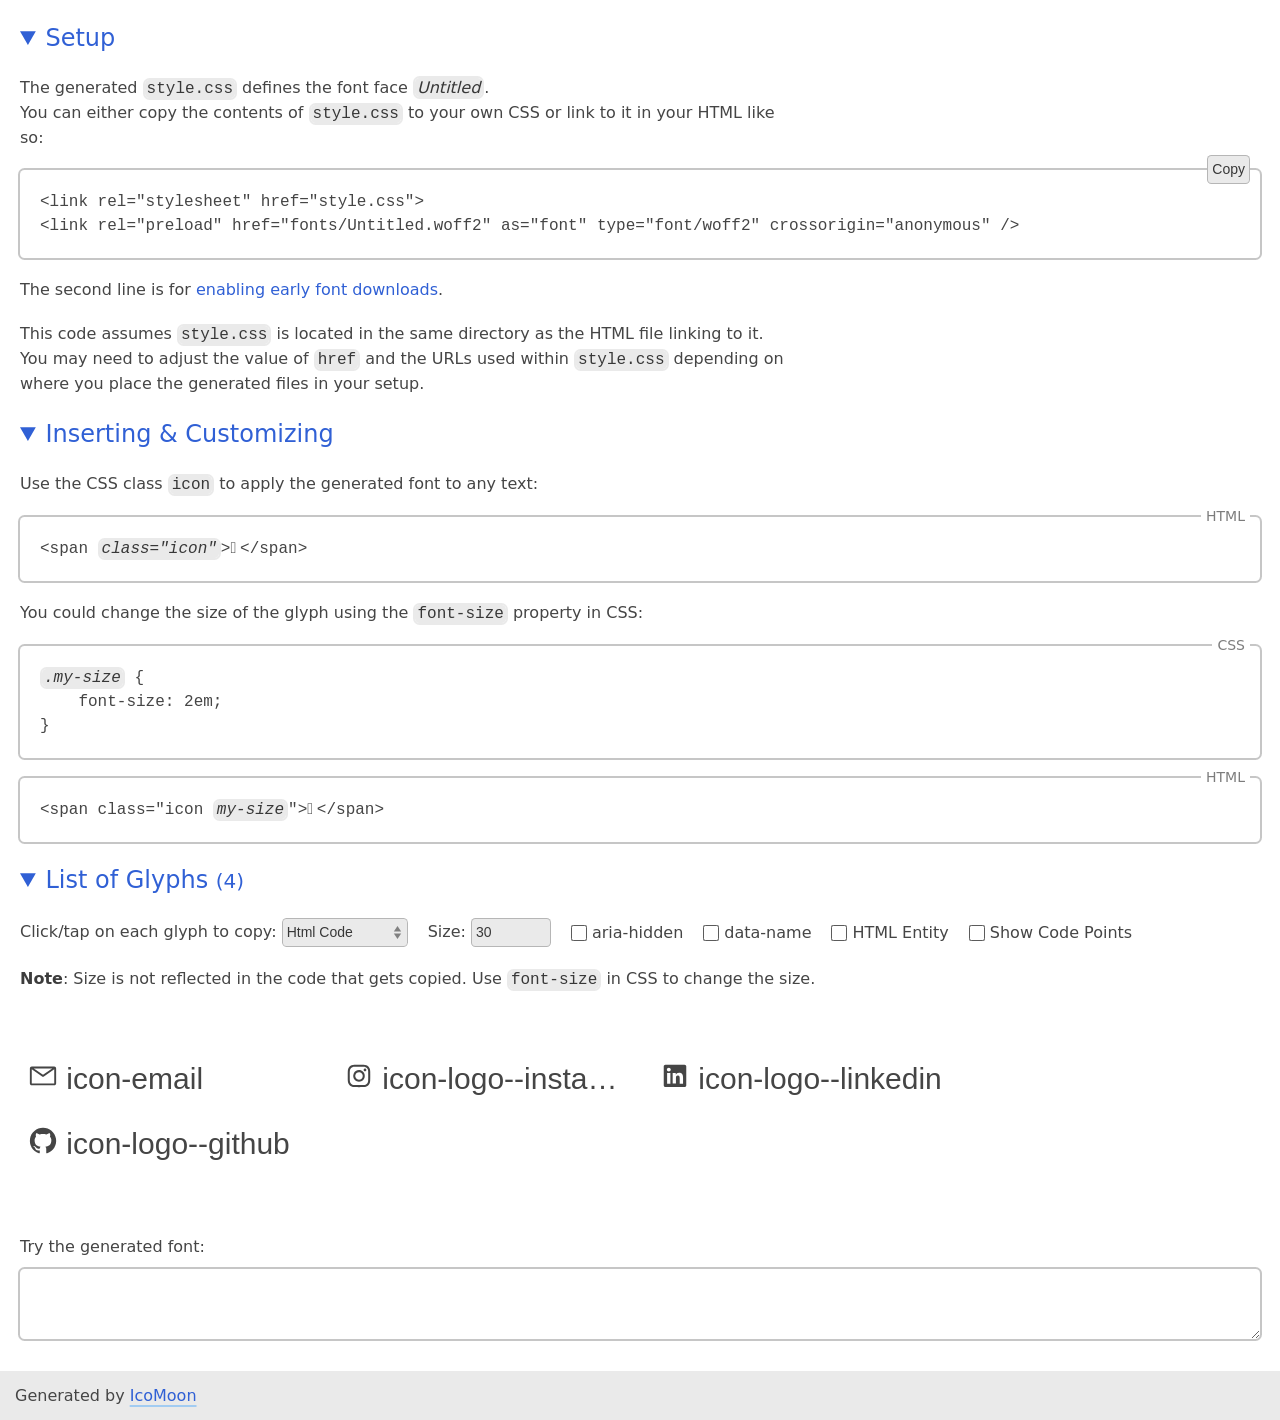
<file: assets/Font/FontSocials/demo.html>
<!doctype html>
<html lang="en">
<head>
    <title>Font Demo &amp; Reference</title>
    <meta charset="utf-8">
    <meta name="viewport" content="width=device-width, initial-scale=1">
    <meta name="description" content="">
    <link rel="stylesheet" href="style.css">
    <link rel="preload" href="fonts/Untitled.woff2" as="font" type="font/woff2" crossorigin="anonymous" />
    <!-- The following CSS is not required for using generated glyphs. -->
    <style>::selection{color:var(--off7);background:var(--blue2)}a{color:var(--blue0);text-decoration:none}a:active{color:var(--off7)}@media (hover){a:hover{color:var(--off7)}}.decoratedLinks a{text-decoration:underline;text-decoration-thickness:2px;text-decoration-skip-ink:none;text-decoration-color:var(--color, var(--blue2));text-underline-offset:4px;transition:text-decoration .3s,text-decoration-color .5s,text-underline-offset .3s,color .2s}.decoratedLinks a:hover{--color: var(--off5);text-underline-offset:6px}.decoratedLinks ._noLine,.undecoratedLinks a{text-decoration:none}.decoratedLinks a:focus-visible{text-decoration:none}@keyframes focusRingAnimation{0%{outline-width:4px}}:root,:root.light{color-scheme:light;background:var(--on2);color:var(--fg);font-family:ui-sans-serif,system-ui,-apple-system,sans-serif;font-size:16px;line-height:1.5;--bg: #eaeaea;--fg: #454545;--red-rgb: 215, 0, 21;--red: rgb(var(--red-rgb));--orange: rgb(242, 141, 0);--green: #00a100;--focus: rgba(0, 195, 255, .8);--blue0: #3060d5;--blue2: #a2ccf2;--on2: #fff;--off4: rgba(0, 0, 0, .2254);--off5: rgba(0, 0, 0, .5127);--off6: rgba(0, 0, 0, .7659);--off7: #000}@media (prefers-color-scheme: dark){:root{color-scheme:dark;--bg: #242424;--fg: #bababa;--red-rgb: 255, 105, 97;--red: rgb(var(--red-rgb));--orange: rgb(255, 159, 10);--green: #5eba6e;--focus: rgba(0, 137, 179, .8);--blue0: #8abbef;--blue2: #3e6486;--on2: #000;--off4: rgba(255, 255, 255, .1649);--off5: rgba(255, 255, 255, .4257);--off6: rgba(255, 255, 255, .8142);--off7: #fff}}:root.dark{color-scheme:dark;--bg: #242424;--fg: #bababa;--red-rgb: 255, 105, 97;--red: rgb(var(--red-rgb));--orange: rgb(255, 159, 10);--green: #5eba6e;--focus: rgba(0, 137, 179, .8);--blue0: #8abbef;--blue2: #3e6486;--on2: #000;--off4: rgba(255, 255, 255, .1649);--off5: rgba(255, 255, 255, .4257);--off6: rgba(255, 255, 255, .8142);--off7: #fff}.mvn{margin-bottom:0;margin-top:0}.rltv{position:relative}.monospace,code,pre{font-family:ui-monospace,SFMono-Regular,SF Mono,Menlo,Consolas,Liberation Mono,monospace}body{margin:0;min-height:calc(100vh - 20px);padding-top:20px}details,section{padding:0 20px}details{margin-bottom:20px}details[open]{margin-bottom:0}summary{color:var(--blue0);cursor:default;font-size:1.5em;width:fit-content}summary:hover,summary:active{color:var(--off7)}h1,summary{font-weight:500}h1,strong,code,em{color:var(--off6)}code,em{background:var(--bg);box-shadow:0 0 0 2px var(--bg);margin:0 2px;padding:0 2px}footer{background:var(--bg);line-height:19px;margin-top:20px;padding:15px;position:sticky;top:100%}p{max-width:76ch}p,pre{margin-bottom:20px;margin-top:20px}ul{list-style-position:inside;margin:20px 0;padding:20px}.br0,a,button,code,em,input,pre,select,summary,textarea,ul{border-radius:4.5px}input,select,.copy{box-shadow:inset 0 0 0 1px var(--off4);background-color:var(--bg);border:0;color:var(--off6);font-size:14px;line-height:19px;margin:0;padding:5px}input:hover,input:active,select:hover,select:active,.copy:hover,.copy:active{color:var(--off7);box-shadow:inset 0 0 0 1px var(--off5)}input:focus,select:focus,.copy:focus{box-shadow:none}select{appearance:none;background-image:url([data-uri]);background-position:right center;background-repeat:no-repeat;background-size:1.5em 50%;padding-right:20px}label{display:inline-block;margin:20px 20px 0 0}:focus-visible{outline:3px solid;outline-color:var(--focus);box-shadow:none}:focus-visible:not(:invalid){animation:focusRingAnimation .2s}pre{box-shadow:0 0 0 2px var(--off4);overflow:scroll;padding:20px;position:relative}textarea{background:none;border:0;box-shadow:0 0 0 2px var(--off4);color:var(--fg);display:block;font-size:1rem;margin:10px 0;min-height:1.5em;padding:5px;resize:vertical;width:calc(100% - 10px)}[data-lang]{position:relative}[data-lang]:after{background:var(--on2);border-radius:4.5px;color:var(--off5);content:attr(data-lang);font-size:14px;line-height:1;padding:2px 5px;position:absolute;right:10px;top:-.7em}.copy{position:absolute;right:10px;top:-15px}.copy:disabled{background:var(--on2);box-shadow:inset 0 0 0 1px var(--green);color:var(--green);font-weight:600}
._demo_glyphs {
    background: var(--background, transparent);
    display: flex;
    flex-wrap: wrap;
    margin: 20px -20px 0;
    padding: 5px 20px 20px;
}

._demo_glyph {
    background: none;
    border: none;
    color: var(--color);
    font-family: sans-serif !important;
    font-size: var(--glyph-size);
    line-height: 1;
    margin: 1rem 1rem 0 0;
    overflow: hidden;
    padding: 0.5rem;
    padding: max(0.5rem, 0.15625em);
    text-align: left;
    text-overflow: ellipsis;
    white-space: nowrap;
    width: 10em;
    width: max(10em, 15rem);
}
._demo_glyph span {
    pointer-events: none;
}
.centered {
    display: flex;
    align-items: center;
}
.glyphTitle {
    overflow: hidden;
    text-overflow: ellipsis;
    line-height: 1.25;
}
button._demo_glyph:hover {
    box-shadow: 0 0 0 2px var(--color, var(--off4));
}
button._demo_glyph:active {
    box-shadow: 0 0 0 2px var(--color, var(--fg));
}
button._demo_glyph._demo_copied {
    box-shadow: 0 0 0 2px var(--green);
}
._demo_copied {
    position: relative;
}
._demo_copied::before {
    content: "";
}
._demo_copied::after {
    align-items: center;
    background: linear-gradient(to left, var(--background, var(--on2)) 8ch, transparent);
    color: var(--color, var(--green));
    content: "✓ Copied";
    display: flex;
    font-family: ui-sans-serif,system-ui,-apple-system,sans-serif !important;
    font-size: max(1rem, 0.5em);
    height: 100%;
    justify-content: right;
    line-height: 1;
    padding-right: 0.5em;
    position: absolute;
    right: 0;
    top: 0;
    width: 50%;
}
body {--glyph-size: 30px;}#size {width: 5em;}#test {display: block;margin: 3rem 0 2rem;}#test textarea {font-size: var(--glyph-size);background: var(--background);color: var(--color);}#copy_settings, #toggles_wrapper, #toggles_wrapper label {display: flex;flex-wrap: wrap;align-items: center;}#copy_settings p {min-width: 100%;}#toggles_wrapper label {gap: 5px;}._demo_code {display: none;}input[type="checkbox"] {width: 16px;height: 16px;}:has(#codes:checked) ._demo_code {display: flex;align-items: center;margin: 10px 0 30px 8px;font-family: monospace !important;gap: 5px;width: 7em;color: var(--color);& input {width: 100%;}}</style>
    <style>._demo_glyph .icon {white-space: pre}</style>
</head>
<body>
    <details open>
        <summary>Setup</summary>
        <p>
            The generated <code>style.css</code> defines the font face
            <em>Untitled</em>.
            <br>
            You can either copy the contents of <code>style.css</code> to your
            own CSS or link to it in your HTML like so:
        </p>
        <div class="rltv">
          <pre>&lt;link rel="stylesheet" href="style.css"&gt;
&lt;link rel="preload" href="fonts/Untitled.woff2" as="font" type="font/woff2" crossorigin="anonymous" /&gt;</pre>
          <button class="copy">Copy</button>
        </div>
        <p>The second line is for <a href="https://highperformancewebfonts.com/read/on-the-origins-of-cross"> enabling early font downloads</a>.</p>
        <p>This code assumes <code>style.css</code> is located in the same directory as the HTML file linking to it. You may need to adjust the value of
            <code>href</code> and the URLs used within <code>style.css</code> depending on
            where you place the generated files in your setup.</p>
    </details>
    <details open>
        <summary>Inserting &amp; Customizing</summary>
        <p>
            Use the CSS class <code>icon</code> to apply the generated font to
            any text:
        </p>
        <div data-lang="HTML">
        <pre>&lt;span <em>class="icon"</em>&gt;&#xf516;&lt;/span&gt;</pre>
        </div>
        <p>
            You could change the size of the glyph using the
            <code>font-size</code> property in CSS:
        </p>
<div data-lang="CSS"><pre>
<em>.my-size</em> {
    font-size: 2em;
}
</pre></div>
        <div data-lang="HTML">
        <pre>&lt;span class="icon <em>my-size</em>"&gt;&#xf516;&lt;/span&gt;</pre>
        </div>
    </details>
    <details open>
        <noscript>
            <p>Enable JavaScript for easier copying of codes to clipboard.</p>
        </noscript>
        <summary>List of Glyphs <small>(4)</small></summary>
        <div id="copy_settings" style="display: none">
            <label>
                Click/tap on each glyph to copy:
                <select id="copy_subject">
                    <option value="html">Html Code</option>
                    <option value="character">character</option>
                    <option value="code">code point (hex)</option>
                </select>
            </label>
            <br>
            <label>
                Size:
                <input id="size" type="number" value="30" min="8" max="99999" />
            </label>
            <div id="toggles_wrapper">
              <label>
                  <input id="aria_hidden" type="checkbox" />
                  aria-hidden
              </label>
              <label>
                  <input id="data_name" type="checkbox" />
                  data-name
              </label>
              <label>
                  <input id="html_entity" type="checkbox" />
                  HTML Entity
              </label>
              <label>
                  <input id="codes" type="checkbox" />
                  Show Code Points
              </label>
            </div>
            <p>
                <strong>Note</strong>: Size is not reflected in the code that
                gets copied. Use <code>font-size</code> in CSS to change the size.
            </p>
        </div>
        <div class="_demo_glyphs">
            <div><div class="_demo_glyph"><span class="icon">&#xf516;</span> icon-email</div><label class="_demo_code">U+ <input readonly value="f516" /></label></div>
            <div><div class="_demo_glyph"><span class="icon">&#xf5c1;</span> icon-logo--instagram</div><label class="_demo_code">U+ <input readonly value="f5c1" /></label></div>
            <div><div class="_demo_glyph"><span class="icon">&#xf7b0;</span> icon-logo--linkedin</div><label class="_demo_code">U+ <input readonly value="f7b0" /></label></div>
            <div><div class="_demo_glyph"><span class="icon">&#xf477;</span> icon-logo--github</div><label class="_demo_code">U+ <input readonly value="f477" /></label></div>
        </div>
        <label id="test">
            Try the generated font:
            <textarea class="icon"></textarea>
        </label>
    </details>
    <footer>
        <p class="mvn decoratedLinks">Generated by <a href="https://icomoon.io">IcoMoon</a></p>
    </footer>
    <!-- The following script is not required for using generated glyphs. -->
    <script>
        let tid, tid2;
        const ariaHidden = document.getElementById("aria_hidden");
        const copiedClass = "_demo_copied";
        const dataName = document.getElementById("data_name");
        const copySubject = document.getElementById("copy_subject");
        const glyphClass = "_demo_glyph";
        const htmlEntity = document.getElementById("html_entity");
        const wrapper = document.querySelector("._demo_glyphs");
        const names = {
            0xf516: "email",
            0xf5c1: "logo--instagram",
            0xf7b0: "logo--linkedin",
            0xf477: "logo--github"
        };
        const ligatures = {};
        document.getElementById("copy_settings").removeAttribute("style");
        document.querySelectorAll("." + glyphClass).forEach(function (x) {
            try {
                x.setAttribute("title", x.childNodes[1].textContent.trim());
            } catch (ignore) {}
            x.outerHTML = x.outerHTML.replace(/<(\/?)div/, "<$1button");
        });
        document.getElementById("copy_subject").addEventListener("change", function () {
        }, false);
        function showRelevantToggles() {
            const copySubjectValue = copySubject.value;
            if (copySubjectValue === "html") {
                ariaHidden.parentElement.style.display = "";
                dataName.parentElement.style.display = "";
                htmlEntity.parentElement.style.display = "";
            } else if (copySubjectValue === "html_old") {
                ariaHidden.parentElement.style.display = "";
                dataName.parentElement.style.display = "none";
                htmlEntity.parentElement.style.display = "none";
            } else {
                ariaHidden.parentElement.style.display = "none";
                dataName.parentElement.style.display = "none";
                htmlEntity.parentElement.style.display = "none";
            }
        }
        showRelevantToggles();
        copySubject.addEventListener("change", showRelevantToggles, false);
        document.body.addEventListener("click", function (e) {
            const copySubjectValue = copySubject.value;
            let className;
            let target = e.target;
            let text;
            if (target.classList.contains("copy")) {
                let pre = target.parentElement.querySelector("pre");
                navigator.clipboard.writeText(pre.innerText).then(function () {
                    target.disabled = true;
                    target.textContent = "✓ Copied";
                    clearTimeout(tid2);
                    tid2 = setTimeout(function () {
                        target.disabled = false;
                        target.textContent = "Copy";
                    }, 1000);
                });
            } else if (target.classList.contains(glyphClass)) {
                try {
                    if (copySubjectValue === "html") {
                        text = target.children[0].outerHTML;
                        if (dataName.checked) {
                            const code = target.children[0].textContent.codePointAt(0);
                            const name = names[code];
                            if (name) {
                              text = text.replace(">", ` data-name="${name}">`);
                            }
                        }
                        if (ariaHidden.checked) {
                            text = text.replace(">", " aria-hidden=\"true\">");
                        }
                        if (htmlEntity.checked) {
                            const hex = target.children[0].textContent.codePointAt(0).toString(16);
                            text = text.replace(/>.+</, `>&#x${hex};<`);
                        }
                    } else if (copySubjectValue === "html_old") {
                        className = target.children[0].className;
                        className = className.replace(
                            "icon",
                            target.childNodes[1].textContent.trim()
                        );
                        text = `<span class="${className}"></span>`;
                        if (ariaHidden.checked) {
                            text = text.replace(">", " aria-hidden=\"true\">");
                        }
                    } else {
                        text = target.children[0].textContent;
                        if (copySubjectValue === "code") {
                            text = text.codePointAt(0).toString(16);
                        } else if (copySubjectValue === "ligatures") {
                            text = ligatures[text.codePointAt(0)] || "";
                        }
                    }
                    navigator.clipboard.writeText(text).then(function () {
                        const xs = document.querySelectorAll("." + copiedClass);
                        xs.forEach(function (x) {
                            x.classList.remove(copiedClass);
                        });
                        clearTimeout(tid);
                        target.classList.add(copiedClass);
                        tid = setTimeout(function () {
                            target.classList.remove(copiedClass);
                        }, 1000);
                    });
                } catch (ignore) {}
            }
        }, false);
        document.getElementById("size").addEventListener("change", function (e) {
            let size = Number(e.target.value);
            if (size < 8) {
                size = 8;
                e.target.value = size;
            }
            if (!Number.isNaN(size)) {
                document.body.style.setProperty("--glyph-size", size + "px");
            }
        }, false);
        (function () {
            const key = "color-scheme";
            const dark = "dark";
            const light = "light";
            const prefersDarkMedia = "(prefers-color-scheme: dark)";
            function system() {
                if (window.matchMedia(prefersDarkMedia).matches) {
                    return dark;
                }
                return light;
            }
            function computed() {
                const value = localStorage.getItem(key);
                if (value === dark || value === light) {
                    return value;
                }
                return system();
            }
            function setValue(value) {
                document.documentElement.classList.remove(light);
                document.documentElement.classList.remove(dark);
                if (value === system()) {
                    localStorage.removeItem(key);
                } else {
                    localStorage.setItem(key, value);
                    document.documentElement.classList.add(value);
                }
            }
            document.body.addEventListener("keydown", function (e) {
                if (!e.shiftKey || e.code !== "Digit8") {
                    return;
                }
                const newValue = (
                    computed() === dark
                    ? light
                    : dark
                );
                setValue(newValue);
            }, false);
            setValue(computed());
        }());
    </script>
</body>
</html>
</file>
<file: assets/StyleSheet/public.css>
*,
*::after,
*::before {
    margin: 0;
    padding: 0;
    box-sizing: border-box;
}

body {
    font-size: 100%;
    font-family: Arial, "Helvetica Neue", Helvetica, sans-serif;
}

a {
    text-decoration: none;
    color: inherit;

    &:visited {
        color: inherit;
    }
}

li {
    list-style-type: none;
}

.row {
    width: 100%;
    display: flex;
    flex-wrap: wrap;
}
</file>
<file: assets/StyleSheet/master.css>
:root {
    --bordercolor: #e5edf5;
    --textblack: #061b31;
    --graybg: #fafbfd;
    --textlight: #64748d;
    --buttoncolor: #533afd;
    --buttonhover: #2e2b8c;
    --bordercolor2: #182659;
    --textlight2: #839bc8;
}

section {
    border-right: 1px solid var(--bordercolor);
    border-left: 1px solid var(--bordercolor);
    width: 100%;
    max-width: 1265px;
}

@keyframes waveScale {

    0%,
    100% {
        background-size: 100% 100%;
        background-position: 300px 0;
    }

    50% {
        background-size: 140% 100%;
        background-position: -180px 0;
    }
}

@keyframes marquee {

    from {
        transform: translateX(0);
    }

    to {
        transform: translateX(-50%);
    }
}

@keyframes circle {

    50% {
        background-size: 180% 80%;
    }
}

@keyframes globe {

    50% {
        background-size: 110% 70%;
    }
}

@keyframes mobile1 {

    0%,
    40%,
    100% {
        opacity: 1;
        transform: translateY(0);
    }

    50% {
        opacity: 0;
        transform: translateY(-35px);
    }

    50%,
    90% {
        opacity: 0;
        transform: translateY(-35px);
    }

    91%,
    95% {
        opacity: 0;
        transform: translateY(35px);
    }
}

@keyframes mobile2 {

    0%,
    40% {
        opacity: 0;
        transform: translateY(35px);
    }

    50% {
        opacity: 1;
        transform: translateY(0);
    }

    50%,
    90% {
        opacity: 1;
        transform: translateY(0);
    }

    100% {
        opacity: 0;
        transform: translateY(-35px);
    }
}

@keyframes bar {

    from {
        width: 10%;
    }

    50% {
        width: 100%;
    }

    to {
        width: 10%;
    }

}

@keyframes barscale1 {

    50% {
        transform: scaleY(1.1);
        background-color: #4441fd;

    }
}

@keyframes barscale2 {

    50% {
        transform: scaleY(1.3);
        background-color: #4441fd;

    }
}

@keyframes credit {

    from {
        background-size: 100% 100%;
    }

    50% {
        background-size: 110% 120%;
    }
}

@keyframes carrossel {

    from {
        transform: translateX(0);
    }

    to {
        transform: translateX(-2780px);
    }
}

@keyframes swaper {

    0%,
    20% {
        opacity: 1;
        transform: rotateX(0deg);
    }

    30% {
        transform: rotateX(360deg);
        opacity: 0.5;
    }

    35%,
    90% {
        opacity: 0;
    }

    95% {
        opacity: 0.5;
    }

}

@keyframes gone {

    0%,
    35% {
        opacity: 1;
    }

    50%,
    90% {
        opacity: 0;
    }

    95% {
        opacity: 0.5;
    }

}

@keyframes jiggle {

    0%,
    34% {
        transform: translateY(0);
    }

    35% {
        transform: translateY(30px);
    }

    36% {
        transform: translateY(-30px);
    }

    38% {
        transform: translateY(20px);
    }

    40% {
        transform: translateY(-20px);
    }

    42% {
        transform: translateY(10px);
    }

    44% {
        transform: translateY(-10px);
    }

    46%,
    100% {
        transform: translateY(0);
    }

}

@keyframes waveScale2 {

    0%,
    100% {
        background-size: 100% 80%;
        background-position: center;
    }

    50% {
        background-size: 100% 90%;
    }


}

@keyframes expand {

    0%,
    100% {
        flex-grow: 1;
    }

    6% {
        flex-grow: 18;
    }

    16% {
        flex-grow: 18;
    }

    22% {
        flex-grow: 1;
    }
}

@keyframes bshadow {

    0%,
    100% {
        box-shadow:
            0 0 30px 5px rgba(66, 46, 182, .35),
            0 0 90px 10px rgba(108, 77, 220, .25);
    }

    50% {
        box-shadow:
            0 0 45px 12px rgba(66, 46, 182, .55),
            0 0 130px 25px rgba(108, 77, 220, .40);
    }
}


/*==================#1 HEADER STYLE ==================*/
/*====================================================*/
header {
    width: 100%;
    height: 90vh;
    display: flex;
    flex-wrap: wrap;
    align-content: start;
    justify-content: center;
    background-image: url(../Images/Hero\ Wave.webp);
    background-repeat: no-repeat;
    animation: waveScale 20s ease-in-out infinite;
    position: relative;
    overflow: hidden;

    >section {

        display: flex;
        flex-wrap: wrap;

        /*==================#1-1 MENU STYLE ==================*/
        &:first-of-type {
            width: 100%;
            height: 10%;
            justify-content: space-between;
            align-items: center;
            padding: 0 10px;
            border-radius: 5px;
            background-color: rgba(255, 255, 255, 0.001);
            transition: 0.4s;
            border: none;
            position: relative;

            >div {
                display: flex;
                align-items: center;

                /* left */
                &:first-of-type {

                    /* logo */
                    >a {
                        display: flex;
                        width: 65px;
                        height: 27px;
                        position: relative;
                        margin-right: 30px;

                        >img {
                            width: 100%;
                            height: 100%;
                            object-fit: contain;
                        }

                        &::before {
                            content: "";
                            position: absolute;
                            top: 50%;
                            left: 50%;
                            width: 110%;
                            height: 110%;
                            background-color: rgba(220, 220, 220, 0.445);
                            transform: translate(-50%, -50%);
                            opacity: 0;
                            transition: 0.4s;
                            border-radius: 15px;
                        }

                        &:hover {
                            &::before {
                                opacity: 1;
                            }
                        }
                    }

                    /* nav */
                    >nav {

                        >ul {
                            display: flex;

                            >li {
                                display: flex;
                                height: 100%;
                                height: 40px;

                                >* {
                                    display: flex;
                                    align-items: center;
                                    justify-content: center;
                                }

                                >a {
                                    height: 100%;
                                    padding: 0 20px;
                                    column-gap: 3px;
                                    color: var(--textblack);
                                    font-weight: 400;
                                    font-size: 14px;
                                    font-family: sans-serif;
                                    text-transform: capitalize;

                                    >i {
                                        font-size: 14px;
                                        transition: 0.4s;
                                    }
                                }

                                /* drop downs */
                                >div {
                                    width: 100%;
                                    max-width: 1265px;
                                    position: absolute;
                                    top: 100%;
                                    left: 50%;
                                    transform: translate(-50%, 0);
                                    display: flex;
                                    align-items: start;
                                    justify-content: center;
                                    background-color: white;
                                    column-gap: 2%;
                                    z-index: 10;
                                    opacity: 0;
                                    visibility: hidden;
                                    transition: 0.4s;
                                    border-bottom: 1px solid var(--bordercolor);
                                    border-top: 1px solid var(--bordercolor);

                                    >div {
                                        width: 18%;
                                        padding: 30px 20px;

                                        >h6 {
                                            font-size: 14px;
                                            color: var(--textblack);
                                            border-bottom: 1px solid var(--bordercolor);
                                            transition: 0.4s;
                                            padding-bottom: 20px;
                                            text-transform: capitalize;
                                        }

                                        >ul {
                                            display: flex;
                                            flex-wrap: wrap;
                                            align-content: start;
                                            row-gap: 15px;
                                            margin-top: 20px;

                                            >li {
                                                width: 100%;
                                                display: flex;
                                                flex-wrap: wrap;
                                                row-gap: 3px;

                                                >* {
                                                    font-size: 14px;
                                                    width: 100%;
                                                    text-transform: capitalize;
                                                }

                                                >a {
                                                    color: #0800ff;
                                                    display: flex;
                                                    justify-content: start;
                                                    align-items: center;

                                                    >i {
                                                        opacity: 0;
                                                        margin-left: 7px;
                                                        font-size: 14px;
                                                        transition: 0.4s;
                                                    }
                                                }

                                                >span {
                                                    color: #666666;
                                                }

                                                &::after {
                                                    content: "";
                                                    width: 200vw;
                                                    height: 100vh;
                                                    position: absolute;
                                                    top: 0;
                                                    left: -50%;
                                                    background-color: rgba(244, 247, 252, 0.03);
                                                    z-index: -1;
                                                    opacity: 0;
                                                    visibility: hidden;
                                                    pointer-events: none;
                                                }
                                            }
                                        }

                                        &:nth-of-type(4) {

                                            >h6 {
                                                font-size: 13px;
                                                font-weight: bold;
                                            }
                                        }

                                        &:last-of-type {
                                            border-left: 1px solid var(--bordercolor);
                                            padding: 30px;
                                            width: 270px;
                                            height: 100%;
                                            background-color: #f8fafd;

                                            >h6 {
                                                border-bottom: 1px solid transparent;
                                            }

                                            >ul {
                                                margin-bottom: 80px;
                                            }

                                            >figure {

                                                >img {
                                                    width: 100%;
                                                    height: 100%;
                                                    object-fit: contain;
                                                }

                                                >figcaption {
                                                    background-color: white;
                                                    padding: 10px 5px;
                                                    display: flex;
                                                    flex-wrap: wrap;

                                                    >p {
                                                        font-size: 14px;
                                                        width: 100%;
                                                        color: var(--textblack);
                                                    }

                                                    >span {
                                                        width: 100%;
                                                        color: gray;
                                                        font-size: 13px;
                                                    }

                                                    >a {
                                                        font-size: 14px;
                                                        color: #0800ff;
                                                        margin-top: 20px;
                                                    }
                                                }
                                            }
                                        }
                                    }
                                }

                                &:nth-of-type(3) {
                                    >div {

                                        >div {
                                            width: 33%;
                                        }
                                    }
                                }

                                &:nth-of-type(2),
                                &:nth-of-type(4) {
                                    >div {

                                        >div {
                                            width: 24%;
                                        }
                                    }
                                }

                                &:nth-of-type(2) {
                                    >div {
                                        >div {

                                            &:last-of-type {
                                                height: 450px;
                                            }
                                        }
                                    }
                                }

                                &:hover {
                                    >a {
                                        >i {
                                            transform: rotate(180deg);
                                        }
                                    }

                                    >div {
                                        opacity: 1;
                                        visibility: visible;

                                        >div {

                                            &:hover {
                                                >h6 {
                                                    border-bottom: 1px solid;
                                                    border-image: linear-gradient(90deg, #31f10b, #fe002a) 1;
                                                }
                                            }

                                            >ul {

                                                >li {

                                                    &:hover {

                                                        >a {
                                                            color: #4934cf;

                                                            >i {
                                                                opacity: 1;
                                                            }
                                                        }

                                                        >span {
                                                            color: #061b31;
                                                        }
                                                    }

                                                    &::after {
                                                        opacity: 1;
                                                        visibility: visible;
                                                    }
                                                }
                                            }
                                        }
                                    }

                                    ~li {
                                        >a {
                                            color: gray;
                                        }
                                    }
                                }

                                &:has(~li:hover)>a {
                                    color: gray;
                                }
                            }
                        }
                    }
                }

                /* right */
                &:last-of-type {
                    column-gap: 10px;

                    >a {
                        padding: 10px;
                        border-radius: 5px;
                        font-size: 14px;
                        font-weight: bold;
                        display: flex;
                        justify-content: center;
                        align-items: center;
                        transition: 0.4s;
                        border: 1px solid transparent;

                        >i {
                            font-size: 14px;
                            margin-left: 10px;
                        }

                        &:first-of-type {
                            color: rgb(233, 155, 10);
                            background-color: white;
                        }

                        &:last-of-type {
                            color: white;
                            background-color: #533afd;
                        }
                    }
                }
            }

            &::before {
                content: "";
                background-color: var(--bordercolor);
                width: 200%;
                height: 1px;
                position: absolute;
                top: 100%;
                left: -30%;
                z-index: 2;
            }

            &:hover {
                background-color: white;
                box-shadow: 0 0 50px 5px rgba(128, 128, 128, 0.342);

                >div {
                    &:first-of-type {
                        >nav {
                            >ul {
                                >li {}
                            }
                        }
                    }

                    &:last-of-type {

                        >a {
                            &:first-of-type {
                                border: 1px solid var(--bordercolor);
                                color: #0800ff;
                            }
                        }
                    }
                }
            }
        }

        /*==================#1-2 HERO STYLE ==================*/
        &:last-of-type {
            height: 90%;

            >div {
                display: flex;
                align-content: start;

                /* content */
                &:first-of-type {
                    flex-wrap: wrap;
                    justify-content: start;
                    padding: 70px 130px;
                    gap: 40px 10px;

                    >p {
                        width: 100%;
                        font-size: 16px;
                        color: var(--textblack);
                        margin-bottom: 10px;

                        >span {
                            font-size: 14px;
                            color: #64748d;
                        }
                    }

                    >h1 {
                        width: 100%;
                        font-size: 44px;
                        color: var(--textblack);
                        line-height: 1.1;
                        font-weight: 300;
                        text-wrap: balance;
                    }

                    >a {
                        display: flex;
                        justify-content: center;
                        align-items: center;
                        border-radius: 5px;
                        padding: 15px 25px;
                        border: 1px solid #0800ff;
                        transition: 0.4s;
                        column-gap: 10px;

                        &:first-of-type {
                            color: white;
                            background-color: #0800ff;
                        }

                        &:last-of-type {
                            color: #0800ff;
                        }

                        &:hover {

                            &:first-of-type {
                                background-color: #4032c8;
                            }

                            &:last-of-type {
                                border: 1px solid #080075;
                                color: #080075;
                            }
                        }
                    }
                }

                /* logos */
                &:last-of-type {
                    border-top: 1px solid var(--bordercolor);
                    height: 82px;
                    overflow: hidden;
                    position: absolute;
                    bottom: 0;
                    width: 100%;
                    max-width: 1263px;
                    z-index: -2;

                    >div {
                        animation: marquee 20s linear infinite;
                        display: flex;

                        >a {

                            display: flex;
                            justify-content: center;
                            align-items: center;
                            font-size: 22px;
                            width: 140px;

                            >i {
                                margin-right: 5px;
                            }

                            &:first-of-type,
                            &:nth-of-type(15) {
                                font-size: 60px;
                                color: #013579;
                            }

                            &:nth-of-type(3),
                            &:nth-of-type(17) {

                                >span {

                                    &:first-of-type,
                                    &:nth-of-type(15) {
                                        color: #4285f4;
                                    }

                                    &:nth-of-type(2) {
                                        color: red;
                                    }

                                    &:nth-of-type(3) {
                                        color: gold;
                                    }

                                    &:nth-of-type(4) {
                                        color: #4285f4;
                                    }

                                    &:nth-of-type(5) {
                                        color: green;
                                    }

                                    &:last-of-type {
                                        color: red;
                                    }
                                }
                            }

                            &:nth-of-type(4),
                            &:nth-of-type(18) {

                                >i {
                                    color: rgb(28, 163, 28);
                                }
                            }

                            &:nth-of-type(8),
                            &:nth-of-type(22) {
                                color: purple;
                            }

                            &:nth-of-type(12),
                            &:nth-of-type(26) {
                                >i {
                                    color: orange;
                                }
                            }

                            &:nth-of-type(14),
                            &:nth-of-type(28) {
                                >i {
                                    color: limegreen;
                                }
                            }
                        }
                    }

                    &:hover {
                        >div {
                            animation-play-state: paused;
                        }
                    }
                }

                &::before {
                    content: "";
                    background-color: var(--bordercolor);
                    width: 200%;
                    height: 1px;
                    position: absolute;
                    top: 100%;
                    left: -30%;
                    z-index: 2;
                }
            }
        }
    }
}


/*=================#2 CONTENT STYLE =================*/
/*===================================================*/
main {
    width: 100%;
    display: flex;
    flex-wrap: wrap;
    align-content: start;
    justify-content: center;
    overflow: hidden;

    >section {
        display: flex;
        justify-content: center;
        align-items: start;
        align-content: start;

        /*==================#2-1 FLEXIBLE SOLUTION STYLE ==================*/
        &:first-of-type {
            max-width: 100%;
            background-color: #fafbfd;
            border: none;
            border-top: 1px solid var(--bordercolor);
            border-bottom: 1px solid var(--bordercolor);

            /* inner box */
            >div {
                padding: 100px 20px 0px;
                width: 100%;
                max-width: 1265px;
                border-right: 1px solid var(--bordercolor);
                border-left: 1px solid var(--bordercolor);
                display: flex;
                flex-wrap: wrap;
                align-content: start;
                row-gap: 70px;

                >div {

                    /* top title */
                    &:first-of-type {
                        width: 100%;

                        >h2 {
                            width: 80%;
                            font-size: 32px;
                            color: var(--textblack);
                            text-wrap: balance;
                            font-weight: 400;

                            >span {
                                font-size: 32px;
                                color: #64748d;
                            }
                        }
                    }

                    /* middle content */
                    &:nth-of-type(2) {
                        display: grid;
                        grid-template-columns: repeat(3, 400px);
                        grid-template-rows: repeat(8, 240px);
                        gap: 10px;

                        /* cards */
                        >div {
                            border: 1px solid var(--bordercolor);
                            border-radius: 5px;
                            padding: 30px 25px;
                            display: flex;
                            flex-wrap: wrap;
                            align-content: start;
                            overflow: hidden;
                            transition: 0.4s;

                            >div {
                                display: flex;

                                &:first-of-type {
                                    width: 100%;
                                    position: relative;

                                    >h3 {
                                        font-size: 25px;
                                        color: var(--textblack);
                                        font-weight: normal;
                                    }

                                    >i {
                                        color: #0800ff;
                                        background-color: #f5f5ff;
                                        padding: 12px;
                                        position: absolute;
                                        top: 0px;
                                        right: 0;
                                        transition: 0.4s;
                                        border-radius: 5px;
                                    }
                                }
                            }

                            /* 1 */
                            &:first-of-type {
                                grid-area: 1 / 1 / span 3 / span 2;
                                background-image: url(../Images/payment-bento-background.webp);
                                background-position: bottom;
                                background-repeat: no-repeat;
                                background-size: cover;
                                padding: 30px 0px 0px 0px;
                                position: relative;
                                row-gap: 80px;

                                >div {

                                    /* title */
                                    &:first-of-type {
                                        padding-left: 25px;

                                        >h3 {
                                            width: 50%;
                                        }

                                        >i {
                                            right: 25px;
                                        }
                                    }

                                    /* phone */
                                    &:nth-of-type(2) {
                                        position: relative;

                                        >img {
                                            height: 525px;
                                        }

                                        >div {
                                            width: 198px;
                                            padding: 25px 8px 0;
                                            display: flex;
                                            flex-wrap: wrap;
                                            justify-content: center;
                                            align-content: start;
                                            position: absolute;
                                            top: 34px;
                                            left: 54px;

                                            >i {
                                                font-size: 30px;
                                                margin-bottom: 20px;
                                                color: #ff7434;
                                            }

                                            >span {
                                                width: 100%;
                                                text-align: center;
                                                text-transform: capitalize;

                                                &:first-of-type {
                                                    font-size: 16px;
                                                    color: var(--textblack);
                                                }

                                                &:nth-of-type(2) {
                                                    font-size: 30px;
                                                    color: var(--textblack);
                                                    margin: 10px 0 15px;
                                                }

                                                &:nth-of-type(3) {
                                                    font-size: 14px;
                                                    color: rgb(83, 83, 83);
                                                    margin-bottom: 30px;
                                                }

                                                &:last-of-type {
                                                    padding: 8px;
                                                    background-color: #ffe0d1;
                                                    margin-top: 20px;
                                                    border-radius: 8px;
                                                    color: #ff7434;
                                                }
                                            }

                                            >div {
                                                width: 100%;
                                                display: flex;
                                                justify-content: space-between;
                                                border-bottom: 1px solid gray;
                                                padding: 5px 0;

                                                >span {
                                                    text-transform: capitalize;
                                                    font-size: 14px;
                                                }
                                            }

                                            &:first-of-type {
                                                animation: mobile1 10s ease-in-out infinite;
                                            }

                                            &:last-of-type {
                                                opacity: 0;
                                                animation: mobile2 10s ease-in-out infinite;

                                                >i {
                                                    color: #ac7df3;
                                                }

                                                >span {
                                                    &:last-of-type {
                                                        background-color: #ac7df3;
                                                        color: white;
                                                    }
                                                }
                                            }
                                        }
                                    }

                                    /* windows*/
                                    &:nth-of-type(3),
                                    &:last-of-type {
                                        position: absolute;
                                        top: 24%;
                                        left: 38%;
                                        width: 503px;
                                        height: 81.5%;
                                        border-radius: 15px 0 0 15px;
                                        border: 1px solid var(--bordercolor);
                                        background-color: rgba(240, 238, 238, 0.322);
                                        backdrop-filter: blur(55px);
                                        display: flex;
                                        flex-wrap: wrap;
                                        align-content: start;

                                        >div {
                                            width: 100%;
                                            display: flex;
                                            flex-wrap: wrap;
                                            align-content: start;

                                            /* top */
                                            &:first-of-type {
                                                padding: 10px 20px;

                                                >i {
                                                    font-size: 30px;
                                                    color: rgb(202, 202, 202);
                                                    width: 30%;
                                                }

                                                >div {
                                                    display: flex;
                                                    border-radius: 50px;
                                                    padding: 5px 30px;
                                                    background-color: rgba(255, 255, 255, 0.493);
                                                    backdrop-filter: blur(15px);
                                                    column-gap: 5px;
                                                    color: rgb(95, 95, 95);
                                                    font-size: 14px;
                                                    align-items: center;
                                                    justify-content: center;
                                                }
                                            }

                                            /* bottom */
                                            &:last-of-type {
                                                margin-left: 7px;
                                                background-color: white;
                                                height: 100%;
                                                border-radius: 8px 0 0 8px;

                                                /* name */
                                                >span {
                                                    padding: 15px;
                                                    text-transform: uppercase;
                                                    font-weight: bold;
                                                    font-size: 14px;
                                                    width: 100%;
                                                    border-bottom: 1px solid var(--bordercolor);
                                                }

                                                /* credit card & product */
                                                >div {
                                                    height: 100%;
                                                    padding: 30px 15px;
                                                    display: flex;
                                                    flex-wrap: wrap;
                                                    align-content: start;

                                                    /* credit card */
                                                    &:first-of-type {
                                                        width: 60%;

                                                        >span {
                                                            text-transform: capitalize;
                                                            width: 100%;

                                                            &:first-of-type {
                                                                font-size: 14px;
                                                            }

                                                            &:nth-of-type(2) {
                                                                text-transform: none;
                                                                border: 1px solid var(--bordercolor);
                                                                padding: 5px 10px;
                                                                margin: 8px 0 15px;
                                                                border-radius: 5px;
                                                            }

                                                            &:nth-of-type(3) {
                                                                font-size: 13px;
                                                                margin-bottom: 15px;
                                                                font-weight: bold;
                                                            }
                                                        }

                                                        >p {
                                                            width: 100%;
                                                            margin: 15px 0 20px;
                                                            display: flex;
                                                            align-items: center;
                                                            justify-content: space-between;

                                                            >span {

                                                                &:first-of-type,
                                                                &:last-of-type {
                                                                    width: 43%;
                                                                    height: 2px;
                                                                    background-color: var(--bordercolor);
                                                                }

                                                                &:nth-of-type(2) {
                                                                    font-size: 13px;
                                                                }
                                                            }
                                                        }

                                                        >div {
                                                            border: 1px solid var(--bordercolor);
                                                            display: flex;
                                                            flex-wrap: wrap;
                                                            border-radius: 15px;

                                                            >span {
                                                                width: 100%;
                                                                padding: 11px 30px;
                                                                border-bottom: 1px solid var(--bordercolor);

                                                                >i {
                                                                    margin-right: 10px;
                                                                }

                                                                &:nth-of-type(1) {

                                                                    >i {
                                                                        color: blue;
                                                                    }
                                                                }

                                                                &:nth-of-type(3) {
                                                                    color: purple;
                                                                }

                                                                &:last-of-type {
                                                                    border: none;
                                                                }
                                                            }
                                                        }

                                                        >a {
                                                            width: 48%;
                                                            display: flex;
                                                            justify-content: center;
                                                            align-items: center;
                                                            padding: 7px;
                                                            border-radius: 5px;
                                                            text-transform: capitalize;

                                                            >i {
                                                                margin-right: 5px;
                                                            }

                                                            &:first-of-type {
                                                                background-color: #00d66f;
                                                                color: black;
                                                                margin-right: 8px;

                                                                >i {
                                                                    border-radius: 50%;
                                                                    color: white;
                                                                    background-color: black;
                                                                }
                                                            }

                                                            &:nth-of-type(2) {
                                                                background-color: black;
                                                                color: white;
                                                            }

                                                            &:nth-of-type(3) {
                                                                width: 100%;
                                                                background-color: #ffe0d1;
                                                                color: #ff7a3d;
                                                                margin-top: 20px;
                                                            }
                                                        }
                                                    }

                                                    /* product */
                                                    &:last-of-type {
                                                        padding: 30px 0 30px 15px;
                                                        width: 40%;
                                                        border-left: 1px solid var(--bordercolor);

                                                        >* {
                                                            width: 100%;
                                                        }

                                                        >span {
                                                            font-size: 14px;
                                                            text-transform: capitalize;
                                                            text-wrap: nowrap;
                                                        }

                                                        >figure {
                                                            margin: 15px 0 30px;
                                                            display: flex;
                                                            border: 1px solid var(--bordercolor);
                                                            border-right: none;
                                                            padding: 5px;
                                                            column-gap: 7px;
                                                            border-radius: 8px 0 0 8px;

                                                            >img {
                                                                width: 70px;
                                                                height: 70px;
                                                                object-fit: cover;
                                                            }

                                                            >figcaption {
                                                                display: flex;
                                                                flex-wrap: wrap;
                                                                align-content: space-between;

                                                                >span {
                                                                    text-transform: capitalize;
                                                                    font-size: 11px;
                                                                    color: var(--textblack);
                                                                }
                                                            }
                                                        }

                                                        >div {
                                                            display: flex;
                                                            justify-content: space-between;
                                                            padding: 10px 0;

                                                            >span {
                                                                text-transform: capitalize;
                                                            }

                                                            &:last-of-type {
                                                                border-top: 1px solid var(--bordercolor);
                                                                padding-top: 20px;
                                                            }
                                                        }
                                                    }
                                                }
                                            }
                                        }
                                    }

                                    /* win 1 */
                                    &:nth-of-type(3) {
                                        opacity: 1;
                                        animation: mobile1 10s ease-in-out infinite;
                                    }

                                    /* win 2 */
                                    &:last-of-type {
                                        opacity: 0;
                                        animation: mobile2 10s ease-in-out infinite;

                                        >div {
                                            &:last-of-type {

                                                >div {
                                                    &:first-of-type {

                                                        >a {

                                                            &:first-of-type {}

                                                            &:nth-of-type(2) {}

                                                            &:last-of-type {
                                                                background-color: #ac7df3;
                                                                color: white;
                                                            }
                                                        }
                                                    }
                                                }
                                            }
                                        }
                                    }
                                }
                            }

                            /* 2 */
                            &:nth-of-type(2) {
                                grid-area: 1 / 3 / span 3 / span 1;
                                background: #ffffff;
                                background: linear-gradient(180deg, #ffffff 35%, #fbc496 50%, rgba(212, 95, 215, 0.7) 60%, #8d7cfd 80%);
                                transition: 0.4s;

                                >div {
                                    &:first-of-type {
                                        margin-bottom: 80px;
                                    }

                                    &:nth-of-type(2),
                                    &:nth-of-type(3) {
                                        width: 100%;
                                        flex-wrap: wrap;
                                        align-content: start;
                                        background-color: white;
                                        border-radius: 8px;
                                        border: 1px solid var(--bordercolor);
                                        padding: 15px;
                                    }

                                    &:nth-of-type(2) {
                                        margin: 38px 0;

                                        >div {
                                            width: 100%;

                                            &:first-of-type {
                                                display: flex;
                                                column-gap: 10px;

                                                >i {
                                                    font-size: 20px;
                                                    border: 1px solid var(--bordercolor);
                                                    padding: 10px;
                                                    border-radius: 0 5px 5px 0;
                                                }

                                                >div {
                                                    display: flex;
                                                    flex-wrap: wrap;
                                                    align-content: center;

                                                    >span {
                                                        width: 100%;
                                                        text-transform: capitalize;
                                                        font-size: 15px;

                                                        &:last-of-type {
                                                            color: gray;
                                                            font-size: 14px;
                                                        }
                                                    }
                                                }
                                            }

                                            &:last-of-type {
                                                height: 12px;
                                                border-radius: 50px;
                                                border: 1px solid var(--bordercolor);
                                                position: relative;

                                                &::before {
                                                    content: "";
                                                    width: 100%;
                                                    height: 100%;
                                                    border-radius: 50px;
                                                    background: #ffffff;
                                                    background: linear-gradient(270deg, #ffffff 35%, #fbb47a 50%, rgb(213, 97, 215) 65%, #6558be 80%);
                                                    position: absolute;
                                                    top: 0;
                                                    left: 0;
                                                    animation: bar 20s ease-in-out infinite;
                                                }
                                            }
                                        }

                                        >span {
                                            width: 100%;
                                            text-transform: capitalize;
                                            font-size: 13px;

                                            &:first-of-type {
                                                margin: 20px 0 6px;
                                            }

                                            &:nth-of-type(2) {
                                                color: gray;
                                            }

                                            &:last-of-type {
                                                margin: 20px 0 8px;
                                            }
                                        }
                                    }

                                    &:nth-of-type(3) {

                                        >span {
                                            width: 100%;
                                            font-size: 13px;
                                            text-transform: capitalize;

                                            &:last-of-type {
                                                color: gray;
                                            }
                                        }

                                        >div {
                                            position: relative;
                                            width: 100%;
                                            height: 230px;

                                            >div {
                                                position: absolute;
                                                bottom: 0;
                                                width: 5px;
                                                background-color: #7f7dfc;
                                                transform-origin: bottom;

                                                &:nth-of-type(1) {
                                                    left: 0px;
                                                    height: 20px;
                                                }

                                                &:nth-of-type(2) {
                                                    left: 10px;
                                                    height: 25px;
                                                }

                                                &:nth-of-type(3) {
                                                    left: 20px;
                                                    height: 30px;
                                                }

                                                &:nth-of-type(4) {
                                                    left: 30px;
                                                    height: 40px;
                                                }

                                                &:nth-of-type(5) {
                                                    left: 40px;
                                                    height: 50px;
                                                }

                                                &:nth-of-type(6) {
                                                    left: 50px;
                                                    height: 70px;
                                                }

                                                &:nth-of-type(7) {
                                                    left: 60px;
                                                    height: 100px;
                                                }

                                                &:nth-of-type(8) {
                                                    left: 70px;
                                                    height: 60px;
                                                }

                                                &:nth-of-type(9) {
                                                    left: 80px;
                                                    height: 70px;
                                                }

                                                &:nth-of-type(10) {
                                                    left: 90px;
                                                    height: 30px;
                                                }

                                                &:nth-of-type(11) {
                                                    left: 100px;
                                                    height: 20px;
                                                }

                                                &:nth-of-type(12) {
                                                    left: 110px;
                                                    height: 80px;
                                                }

                                                &:nth-of-type(13) {
                                                    left: 120px;
                                                    height: 70px;
                                                }

                                                &:nth-of-type(14) {
                                                    left: 130px;
                                                    height: 90px;
                                                }

                                                &:nth-of-type(15) {
                                                    left: 140px;
                                                    height: 120px;
                                                }

                                                &:nth-of-type(16) {
                                                    left: 150px;
                                                    height: 150px;
                                                }

                                                &:nth-of-type(17) {
                                                    left: 160px;
                                                    height: 115px;
                                                }

                                                &:nth-of-type(18) {
                                                    left: 170px;
                                                    height: 170px;
                                                }

                                                &:nth-of-type(19) {
                                                    left: 180px;
                                                    height: 200px;
                                                }

                                                &:nth-of-type(20) {
                                                    left: 190px;
                                                    height: 150px;
                                                }

                                                &:nth-of-type(21) {
                                                    left: 200px;
                                                    height: 120px;
                                                }

                                                &:nth-of-type(22) {
                                                    left: 210px;
                                                    height: 100px;
                                                }

                                                &:nth-of-type(23) {
                                                    left: 220px;
                                                    height: 70px;
                                                }

                                                &:nth-of-type(24) {
                                                    left: 230px;
                                                    height: 30px;
                                                }

                                                &:nth-of-type(25) {
                                                    left: 240px;
                                                    height: 50px;
                                                }

                                                &:nth-of-type(26) {
                                                    left: 250px;
                                                    height: 70px;
                                                }

                                                &:nth-of-type(27) {
                                                    left: 260px;
                                                    height: 80px;
                                                }

                                                &:nth-of-type(28) {
                                                    left: 270px;
                                                    height: 130px;
                                                }

                                                &:nth-of-type(29) {
                                                    left: 280px;
                                                    height: 110px;
                                                }

                                                &:nth-of-type(30) {
                                                    left: 290px;
                                                    height: 90px;
                                                }

                                                &:nth-of-type(31) {
                                                    left: 300px;
                                                    height: 80px;
                                                }

                                                &:nth-of-type(32) {
                                                    left: 310px;
                                                    height: 60px;
                                                }
                                            }
                                        }
                                    }
                                }

                                &:hover {
                                    >div {
                                        &:nth-of-type(3) {
                                            >div {

                                                >div {
                                                    &:nth-of-type(7) {
                                                        animation: barscale2 10s ease-in-out infinite;
                                                    }

                                                    &:nth-of-type(2) {
                                                        animation: barscale2 10s ease-in-out infinite;
                                                    }

                                                    &:nth-of-type(19) {
                                                        animation: barscale1 10s ease-in-out infinite;
                                                    }

                                                    &:nth-of-type(27) {
                                                        animation: barscale2 10s ease-in-out infinite;
                                                    }

                                                    &:nth-of-type(28) {
                                                        animation: barscale2 10s ease-in-out infinite;
                                                    }

                                                    &:nth-of-type(30) {
                                                        animation: barscale2 10s ease-in-out infinite;
                                                    }
                                                }
                                            }
                                        }
                                    }
                                }
                            }

                            /* 3 */
                            &:nth-of-type(3) {
                                grid-area: 4 / 1 / span 3 / span 1;
                                background-image: url(../Images/background\ phone.png);
                                background-size: 140% 70%;
                                background-repeat: no-repeat;
                                background-position: 45% 80%;
                                background-color: #f4f2fe;
                                animation: circle 10s linear infinite;
                                position: relative;

                                >div {
                                    >h3 {
                                        width: 60%;
                                    }

                                    &:nth-of-type(2),
                                    &:nth-of-type(3),
                                    &:nth-of-type(4) {
                                        background-color: white;
                                        border-radius: 12px;
                                        padding: 15px;
                                        font-size: 12px;
                                        border: 1px solid var(--bordercolor);
                                    }

                                    &:nth-of-type(2) {
                                        position: absolute;
                                        top: 190px;
                                        left: 100px;
                                        width: 235px;
                                    }

                                    &:nth-of-type(3) {
                                        margin-top: 200px;
                                        width: 235px;
                                    }

                                    &:nth-of-type(4) {
                                        margin-top: 20px;
                                        display: flex;
                                        flex-wrap: wrap;
                                        gap: 10px;

                                        >figure {
                                            border: 1px solid var(--bordercolor);
                                            background-color: #e9eff7;
                                            width: 48%;
                                            border-radius: 8px;
                                            display: flex;
                                            justify-content: center;
                                            align-items: center;
                                            flex-wrap: wrap;

                                            >img {
                                                width: 115px;
                                                height: 115px;
                                                object-fit: cover;
                                            }

                                            >figcaption {
                                                width: 100%;
                                                background-color: white;
                                                display: flex;
                                                flex-wrap: wrap;
                                                align-content: start;
                                                padding: 10px 5px;
                                                border-radius: 8px;

                                                >span {
                                                    width: 100%;
                                                    text-transform: capitalize;

                                                    &:nth-of-type(2) {
                                                        margin: 3px 0 7px;
                                                        color: #080075;
                                                    }

                                                    &:last-of-type {
                                                        color: #080075;
                                                        margin-top: 7px;
                                                    }
                                                }
                                            }
                                        }

                                        >a {
                                            text-transform: capitalize;
                                            color: #080075;
                                            background-color: #e9eff7;
                                            width: 100%;
                                            padding: 12px;
                                            border-radius: 8px;
                                            display: flex;
                                            justify-content: center;
                                            align-items: center;
                                        }
                                    }
                                }
                            }

                            /* 4 */
                            &:nth-of-type(4) {
                                grid-area: 4 / 2 / span 3 / span 1;
                                position: relative;
                                background:
                                    radial-gradient(circle at 20% 75%, rgba(255, 170, 205, 0.48), transparent 50%),
                                    radial-gradient(circle at 85% 35%, rgba(255, 190, 235, 0.42), transparent 45%),
                                    radial-gradient(circle at 75% 70%, rgba(181, 169, 255, 0.44), transparent 50%),
                                    radial-gradient(circle at 10% 95%, rgba(181, 200, 255, 0.38), transparent 45%),
                                    #fff;

                                >div {
                                    >h3 {
                                        width: 60%;
                                    }

                                    &:nth-of-type(2) {
                                        width: 260px;
                                        height: 420px;
                                        position: absolute;
                                        top: 50%;
                                        left: 50%;
                                        transform: translate(-50%, -50%);
                                        border-radius: 15px;

                                        >img {
                                            width: 85px;
                                            height: 65px;
                                            object-fit: contain;
                                            position: absolute;
                                            top: 50px;
                                            right: 30px;
                                        }

                                        >i {
                                            font-size: 80px;
                                            position: absolute;
                                            bottom: 5px;
                                            right: 5px;
                                        }

                                        &::before {
                                            position: absolute;
                                            width: 100%;
                                            height: 100%;
                                            border-radius: 15px;
                                            top: 0;
                                            left: 0;
                                            content: "";
                                            background-image: url(../Images/wave_crop.webp);
                                            background-size: 100% 100%;
                                            transform: rotate(180deg);
                                            animation: credit 10s linear infinite;
                                            background-repeat: no-repeat;
                                        }
                                    }
                                }
                            }

                            /* 5 */
                            &:nth-of-type(5) {
                                grid-area: 4 / 3 / span 3 / span 1;
                                background-image: url(../Images/globe.png);
                                background-repeat: no-repeat;
                                background-size: 100% 70%;
                                background-position: bottom;
                                animation: globe 20s linear infinite;

                                >div {
                                    >h3 {
                                        width: 75%;
                                    }
                                }
                            }

                            /* 6 */
                            &:nth-of-type(6) {
                                grid-area: 7 / 1 / span 2 / span 3;
                                background-repeat: no-repeat;
                                background-image: url(../Images/ConnectBentoBackground.webp);
                                background-size: cover;
                                position: relative;

                                >div {
                                    >h3 {
                                        width: 17%;
                                    }

                                    &:nth-of-type(2),
                                    &:nth-of-type(3) {
                                        border: 1px solid var(--bordercolor);
                                        border-radius: 15px;
                                        position: absolute;
                                        display: flex;
                                        flex-wrap: wrap;
                                        align-content: start;
                                    }

                                    /* left box */
                                    &:nth-of-type(2) {
                                        width: 300px;
                                        height: 330px;
                                        background-color: white;
                                        bottom: 20px;
                                        left: 260px;
                                        padding: 12px;
                                        z-index: 2;

                                        >div {
                                            width: 100%;
                                            display: flex;
                                            justify-content: space-between;
                                            font-size: 12px;
                                            text-transform: capitalize;
                                            border-top: 1px solid var(--bordercolor);
                                            padding: 10px 0;

                                            &:first-of-type {
                                                border: none;
                                                justify-content: start;
                                                align-items: center;
                                                margin-bottom: 15px;
                                                column-gap: 10px;

                                                >span {

                                                    &:first-of-type {
                                                        display: flex;
                                                        align-items: center;
                                                        justify-content: center;
                                                        font-size: 16px;
                                                        width: 30px;
                                                        height: 30px;
                                                        background-color: #ff6118;
                                                        color: white;
                                                        border-radius: 50%;
                                                    }
                                                }
                                            }
                                        }

                                        >span {
                                            width: 100%;
                                            text-transform: capitalize;
                                            font-size: 12px;

                                            &:first-of-type {
                                                color: black;
                                            }

                                            &:last-of-type {
                                                color: var(--textblack);
                                                margin: 5px 0 15px;
                                                color: rgb(80, 80, 80);
                                            }
                                        }
                                    }

                                    /* right box */
                                    &:nth-of-type(3) {
                                        width: 730px;
                                        height: 440px;
                                        background-color: rgba(240, 238, 238, 0.322);
                                        backdrop-filter: blur(55px);
                                        right: 90px;
                                        bottom: 0;
                                        border-radius: 15px 15px 0 0;
                                        z-index: 1;
                                        display: flex;
                                        flex-wrap: wrap;
                                        padding: 10px 20px 0;

                                        >div {
                                            display: flex;
                                            align-items: center;
                                            width: 100%;

                                            /* url */
                                            &:first-of-type {
                                                margin-bottom: 10px;

                                                >i {
                                                    font-size: 30px;
                                                    color: rgb(202, 202, 202);
                                                    width: 30%;
                                                }

                                                >div {
                                                    display: flex;
                                                    border-radius: 50px;
                                                    padding: 5px 30px;
                                                    background-color: rgba(255, 255, 255, 0.493);
                                                    backdrop-filter: blur(15px);
                                                    column-gap: 5px;
                                                    color: rgb(95, 95, 95);
                                                    font-size: 14px;
                                                    align-items: center;
                                                    justify-content: center;
                                                }
                                            }

                                            /* inner white box */
                                            &:last-of-type {
                                                width: 100%;
                                                height: 100%;
                                                background-color: white;
                                                border-radius: 8px 8px 0 0;

                                                >div {
                                                    display: flex;
                                                    flex-wrap: wrap;
                                                    align-content: start;

                                                    /* left */
                                                    &:first-of-type {
                                                        border-right: 1px solid var(--bordercolor);
                                                        width: 26%;
                                                        height: 100%;
                                                        padding: 10px 25px;

                                                        >span {
                                                            text-transform: capitalize;

                                                            i {
                                                                font-size: 19px;
                                                                background-color: #fdd4e8;
                                                                color: #d5205e;
                                                                border-radius: 50%;
                                                                padding: 3px;
                                                            }
                                                        }
                                                    }

                                                    /* right */
                                                    &:last-of-type {
                                                        height: 100%;
                                                        width: 100%;

                                                        >* {
                                                            width: 100%;
                                                            text-transform: capitalize;
                                                        }

                                                        >p {
                                                            font-size: 13px;
                                                            font-weight: bold;
                                                            padding: 20px 20px 20px;
                                                        }

                                                        >div {
                                                            display: flex;
                                                            border-bottom: 1px solid var(--bordercolor);
                                                            padding: 9px 20px;

                                                            >span {
                                                                font-size: 10px;
                                                                width: 25%;
                                                                display: flex;
                                                                align-items: center;

                                                                >* {
                                                                    border-radius: 50%;
                                                                    margin-right: 10px;
                                                                    padding: 3px;
                                                                    display: flex;
                                                                    justify-content: center;
                                                                    align-items: center;
                                                                }

                                                                >span {
                                                                    color: white;
                                                                    width: 15px;
                                                                    height: 15px;
                                                                }
                                                            }

                                                            &:first-of-type {
                                                                >span {
                                                                    font-weight: bold;
                                                                }
                                                            }

                                                            &:nth-of-type(2) {
                                                                >span {

                                                                    >i {
                                                                        background-color: #faeed2;
                                                                    }
                                                                }
                                                            }

                                                            &:nth-of-type(3) {
                                                                >span {

                                                                    >i {
                                                                        background-color: #8278fe;
                                                                        color: white;
                                                                    }
                                                                }
                                                            }

                                                            &:nth-of-type(4) {
                                                                >span {

                                                                    >span {
                                                                        background-color: #faaf00;
                                                                    }
                                                                }
                                                            }

                                                            &:nth-of-type(5) {
                                                                >span {

                                                                    >span {
                                                                        background-color: #ff6118;
                                                                    }
                                                                }
                                                            }

                                                            &:nth-of-type(6) {
                                                                >span {

                                                                    >span {
                                                                        background-color: #eea49e;
                                                                    }
                                                                }
                                                            }

                                                            &:nth-of-type(7) {
                                                                >span {

                                                                    >span {
                                                                        background-color: #7f7dfc;
                                                                    }
                                                                }
                                                            }

                                                            &:nth-of-type(8) {
                                                                >span {

                                                                    >i {
                                                                        background-color: black;
                                                                        color: white;
                                                                    }
                                                                }
                                                            }

                                                            &:nth-of-type(9) {
                                                                >span {

                                                                    >i {
                                                                        background-color: ghostwhite;
                                                                        color: orange;
                                                                    }
                                                                }
                                                            }

                                                            &:nth-of-type(10) {
                                                                >span {

                                                                    >span {
                                                                        background-color: #ff6017;
                                                                    }
                                                                }
                                                            }

                                                            &:last-of-type {
                                                                border: none;

                                                                >span {

                                                                    >span {
                                                                        background-color: #fab000;
                                                                    }
                                                                }
                                                            }
                                                        }
                                                    }
                                                }
                                            }
                                        }
                                    }
                                }
                            }

                            &:hover {

                                border: 1px solid #b9b9b9;
                                transform: scale(1.01);

                                >div {
                                    &:first-of-type {
                                        >i {
                                            background-color: blue;
                                            color: white;
                                            font-size: 17px;
                                        }
                                    }
                                }
                            }
                        }
                    }

                    /* following */
                    &:nth-of-type(3) {
                        width: 100%;
                        margin-top: 50px;
                        display: flex;
                        justify-content: space-between;
                        align-items: center;
                        padding: 50px 40px;
                        position: relative;
                        background-image: url(../Images/Not\ sure\ background.png);
                        background-size: contain;
                        background-repeat: no-repeat;
                        background-position: right;

                        >h3 {
                            font-size: 26px;
                            color: var(--textblack);
                            width: 55%;
                            font-weight: normal;

                            span {
                                color: #64748d;
                            }
                        }

                        >a {
                            background-color: #533afd;
                            color: white;
                            transition: 0.4s;
                            border-radius: 5px;
                            text-transform: capitalize;
                            padding: 15px 25px;

                            &:hover {
                                background-color: #4032c8;
                            }
                        }

                        &::after {
                            content: "";
                            width: 200%;
                            height: 1px;
                            background-color: var(--bordercolor);
                            position: absolute;
                            top: 0;
                            left: -50%;
                        }

                        &::before {
                            content: "";
                            width: 200%;
                            height: 1px;
                            background-color: var(--bordercolor);
                            position: absolute;
                            top: 100%;
                            left: -50%;
                        }
                    }
                }
            }
        }

        /*==================#2-2 BUILDING  STYLE ==================*/
        &:nth-of-type(2) {
            padding: 70px 20px;
            position: relative;

            >img {
                width: 100%;
                height: 400px;
                object-fit: cover;
                object-position: center 60%;
                border-radius: 15px;
            }

            >h3 {
                font-weight: normal;
                width: 50%;
                position: absolute;
                font-size: 48px;
                color: white;
                text-transform: capitalize;
                top: 100px;
                left: 50px;
            }

            >a {
                position: absolute;
                color: #0800ff;
                background-color: white;
                border-radius: 8px;
                display: flex;
                justify-content: center;
                align-items: center;
                padding: 15px 25px;
                top: 240px;
                left: 50px;
            }
        }

        /*==================#2-3 THE BACKBONE STYLE ==================*/
        &:nth-of-type(3) {
            width: 100%;
            max-width: 100%;
            background-color: #fafbfd;

            >div {
                width: 100%;
                height: 100%;
                max-width: 1265px;
                border-right: 1px solid var(--bordercolor);
                border-left: 1px solid var(--bordercolor);
                display: flex;
                flex-wrap: wrap;
                justify-content: center;
                align-self: center;

                >h2 {
                    text-align: center;
                    font-size: 56px;
                    width: 466px;
                    color: var(--textblack);
                    padding: 90px 0;
                }

                >div {
                    display: flex;
                    width: 100%;

                    /* numbers */
                    &:first-of-type {

                        >div {
                            width: 25%;
                            border-top: 1px solid var(--bordercolor);
                            border-bottom: 1px solid var(--bordercolor);
                            display: flex;
                            align-content: start;
                            justify-content: center;
                            flex-wrap: wrap;
                            row-gap: 10px;
                            padding: 50px 0;
                            transition: 0.4s;

                            >span {
                                width: 100%;
                                text-align: center;
                                color: gray;

                                &:first-of-type {
                                    font-size: 48px;
                                }

                                &:last-of-type {
                                    width: 60%;
                                }
                            }

                            &:first-of-type {
                                >span {
                                    color: var(--textblack);
                                }
                            }

                            &:hover {

                                &:first-of-type {
                                    border-top: 1px solid #0b0b0b;
                                    border-bottom: 1px solid #0b0b0b;

                                    >span {
                                        color: var(--textblack);
                                    }
                                }

                                border-top: 1px solid #5b6392;
                                border-bottom: 1px solid #5b6392;

                                >span {
                                    color: #5b6392;
                                }
                            }
                        }
                    }

                    /* dots */
                    &:nth-of-type(2) {
                        height: 520px;
                        position: relative;

                        >img {
                            width: 100%;
                            height: 100%;
                            object-fit: cover;
                        }

                        >i {
                            position: absolute;
                            top: 30px;
                            right: 30px;
                            color: #0800ff;
                            border-radius: 3px;
                            border: 1px solid var(--textblack);
                            padding: 5px;
                            font-size: 20px;
                        }
                    }
                }
            }
        }

        /*==================#2-4 POWERING STYLE ==================*/
        &:nth-of-type(4) {
            flex-wrap: wrap;
            justify-content: start;

            >div {
                display: flex;
                flex-wrap: wrap;
                align-content: start;
                width: 100%;

                /* heading */
                &:first-of-type {
                    border-bottom: 1px solid var(--bordercolor);

                    >h2 {
                        width: 860px;
                        font-size: 32px;
                        color: var(--textblack);
                        font-weight: normal;
                        padding: 100px 20px 60px;

                        >span {
                            color: var(--textlight);
                        }
                    }
                }

                /* transform */
                &:nth-of-type(2) {
                    justify-content: space-between;
                    padding: 60px 20px 40px;

                    >p {
                        width: 400px;
                        font-size: 26px;
                        color: var(--textblack);
                    }

                    >span {
                        width: 500px;
                        font-size: 18px;
                        color: var(--textlight);
                    }

                    >div {
                        width: 100%;
                        display: flex;
                        margin-top: 20px;

                        >a {
                            color: white;
                            background-color: #533afd;
                            border-radius: 5px;
                            padding: 15px 25px;
                            transition: 0.4s;

                            &:hover {
                                background-color: #4032c8;
                            }
                        }
                    }
                }

                /* hertz */
                &:nth-of-type(3) {

                    >figure {
                        width: 100%;
                        height: 530px;
                        margin: 15px 0 25px;
                        padding: 0 20px;

                        >img {
                            width: 100%;
                            height: 100%;
                            object-fit: cover;
                            border-radius: 5px;
                        }
                    }

                    >div {
                        width: 100%;
                        display: flex;
                        align-items: center;
                        padding: 0 20px;

                        /* above img */
                        &:first-of-type {
                            justify-content: space-between;

                            >span {
                                font-size: 22px;
                                color: var(--textblack);
                            }

                            >a {
                                color: var(--buttoncolor);
                                border: 1px solid var(--bordercolor);
                                border-radius: 5px;
                                transition: 0.4s;
                                padding: 10px 20px;
                                display: flex;
                                justify-content: center;
                                align-items: center;
                                column-gap: 5px;

                                &:hover {
                                    border: 1px solid var(--textblack);
                                    color: var(--textblack);
                                }
                            }
                        }

                        /* under img */
                        &:nth-of-type(2) {
                            justify-content: space-between;
                            margin-bottom: 50px;

                            >p {
                                color: var(--textlight);

                                >span {
                                    font-size: 17px;
                                    color: var(--textblack);
                                }
                            }
                        }

                        /* links */
                        &:nth-of-type(3) {
                            font-size: 22px;
                            flex-wrap: wrap;
                            align-content: start;

                            >a {
                                width: 100%;
                                display: flex;
                                justify-content: space-between;
                                align-items: center;
                                padding: 20px 0;
                                transition: 0.4s;
                                color: var(--textblack);

                                >span {
                                    display: flex;
                                    align-items: center;

                                    >i {
                                        margin-right: 25px;
                                        font-size: 40px;
                                    }
                                }

                                >i {
                                    color: var(--buttoncolor);
                                    padding: 7px;
                                    border-radius: 3px;
                                    background-color: #e2e4ff;
                                    transition: 0.4s;
                                }

                                &:nth-of-type(2) {
                                    border-top: 2px dashed var(--bordercolor);
                                    border-bottom: 2px dashed var(--bordercolor);
                                }

                                &:hover {
                                    color: var(--buttoncolor);

                                    >i {
                                        background-color: var(--buttoncolor);
                                        color: white;
                                    }
                                }
                            }
                        }

                        /* Realize value */
                        &:nth-of-type(4) {
                            flex-wrap: wrap;
                            padding: 90px 20px;
                            margin-bottom: 90px;
                            row-gap: 40px;
                            border-bottom: 1px solid var(--bordercolor);

                            >h5 {
                                font-size: 26px;
                                color: var(--textblack);
                                width: 100%;
                            }

                            >div {
                                width: 33.3333%;
                                display: flex;
                                flex-wrap: wrap;
                                align-content: start;
                                row-gap: 25px;

                                >i {
                                    color: var(--buttoncolor);
                                    padding: 5px;
                                    border-radius: 3px;
                                    border: 1px solid var(--bordercolor);
                                    font-size: 20px;
                                }

                                >p {
                                    width: 100%;
                                    color: var(--textlight);
                                    text-wrap: balance;

                                    >span {
                                        font-size: 17px;
                                        color: var(--textblack);
                                    }
                                }

                                >a {
                                    width: 100%;
                                    font-size: 15px;
                                    transition: 0.4s;
                                    color: var(--buttoncolor);

                                    &:hover {
                                        color: var(--buttonhover);
                                    }
                                }
                            }
                        }

                        /* Build a foundation */
                        &:nth-of-type(5) {
                            flex-wrap: wrap;
                            justify-content: space-between;
                            row-gap: 30px;
                            margin-bottom: 35px;

                            >h4 {
                                width: 430px;
                                font-size: 26px;
                                color: var(--textblack);
                                font-weight: normal;
                            }

                            >span {
                                width: 467px;
                                font-size: 18px;
                                color: var(--textlight);
                            }

                            >div {
                                width: 100%;

                                &:first-of-type {
                                    text-align-last: left;

                                    >a {
                                        width: fit-content;
                                        font-size: 15px;
                                        background-color: #533afd;
                                        transition: 0.4s;
                                        color: white;
                                        display: flex;
                                        justify-content: center;
                                        align-items: center;
                                        border-radius: 3px;
                                        padding: 15px 25px;
                                        column-gap: 5px;

                                        >i {
                                            font-size: 14px;
                                        }

                                        &:hover {
                                            background-color: #4032c8;
                                        }
                                    }
                                }

                                &:last-of-type {
                                    text-align: right;

                                    >a {
                                        font-size: 20px;
                                        border: 1px solid var(--bordercolor);
                                        padding: 10px;
                                        border-radius: 5px;

                                        &:first-of-type {
                                            color: var(--textlight);
                                        }

                                        &:last-of-type {
                                            background-color: #e8e9ff;
                                            color: var(--buttoncolor);
                                        }
                                    }
                                }
                            }
                        }

                        /* carrossel */
                        &:nth-of-type(6) {
                            padding: 0 0 80px 20px;
                            overflow: hidden;

                            /* moving box */
                            >div {
                                /* width: 100%; */
                                display: flex;
                                column-gap: 20px;
                                animation: carrossel 30s linear infinite;

                                >a {
                                    width: 330px;
                                    height: 545px;
                                    display: flex;
                                    flex-wrap: wrap;
                                    align-content: start;
                                    row-gap: 15px;
                                    position: relative;
                                    transition: 0.8s;

                                    >img {
                                        width: 330px;
                                        height: 450px;
                                        object-fit: cover;
                                        border-radius: 8px;
                                    }

                                    >span {

                                        &:first-of-type {
                                            width: 100%;
                                            color: var(--textblack);
                                        }

                                        &:nth-of-type(2) {
                                            color: var(--buttoncolor);
                                            transition: 0.4s;

                                            &:hover {
                                                color: var(--buttonhover);
                                            }
                                        }

                                        &:nth-of-type(3) {
                                            position: absolute;
                                            bottom: 110px;
                                            left: 20px;
                                            font-size: 20px;
                                            color: white;
                                            font-weight: bold;
                                            font-family: cursive;
                                        }
                                    }

                                    &:hover {
                                        transform: scale(1.05);
                                    }
                                }

                                &:hover {
                                    animation-play-state: paused;
                                }
                            }
                        }

                        /* twins */
                        &:nth-of-type(7) {
                            justify-content: space-between;
                            padding-bottom: 80px;
                            border-bottom: 1px solid var(--bordercolor);

                            >div {
                                width: 49%;
                                display: flex;
                                flex-wrap: wrap;
                                align-content: start;
                                row-gap: 25px;
                                padding: 35px 23px;
                                border: 1px solid var(--bordercolor);
                                border-radius: 8px;
                                background-repeat: no-repeat;
                                background-position: right;
                                background-color: #f8fafd;
                                transition: 0.4s;

                                &:first-of-type {
                                    background-image: url(../Images/card_startups.webp);
                                    background-size: 70% 150%;
                                    background-position: 130%;
                                }

                                &:last-of-type {
                                    background-image: url(../Images/background.png);
                                }

                                >p {
                                    width: 60%;
                                    color: var(--textlight);

                                    >span {
                                        color: var(--textblack);
                                        font-size: 17px;
                                    }
                                }

                                >a {
                                    color: var(--buttoncolor);
                                    display: flex;
                                    align-items: center;
                                    column-gap: 5px;
                                    transition: 0.4s;
                                    width: 100%;
                                }

                                &:hover {
                                    border: 1px solid var(--buttonhover);

                                    >a {
                                        color: var(--buttonhover);
                                    }
                                }
                            }
                        }

                        /* make your */
                        &:nth-of-type(8) {
                            padding-top: 80px;
                            flex-wrap: wrap;
                            justify-content: space-between;
                            row-gap: 30px;
                            margin-bottom: 100px;

                            >h4 {
                                width: 430px;
                                font-size: 26px;
                                color: var(--textblack);
                                font-weight: normal;
                            }

                            >span {
                                width: 467px;
                                font-size: 18px;
                                color: var(--textlight);
                            }

                            >div {
                                width: 100%;

                                >a {
                                    width: fit-content;
                                    font-size: 15px;
                                    background-color: #533afd;
                                    transition: 0.4s;
                                    color: white;
                                    display: flex;
                                    justify-content: center;
                                    align-items: center;
                                    border-radius: 3px;
                                    padding: 15px 25px;
                                    column-gap: 5px;

                                    >i {
                                        font-size: 14px;
                                    }

                                    &:hover {
                                        background-color: #4032c8;
                                    }
                                }
                            }
                        }

                        /* big bix */
                        &:nth-of-type(9) {

                            >div {
                                width: 100%;
                                height: 530px;
                                background-image: url(../Images/platform-graphic-background_2x.webp);
                                background-repeat: no-repeat;
                                background-size: cover;
                                position: relative;
                                overflow: hidden;

                                /* glass box */
                                >div {
                                    width: 800px;
                                    height: 480px;
                                    background-color: rgba(240, 238, 238, 0.322);
                                    backdrop-filter: blur(55px);
                                    border-radius: 8px 8px 0 0;
                                    display: flex;
                                    flex-wrap: wrap;
                                    padding: 10px 10px;
                                    position: absolute;
                                    bottom: 0;
                                    left: 50%;
                                    transform: translateX(-50%);

                                    >div {
                                        display: flex;
                                        flex-wrap: wrap;
                                        align-content: start;

                                        /* url */
                                        &:first-of-type {
                                            margin-bottom: 10px;
                                            width: 100%;

                                            >i {
                                                font-size: 30px;
                                                color: rgb(224, 223, 223);
                                                width: 35%;
                                            }

                                            >div {
                                                display: flex;
                                                border-radius: 50px;
                                                padding: 5px 60px;
                                                background-color: rgba(255, 255, 255, 0.493);
                                                backdrop-filter: blur(15px);
                                                column-gap: 5px;
                                                color: rgb(95, 95, 95);
                                                font-size: 12px;
                                                align-items: center;
                                                justify-content: center;
                                            }
                                        }

                                        /* purple */
                                        &:nth-of-type(2) {
                                            height: 430px;
                                            width: 130px;
                                            background-color: #5d0252;
                                            border-radius: 5px 0 0 0;
                                            color: white;
                                            row-gap: 20px;
                                            padding: 20px 10px;

                                            >span {
                                                width: 100%;
                                                font-size: 12px;

                                                >i {
                                                    border-radius: 50%;
                                                    padding: 5px;
                                                    background-color: #fed5e9;
                                                    color: #ad2f90;
                                                    margin-right: 10px;
                                                }
                                            }

                                            >ul {
                                                text-transform: capitalize;
                                                display: flex;
                                                flex-wrap: wrap;
                                                align-content: start;
                                                row-gap: 10px;
                                                font-size: 11px;

                                                >li {
                                                    width: 100%;

                                                    &:nth-of-type(2) {
                                                        color: #ed46c7;
                                                    }
                                                }

                                            }
                                        }

                                        /* white */
                                        &:nth-of-type(3) {
                                            height: 430px;
                                            width: 640px;
                                            background-color: white;
                                            padding: 30px 20px;
                                            justify-content: space-between;
                                            row-gap: 10px;
                                            position: relative;

                                            >span {
                                                width: 100%;
                                                margin-bottom: 30px;
                                                color: #aa298b;
                                                font-size: 12px;
                                                text-transform: capitalize;
                                                font-weight: bold;
                                            }

                                            >div {
                                                border: 2px dashed #ffd4ee;
                                                background-color: #fffafd;
                                                padding: 15px 10px;
                                                display: flex;
                                                flex-wrap: wrap;
                                                align-content: start;
                                                font-size: 11px;

                                                /* 1 */
                                                &:first-of-type {
                                                    width: 100%;
                                                    justify-content: space-between;
                                                    align-items: center;

                                                    >div {
                                                        width: 385px;
                                                        display: flex;
                                                        flex-wrap: wrap;
                                                        align-content: space-between;

                                                        >span {
                                                            font-size: 10px;

                                                            &:first-of-type {
                                                                >i {
                                                                    color: #aa298b;
                                                                    margin-right: 3px;
                                                                }
                                                            }

                                                            &:last-of-type {
                                                                width: 100%;
                                                                margin-top: 5px;
                                                            }
                                                        }
                                                    }

                                                    /* copy */
                                                    >span {
                                                        background-color: #ffe0ef;
                                                        color: #aa298b;
                                                        width: 180px;
                                                        height: 25px;
                                                        display: flex;
                                                        justify-content: center;
                                                        align-items: center;
                                                        border-radius: 4px;
                                                    }
                                                }

                                                /* 2 */
                                                &:nth-of-type(2) {
                                                    width: 195px;
                                                    row-gap: 7px;

                                                    >* {
                                                        width: 100%;
                                                    }

                                                    >span {

                                                        &:nth-of-type(2) {
                                                            font-size: 16px;
                                                            font-weight: bold;
                                                        }

                                                        /* copy */
                                                        &:last-of-type {
                                                            background-color: #ffe0ef;
                                                            color: #aa298b;
                                                            width: 100%;
                                                            height: 25px;
                                                            display: flex;
                                                            justify-content: center;
                                                            align-items: center;
                                                            border-radius: 4px;
                                                        }
                                                    }

                                                    >div {
                                                        display: flex;
                                                        justify-content: space-between;
                                                        align-items: center;

                                                        >span {

                                                            &:last-of-type {
                                                                color: #aa298b;
                                                            }
                                                        }
                                                    }
                                                }

                                                /* 3 */
                                                &:nth-of-type(3) {
                                                    width: 395px;
                                                    row-gap: 7px;

                                                    >span {
                                                        width: 100%;

                                                        &:nth-of-type(2) {
                                                            font-weight: bold;
                                                        }

                                                        &:last-of-type {
                                                            background-color: #ffe0ef;
                                                            color: #aa298b;
                                                            width: 180px;
                                                            height: 25px;
                                                            display: flex;
                                                            justify-content: center;
                                                            align-items: center;
                                                            border-radius: 4px;
                                                            margin-top: 6px;
                                                        }
                                                    }
                                                }

                                                /* 4 */
                                                &:nth-of-type(4) {
                                                    width: 100%;

                                                    >* {
                                                        width: 100%;
                                                    }

                                                    >span {
                                                        text-transform: capitalize;
                                                        margin-bottom: 15px;
                                                    }

                                                    >div {
                                                        display: flex;
                                                        flex-wrap: wrap;
                                                        border-bottom: 1px solid #ffe0ef;
                                                        padding: 6px 0;
                                                        font-size: 10px;

                                                        >span {
                                                            width: 25%;
                                                            text-transform: capitalize;
                                                        }

                                                        &:first-of-type {
                                                            >span {
                                                                color: var(--textlight);
                                                            }
                                                        }

                                                        &:nth-of-type(2),
                                                        &:nth-of-type(4) {

                                                            >span {
                                                                &:nth-of-type(2) {
                                                                    color: green;
                                                                }
                                                            }
                                                        }

                                                        &:nth-of-type(3) {
                                                            >span {
                                                                &:nth-of-type(2) {
                                                                    color: rgb(168, 7, 7);
                                                                }
                                                            }
                                                        }
                                                    }
                                                }

                                                &:nth-of-type(5),
                                                &:nth-of-type(6),
                                                &:nth-of-type(7),
                                                &:nth-of-type(8) {
                                                    position: absolute;
                                                    border: none;
                                                    background-color: white;
                                                    border-radius: 5px;
                                                    width: 350px;
                                                    height: 90px;
                                                    padding: 0px;
                                                    align-content: space-between;

                                                    >* {
                                                        width: 100%;
                                                    }

                                                    >span {

                                                        &:first-of-type {
                                                            font-size: 12px;
                                                            color: var(--textblack);
                                                            text-transform: capitalize;
                                                            padding: 10px 10px;
                                                        }

                                                        &:nth-of-type(2) {
                                                            font-size: 10px;
                                                            padding: 0 10px;
                                                            color: var(--textlight);
                                                            margin-bottom: 10px;
                                                        }
                                                    }

                                                    >p {

                                                        border-radius: 5px;
                                                        color: var(--textblack);
                                                        font-size: 10px;
                                                        font-family: monospace;
                                                        border-top: 1px solid var(--bordercolor);
                                                        background-color: #f8fafd;
                                                        padding: 10px;

                                                        p {
                                                            span {
                                                                &:first-of-type {
                                                                    color: #5c73ff;
                                                                }

                                                                &:last-of-type {
                                                                    color: #0bbd9a;
                                                                }
                                                            }
                                                        }
                                                    }
                                                }

                                                &:nth-of-type(5) {
                                                    top: 146px;
                                                    left: -315px;
                                                }

                                                &:nth-of-type(6) {
                                                    top: 318px;
                                                    left: -306px;
                                                }

                                                &:nth-of-type(7) {
                                                    top: -62px;
                                                    left: 454px;
                                                }

                                                &:nth-of-type(8) {
                                                    top: 240px;
                                                    left: 492px;
                                                }
                                            }
                                        }
                                    }
                                }
                            }
                        }

                        /* under big box */
                        &:nth-of-type(10) {
                            flex-wrap: wrap;
                            padding: 40px 20px;
                            margin-bottom: 90px;
                            row-gap: 40px;

                            >div {
                                width: 33.3333%;
                                display: flex;
                                flex-wrap: wrap;
                                align-content: start;
                                row-gap: 25px;

                                >i {
                                    color: var(--buttoncolor);
                                    padding: 5px;
                                    border-radius: 3px;
                                    border: 1px solid var(--bordercolor);
                                    font-size: 20px;
                                }

                                >p {
                                    width: 100%;
                                    color: var(--textlight);
                                    text-wrap: balance;

                                    >span {
                                        font-size: 17px;
                                        color: var(--textblack);
                                    }
                                }

                                >a {
                                    width: 100%;
                                    font-size: 15px;
                                    transition: 0.4s;
                                    color: var(--buttoncolor);

                                    &:hover {
                                        color: var(--buttonhover);
                                    }
                                }
                            }
                        }

                        /* man */
                        &:nth-of-type(11) {
                            flex-wrap: wrap;
                            row-gap: 35px;
                            justify-content: center;
                            margin-bottom: 100px;

                            >img {
                                width: 50px;
                                height: 50px;
                                object-fit: cover;
                            }

                            >div {
                                display: flex;
                                justify-content: center;
                                text-align: center;
                                width: 100%;
                                font-size: 26px;

                                >span {
                                    width: 70%;
                                    color: var(--textlight);
                                }
                            }

                            >p {
                                width: 100%;
                                color: var(--textlight);
                                font-size: 18px;
                                text-align: center;

                                >span {
                                    color: var(--textblack);
                                }
                            }

                            >a {
                                color: var(--buttoncolor);
                                text-align: center;
                                width: 100%;
                                transition: 0.4s;

                                &:hover {
                                    color: var(--buttonhover);
                                }
                            }
                        }

                        /* brands */
                        &:nth-of-type(12) {
                            border-top: 1px solid var(--bordercolor);

                            >span {
                                padding: 35px 0 90px;
                                width: 25%;
                                font-size: 20px;
                                display: flex;
                                justify-content: center;
                                align-items: center;
                                color: var(--textlight);
                                transition: 0.4s;
                                border-top: 1px solid transparent;
                                text-transform: capitalize;

                                >i {
                                    margin-right: 5px;
                                    transition: 0.4s;
                                    color: var(--textlight);
                                }

                                &:first-of-type {
                                    border-top: 1px solid #0800ff;
                                    color: var(--textblack);
                                }

                                &:hover {
                                    border-top: 1px solid #0800ff;
                                    color: var(--textblack);
                                }
                            }
                        }
                    }
                }
            }
        }

        /*==================#2-5 BLUE SECTION STYLE ==================*/
        &:nth-of-type(5) {
            border-right: none;
            border-left: none;
            max-width: 100%;
            background-color: #0d1738;
            flex-wrap: wrap;

            >div {
                width: 100%;
                max-width: 1265px;
                border-right: 1px solid #182659;
                border-left: 1px solid #182659;
                display: flex;
                flex-wrap: wrap;
                align-content: start;

                /* Reliable */
                &:first-of-type {
                    padding: 100px 20px 65px;
                    gap: 35px 20px;

                    >div {
                        width: 100%;

                        >h5 {
                            width: 74%;
                            font-size: 32px;
                            color: var(--textlight2);

                            >span {
                                color: white;
                            }
                        }
                    }

                    >a {
                        color: white;
                        transition: 0.4s;
                        border: 1px solid #533afd;
                        padding: 12px 25px;
                        border-radius: 3px;
                        text-transform: capitalize;
                        display: flex;
                        justify-content: center;
                        align-items: center;

                        >i {
                            margin-left: 10px;
                        }

                        &:first-of-type {
                            background-color: #533afd;
                        }

                        &:hover {

                            &:first-of-type {
                                background-color: #5d64fe;
                            }

                            &:last-of-type {
                                border: 1px solid #8086f7;
                            }
                        }
                    }
                }

                /* connect */
                &:nth-of-type(2) {
                    border-top: 1px solid var(--bordercolor2);
                    border-bottom: 1px solid var(--bordercolor2);
                    padding: 65px 20px 70px;
                    row-gap: 60px;

                    >div {
                        width: 100%;

                        /* title */
                        &:first-of-type {

                            >h5 {
                                width: 67%;
                                font-size: 26px;
                                color: var(--textlight2);

                                >span {
                                    color: white;
                                }
                            }
                        }

                        /* checker board */
                        &:nth-of-type(2) {
                            background-image: url(../Images/dotted.webp);
                            background-size: 33% 100%;
                            height: 430px;
                            position: relative;
                            overflow: hidden;

                            >div {
                                position: absolute;
                                top: 50%;
                                left: 50%;
                                transform: translate(-50%, -50%);
                                display: flex;
                                justify-content: center;
                                align-items: center;
                                border-radius: 5px;
                                padding: 8px 15px;
                                z-index: 2;

                                >span {
                                    color: white;
                                    text-transform: capitalize;
                                    z-index: 2;
                                    font-size: 15px;
                                }

                                /* stipe */
                                &:nth-of-type(2) {
                                    width: 80px;
                                    height: 80px;
                                    background-color: #1e2068;
                                }

                                /* app marjet */
                                &:nth-of-type(3) {
                                    background-color: #533afd;
                                    transform: translate(-151%, -8%);

                                    >span {
                                        >i {
                                            font-size: 13px;
                                            margin-left: 5px;
                                        }
                                    }
                                }

                                /* SDK */
                                &:nth-of-type(4) {
                                    background-color: #533afd;
                                    transform: translate(-302%, -270%);
                                }

                                /* event */
                                &:nth-of-type(5) {
                                    background-color: #533afd;
                                    transform: translate(81px, -270%);
                                }

                                /* data */
                                &:nth-of-type(6) {
                                    background-color: #533afd;
                                    transform: translate(133px, -8%);
                                }

                                /* orchestration */
                                &:nth-of-type(7) {
                                    background-color: #533afd;
                                    transform: translate(-50%, 87px);
                                }

                                /* top */
                                &:nth-of-type(8) {
                                    display: flex;
                                    background-color: #1e2068;
                                    transform: translate(-50%, -202px);
                                    justify-content: space-evenly;
                                    padding: 8px 0;
                                    width: 560px;

                                    >span {
                                        background-color: #2c2484;
                                        padding: 8px 15px;
                                        border-radius: 5px;
                                    }
                                }

                                /* logos left */
                                &:nth-of-type(9) {
                                    background-color: #1e2068;
                                    display: flex;
                                    flex-wrap: wrap;
                                    justify-content: space-evenly;
                                    align-content: space-evenly;
                                    width: 150px;
                                    height: 105px;
                                    padding: 0;
                                    font-size: 40px;
                                    transform: translate(-290%, -37px);

                                    >i {
                                        border: 1px dashed #111363;

                                        &:first-of-type {
                                            animation: swaper 10s linear infinite forwards;
                                        }

                                        &:nth-of-type(2) {
                                            animation: swaper 10s linear 5s infinite forwards;
                                        }

                                        &:nth-of-type(6) {
                                            animation: swaper 10s linear 3s infinite forwards;
                                        }
                                    }
                                }

                                /* right logo */
                                &:nth-of-type(10) {
                                    font-size: 40px;
                                    transform: translate(403px, -4px);
                                    padding: 0;

                                    >i {
                                        animation: jiggle 20s linear infinite;
                                    }
                                }

                                /* bottom logo */
                                &:nth-of-type(11) {
                                    transform: translate(-50%, 172px);
                                    padding: 0;
                                    font-size: 40px;
                                    display: flex;
                                    column-gap: 10px;

                                    >i {

                                        &:first-of-type {
                                            animation: gone 10s linear infinite 6s;
                                        }

                                        &:nth-of-type(3) {
                                            animation: gone 10s linear infinite 11s;
                                        }
                                    }
                                }

                                /* lines */
                                &:first-of-type {
                                    padding: 0;

                                    >span {
                                        position: absolute;

                                        &:first-of-type {
                                            border-bottom: 2px dashed #3a43a6;
                                            width: 690px;
                                            height: 1px;
                                            top: 14px;
                                            left: -286px;
                                            z-index: -2;
                                        }

                                        &:nth-of-type(2) {
                                            border: 2px dashed #3a43a6;
                                            width: 312px;
                                            height: 163px;
                                            border-radius: 10px;
                                            transform: translate(0%, -64%);
                                        }

                                        &:nth-of-type(3) {
                                            border-left: 2px dashed #3a43a6;
                                            width: 10px;
                                            height: 52px;
                                            transform: translate(23%, 118%);
                                        }

                                        &:nth-of-type(4) {
                                            width: 1px;
                                            height: 60px;
                                            border-left: 2px dashed #3a43a6;
                                            transform: translate(-50px, 143px) rotate(32deg);
                                        }

                                        &:nth-of-type(5) {
                                            width: 1px;
                                            height: 60px;
                                            border-left: 2px dashed #3a43a6;
                                            transform: translate(50px, 143px) rotate(-32deg);
                                        }

                                        &:nth-of-type(6) {
                                            width: 1px;
                                            height: 50px;
                                            border-left: 2px dashed #3a43a6;
                                            transform: translate(-13px, 148px) rotate(10deg);
                                        }

                                        &:nth-of-type(7) {
                                            width: 1px;
                                            height: 50px;
                                            border-left: 2px dashed #3a43a6;
                                            transform: translate(13px, 148px) rotate(-10deg);
                                        }
                                    }
                                }
                            }
                        }
                    }
                }

                /* scale */
                &:nth-of-type(3) {
                    padding: 60px 20px;
                    row-gap: 350px;
                    background-image: url(../Images/wave.png);
                    background-repeat: no-repeat;
                    background-size: contain;
                    background-position: center right;
                    animation: waveScale2 20s linear infinite;

                    >div {
                        width: 100%;

                        /* title */
                        &:first-of-type {

                            >h5 {
                                width: 60%;
                                color: var(--textlight2);
                                font-size: 26px;

                                >span {
                                    color: white;
                                }
                            }
                        }

                        /* numbers */
                        &:last-of-type {
                            display: flex;
                            flex-wrap: wrap;
                            row-gap: 20px;

                            >span {
                                background-clip: text;
                                width: 33.333%;
                                text-transform: capitalize;
                                color: transparent;
                                background-image: url(../Images/platform-graphic-background_2x.webp);

                                &:first-of-type,
                                &:nth-of-type(2),
                                &:nth-of-type(3) {
                                    font-size: 48px;
                                }
                            }
                        }
                    }
                }

                /* Choose */
                &:nth-of-type(4) {
                    padding: 60px 20px;
                    border-top: 1px solid var(--bordercolor2);

                    >div {
                        width: 100%;
                        display: flex;
                        justify-content: space-between;

                        /* title */
                        &:first-of-type {

                            >h5 {
                                width: 60%;
                                color: var(--textlight2);
                                font-size: 26px;
                                text-wrap: balance;

                                >span {
                                    color: white;
                                }
                            }
                        }

                        /* cards */
                        &:nth-of-type(2) {
                            margin: 70px 0 10px;

                            >div {
                                width: 400px;
                                height: 300px;
                                background-color: #122054;
                                border-radius: 5px;

                                /* left */
                                &:first-of-type {
                                    position: relative;

                                    >div {
                                        position: absolute;
                                        border-radius: 5px;
                                        background-color: #2b408a;

                                        &:first-of-type {
                                            width: 220px;
                                            height: 160px;
                                            top: 40px;
                                            left: 25px;
                                            position: relative;

                                            >span {
                                                position: absolute;
                                                padding: 7px;
                                                border-radius: 3px;
                                                font-size: 10px;

                                                &:first-of-type {
                                                    width: 60%;
                                                    background-color: white;
                                                    top: 15px;
                                                    left: 10px;
                                                }

                                                &:nth-of-type(2) {
                                                    width: 80%;
                                                    background-color: #15286a;
                                                    color: white;
                                                    top: 70px;
                                                    right: 10px;
                                                }

                                                &:last-of-type {
                                                    width: 90%;
                                                    background-color: #15286a;
                                                    color: white;
                                                    bottom: 15px;
                                                    left: 10px;
                                                }
                                            }
                                        }


                                        &:last-of-type {
                                            height: 220px;
                                            width: 140px;
                                            bottom: 0;
                                            right: 0;
                                            border-radius: 5px 0 0 0;
                                            display: flex;
                                            flex-wrap: wrap;
                                            justify-content: center;
                                            align-content: center;
                                            row-gap: 8px;

                                            >span {
                                                color: white;
                                                width: 100%;
                                                text-align: center;
                                                font-size: 13px;
                                                text-transform: capitalize;

                                                &:last-of-type {
                                                    font-size: 20px;
                                                }
                                            }

                                            >figure {
                                                display: flex;
                                                flex-wrap: wrap;
                                                justify-content: center;
                                                align-content: center;
                                                height: 132px;
                                                width: 100px;
                                                border-radius: 5px;
                                                background-color: #15286a;
                                                row-gap: 10px;

                                                >div {
                                                    display: flex;
                                                    justify-content: center;
                                                    align-items: center;
                                                    padding: 10px;
                                                    background-color: white;
                                                    border-radius: 5px;

                                                    >img {
                                                        width: 65px;
                                                        height: 65px;
                                                        object-fit: cover;
                                                    }
                                                }

                                                >figcaption {
                                                    color: white;
                                                    margin-top: 3px;
                                                    font-size: 13px;
                                                }
                                            }
                                        }
                                    }

                                    >i {
                                        position: absolute;
                                        bottom: 54px;
                                        right: 153px;
                                        font-size: 20px;
                                        color: #2b408a;
                                        background-color: white;
                                        border-radius: 3px;
                                        padding: 5px;
                                    }
                                }

                                /* middle */
                                &:nth-of-type(2) {
                                    padding: 35px 0;
                                    display: flex;
                                    flex-wrap: wrap;
                                    overflow: hidden;
                                    position: relative;

                                    >div {
                                        width: 100%;
                                        display: flex;
                                        gap: 25px;
                                        font-size: 65px;

                                        &:first-of-type {
                                            transform: translateX(-36px);
                                        }

                                        &:nth-of-type(2) {
                                            transform: translateX(36px);
                                        }

                                        &:last-of-type {
                                            transform: translateX(-56px);
                                        }
                                    }

                                    &::before {
                                        content: "";
                                        width: 100%;
                                        height: 100%;
                                        bottom: 0;
                                        left: 0;
                                        position: absolute;
                                        z-index: 3;
                                        background: #ffffff;
                                        background: linear-gradient(360deg, rgb(18, 32, 84) 0%, rgba(18, 32, 84, 0.16) 80%);
                                    }
                                }

                                /* right */
                                &:last-of-type {
                                    display: flex;
                                    flex-wrap: wrap;
                                    align-content: space-between;
                                    position: relative;

                                    >div {
                                        width: 100%;
                                        font-family: monospace;

                                        /* top */
                                        &:first-of-type {
                                            padding: 20px 10px;
                                            display: flex;
                                            flex-wrap: wrap;
                                            align-content: start;
                                            row-gap: 7px;

                                            >div {
                                                width: 100%;

                                                >span {
                                                    color: white;
                                                    font-size: 14px;

                                                    &:first-of-type {
                                                        margin-right: 10px;
                                                    }

                                                    &:nth-of-type(2) {}

                                                    &:nth-of-type(3) {
                                                        color: goldenrod;
                                                    }
                                                }
                                            }
                                        }

                                        /* bottom */
                                        &:nth-of-type(2) {
                                            padding: 10px 10px;
                                            height: 100px;
                                            border-radius: 0 0 5px 5px;
                                            background-color: #171055;
                                            color: white;
                                            display: flex;
                                            flex-wrap: wrap;

                                            >* {
                                                width: 100%;
                                            }

                                            >div {
                                                background-color: #101d4e;
                                                margin-bottom: 10px;

                                                >span {

                                                    &:first-of-type {
                                                        padding: 2px 4px;
                                                        border-radius: 3px;
                                                        text-transform: uppercase;
                                                        color: black;
                                                        background-color: #92adff;
                                                    }
                                                }
                                            }
                                        }

                                        /* floater */
                                        &:last-of-type {
                                            position: absolute;
                                            width: 130px;
                                            height: 135px;
                                            border-radius: 3px;
                                            background-color: #182659;
                                            padding: 10px;
                                            display: flex;
                                            flex-wrap: wrap;
                                            align-content: start;
                                            row-gap: 10px;
                                            top: 90px;
                                            left: 133px;

                                            >span {
                                                width: 100%;
                                                color: white;

                                            }
                                        }
                                    }
                                }
                            }
                        }

                        /* texts */
                        &:nth-of-type(3) {
                            margin-top: 10px;

                            >div {
                                width: 33.333%;
                                display: flex;
                                flex-wrap: wrap;
                                row-gap: 20px;

                                >* {
                                    width: 90%;
                                }

                                >p {
                                    color: var(--textlight2);
                                    text-wrap: balance;

                                    >span {
                                        color: white;
                                    }
                                }

                                >a {
                                    color: var(--buttoncolor);
                                    transition: 0.4s;

                                    &:hover {
                                        color: var(--buttonhover);
                                    }
                                }
                            }
                        }

                    }
                }
            }
        }

        /*==================#2-6 WHATS HAPPENING STYLE ==================*/
        &:nth-of-type(6) {
            flex-wrap: wrap;
            padding: 100px 0px 0px;
            justify-content: start;
            overflow: hidden;

            /* title */
            >h3 {
                padding: 0 20px;
                width: 100%;
                color: var(--textlight);
                font-size: 32px;
                font-weight: normal;

                &:first-of-type {
                    color: var(--textblack);
                }

                &:last-of-type {
                    margin-bottom: 70px;
                }
            }


            >div {
                width: 100%;
                display: flex;

                /* flexer */
                &:first-of-type {

                    padding: 0 20px;
                    column-gap: 15px;
                    height: 460px;
                    background:
                        linear-gradient(rgba(66, 46, 182, .05) 1px, transparent 1px),
                        linear-gradient(90deg, rgba(66, 46, 182, .05) 1px, transparent 1px);

                    background-size: 160px 160px;

                    >figure {
                        width: 10px;
                        flex: 1;
                        overflow: hidden;
                        animation: expand 22s ease-in-out infinite both;
                        border-radius: 15px;

                        >img {
                            width: 100%;
                            height: 100%;
                            object-fit: contain;
                            border-radius: 15px;
                        }

                        &:first-of-type {
                            width: 800px;
                            animation-delay: 0s;
                        }

                        &:nth-of-type(2) {
                            width: 190px;
                            animation-delay: 3s;
                        }

                        &:nth-of-type(3) {
                            width: 90px;
                            animation-delay: 6s;
                        }

                        &:nth-of-type(4) {
                            width: 50px;
                            animation-delay: 9s;
                        }

                        &:nth-of-type(5) {
                            width: 10px;
                            animation-delay: 12s;
                        }

                        &:nth-of-type(6) {
                            width: 10px;
                            animation-delay: 15s;
                        }

                        &:nth-of-type(7) {
                            width: 10px;
                            animation-delay: 18s;
                        }
                    }
                }

                /* under flexer */
                &:nth-of-type(2) {
                    margin-top: 40px;
                    padding: 0 20px 100px;
                    justify-content: space-between;
                    border-bottom: 1px solid var(--bordercolor);

                    >p {
                        width: 795px;
                        font-size: 22px;
                        color: var(--textlight);

                        >span {
                            color: var(--textblack);
                        }
                    }

                    >a {
                        height: 30px;
                        color: var(--buttoncolor);
                        transition: 0.4s;
                        text-transform: capitalize;
                        border: 1px solid var(--buttoncolor);
                        padding: 20px 15px;
                        border-radius: 5px;
                        display: flex;
                        justify-content: center;
                        align-items: center;

                        &:hover {
                            color: var(--buttonhover);
                        }
                    }
                }

                /* book */
                &:nth-of-type(3) {
                    padding: 75px 20px 100px;
                    flex-wrap: wrap;
                    position: relative;

                    >* {
                        width: 100%;
                    }

                    >h3 {
                        color: var(--textlight);
                        font-size: 32px;
                        font-weight: normal;
                        margin-bottom: 70px;

                        &:first-of-type {
                            color: var(--textblack);
                        }

                        &:last-of-type {
                            margin-bottom: 70px;
                        }
                    }

                    >div {
                        height: 655px;
                        display: flex;
                        flex-wrap: wrap;

                        /* blue */
                        &:first-of-type {
                            width: 505px;
                            background-color: #243950;
                            border-radius: 5px 0 0 5px;
                            justify-content: center;
                            align-items: center;
                        }

                        /* gray */
                        &:nth-of-type(2) {
                            width: 718px;
                            background-color: #f8fafd;
                            border-radius: 0 5px 5px 0;
                            padding: 82px 120px;
                            align-content: start;

                            >* {
                                width: 100%;
                            }

                            >h6 {
                                font-weight: normal;
                                font-size: 24px;

                                &:first-of-type {
                                    color: var(--textblack);
                                }

                                &:last-of-type {
                                    color: var(--textlight);
                                    margin-bottom: 35px;
                                }
                            }

                            >p {
                                font-size: 16px;
                                color: var(--textlight);
                                margin-bottom: 75px;
                            }

                            >span {
                                font-size: 12px;
                                width: 70%;
                                margin-bottom: 22px;
                            }

                            >div {
                                display: flex;
                                column-gap: 20px;

                                >span {
                                    display: flex;
                                    column-gap: 10px;
                                    border: 1px solid var(--bordercolor);
                                    padding: 5px 10px 5px 2px;
                                    font-size: 14px;
                                    align-items: center;
                                    transition: 0.4s;

                                    >i {
                                        font-size: 26px;
                                    }

                                    &:hover {
                                        border: 1px solid var(--buttonhover);
                                        color: var(--buttoncolor);
                                    }
                                }
                            }
                        }

                        /* stamp */
                        &:nth-of-type(3) {
                            position: absolute;
                            width: 80px;
                            height: 135px;
                            top: 217px;
                            right: 60px;
                        }
                    }
                }
            }
        }

        /*==================#- READY TO STYLE ==================*/
        &:nth-of-type(7) {
            max-width: 100%;
            background-color: #f8fafd;
            border-top: 1px solid var(--bordercolor);
            border-bottom: 1px solid var(--bordercolor);

            >div {
                padding: 90px 0;
                max-width: 1265px;
                border-left: 1px solid var(--bordercolor);
                border-right: 1px solid var(--bordercolor);
                width: 100%;
                display: flex;

                >div {
                    display: flex;
                    flex-wrap: wrap;
                    align-content: start;
                    width: 50%;
                    padding: 0 20px;

                    /* left */
                    &:first-of-type {
                        gap: 20px 10px;

                        >h5 {
                            width: 100%;
                            font-size: 32px;
                            color: var(--textblack);
                            font-weight: normal;
                        }

                        >span {
                            width: 100%;
                            color: var(--textlight);
                            font-size: 20px;
                            margin-bottom: 10px;
                        }

                        >a {
                            display: flex;
                            justify-content: center;
                            align-items: center;
                            border-radius: 5px;
                            column-gap: 7px;
                            padding: 15px 25px;
                            transition: 0.4s;

                            &:first-of-type {
                                color: white;
                                background-color: #533afd;
                            }

                            &:last-of-type {
                                color: var(--buttoncolor);
                                border: 1px solid var(--bordercolor);
                            }

                            &:hover {

                                &:first-of-type {
                                    background-color: #4032c8;
                                }

                                &:last-of-type {
                                    border: 1px solid var(--buttonhover);
                                    color: var(--buttonhover);
                                }
                            }
                        }
                    }

                    /* right */
                    &:nth-of-type(2) {

                        >div {
                            width: 50%;
                            display: flex;
                            flex-wrap: wrap;
                            align-content: start;
                            row-gap: 10px;

                            >i {
                                font-size: 25px;
                                border: 2px solid var(--bordercolor);
                                border-radius: 3px;
                                padding: 3px;
                                color: var(--buttoncolor);
                            }

                            >span {

                                &:first-of-type {
                                    width: 100%;
                                    color: var(--textblack);
                                    margin-top: 10px;
                                }

                                &:last-of-type {
                                    width: 80%;
                                    color: var(--textlight);
                                    margin-bottom: 10px;
                                }
                            }

                            >a {
                                width: 100%;
                                color: var(--buttoncolor);
                                transition: 0.4s;

                                &:hover {
                                    color: var(--buttonhover);
                                }
                            }
                        }
                    }
                }
            }
        }
    }
}

/*=================#3 FOOTER STYLE ==================*/
/*===================================================*/
footer {
    width: 100%;
    display: flex;
    flex-wrap: wrap;

    >section {
        width: 100%;
        background-color: #f8fafd;
        display: flex;
        justify-content: center;
        max-width: 100%;
        border-bottom: 1px solid var(--bordercolor);

        /*==================#3-1 WEBSITES FOOTER STYLE ==================*/
        &:first-of-type {

            >div {
                border-right: 1px solid var(--bordercolor);
                border-left: 1px solid var(--bordercolor);
                width: 100%;
                max-width: 1265px;
                display: flex;

                >div {
                    padding: 70px 20px 85px;
                    width: 25%;
                    display: flex;
                    flex-wrap: wrap;
                    align-content: start;
                    row-gap: 20px;

                    >h6 {
                        font-weight: normal;
                        font-size: 16px;
                        width: 100%;
                    }

                    >ul {
                        display: flex;
                        flex-wrap: wrap;
                        align-content: start;
                        row-gap: 4px;
                        margin-bottom: 60px;

                        >li {
                            width: 100%;
                            transition: 0.4s;
                            color: var(--textlight);

                            &:hover {
                                color: var(--textblack);
                            }
                        }
                    }

                    &:nth-of-type(2) {
                        >ul {
                            margin-bottom: 10px;
                        }
                    }
                }
            }
        }

        /*==================#3-2 AUTHOR SECTION STYLE ==================*/
        &:last-of-type {
            padding: 70px 0;
            border: none;
            border-top: 1px solid var(--bordercolor);
            background-color: #0b0d20;
            flex-wrap: wrap;
            height: 110vh;
            row-gap: 40px;
            align-items: start;

            >div {
                display: flex;
                justify-content: center;
                width: 700px;

                >figure {
                    width: 500px;
                    height: 500px;
                    border-radius: 50%;
                    display: flex;
                    flex-wrap: wrap;
                    align-content: start;
                    justify-content: center;
                    text-align: center;
                    color: white;
                    position: relative;
                    box-shadow:
                        0 0 30px 5px rgba(66, 46, 182, .35),
                        0 0 90px 10px rgba(108, 77, 220, .25);
                    animation: bshadow 6s ease-in-out infinite;

                    >img {
                        width: 100%;
                        height: 100%;
                        object-fit: cover;
                        border-radius: 50%;
                    }

                    >div {
                        width: 100%;
                        row-gap: 30px;
                        position: absolute;
                        opacity: 0;
                        top: 150px;
                        transition: opacity 0.8s linear, top 0.4s linear;
                        display: flex;
                        flex-wrap: wrap;
                        align-content: start;
                        justify-content: center;
                        text-align: center;
                        padding: 50px 0;

                        >div {
                            width: 100%;
                            text-transform: capitalize;

                            >h3 {
                                width: 100%;
                                margin-bottom: 10px;
                                font-weight: normal;
                                font-size: 22px;
                            }
                        }

                        >ul {
                            width: 260px;
                            ;
                            column-gap: 20px;
                            font-size: 25px;
                            display: flex;
                            justify-content: center;

                            >li {
                                display: flex;
                                justify-content: center;
                                flex: 1;
                                border-radius: 50px;
                                width: 50px;
                                height: 50px;
                                transition: 0.7s;

                                >a {
                                    width: 100%;
                                    height: 100%;
                                    border-radius: 50px;
                                    background-color: #7C6CFF;
                                    text-transform: capitalize;
                                    position: relative;

                                    >* {
                                        position: absolute;
                                        top: 50%;
                                        left: 50%;
                                        transform: translate(-50%, -50%);
                                        transition: 0.4s;
                                    }

                                    >span {
                                        opacity: 0;
                                        font-size: 16px;
                                    }
                                }

                                &:hover {
                                    flex: 5;
                                    border-radius: 50px;

                                    >a {

                                        >i {
                                            opacity: 0;
                                        }

                                        >span {
                                            opacity: 1;
                                        }
                                    }
                                }
                            }
                        }
                    }
                }

                &:hover {

                    >figure {
                        >div {
                            top: 100%;
                            opacity: 1;
                        }
                    }
                }
            }
        }
    }
}
</file>
<file: assets/Font/FontSocials/style.css>
@font-face {
    font-family: "Untitled";
    src: url("fonts/Untitled.woff2") format("woff2"),
        url("fonts/Untitled.ttf") format("truetype"),
        url("fonts/Untitled.woff") format("woff");
    font-weight: normal;
    font-style: normal;
    font-display: block;
}
.icon {
    /* Use !important to prevent extensions from overriding this font. */
    font-family: "Untitled" !important;
    font-style: normal;
    font-weight: normal;
    font-variant: normal;
    text-transform: none;
    line-height: 1;

    /* Better Font Rendering =========== */
    -webkit-font-smoothing: antialiased;
    -moz-osx-font-smoothing: grayscale;
}
</file>
<file: assets/Font/font/style.css>
@font-face {
    font-family: "Untitled";
    src: url("fonts/Untitled.woff2") format("woff2"),
        url("fonts/Untitled.ttf") format("truetype"),
        url("fonts/Untitled.woff") format("woff");
    font-weight: normal;
    font-style: normal;
    font-display: block;
}
@font-palette-values --palette0 {
    font-family: "Untitled";
    base-palette: 0;
}
.icon {
    /* Use !important to prevent extensions from overriding this font. */
    font-family: "Untitled" !important;
    font-style: normal;
    font-weight: normal;
    font-variant: normal;
    text-transform: none;
    line-height: 1;

    /* Better Font Rendering =========== */
    -webkit-font-smoothing: antialiased;
    -moz-osx-font-smoothing: grayscale;
}
.palette0 {
    font-palette: --palette0;
    color: currentColor;
}
</file>
<file: assets/Font/font1/style.css>
@font-face {
    font-family: "Untitled";
    src: url("fonts/Untitled.woff2") format("woff2"),
        url("fonts/Untitled.ttf") format("truetype"),
        url("fonts/Untitled.woff") format("woff");
    font-weight: normal;
    font-style: normal;
    font-display: block;
}
@font-palette-values --palette0 {
    font-family: "Untitled";
    base-palette: 0;
}
.icon {
    /* Use !important to prevent extensions from overriding this font. */
    font-family: "Untitled" !important;
    font-style: normal;
    font-weight: normal;
    font-variant: normal;
    text-transform: none;
    line-height: 1;

    /* Better Font Rendering =========== */
    -webkit-font-smoothing: antialiased;
    -moz-osx-font-smoothing: grayscale;
}
.palette0 {
    font-palette: --palette0;
    color: currentColor;
}
</file>
